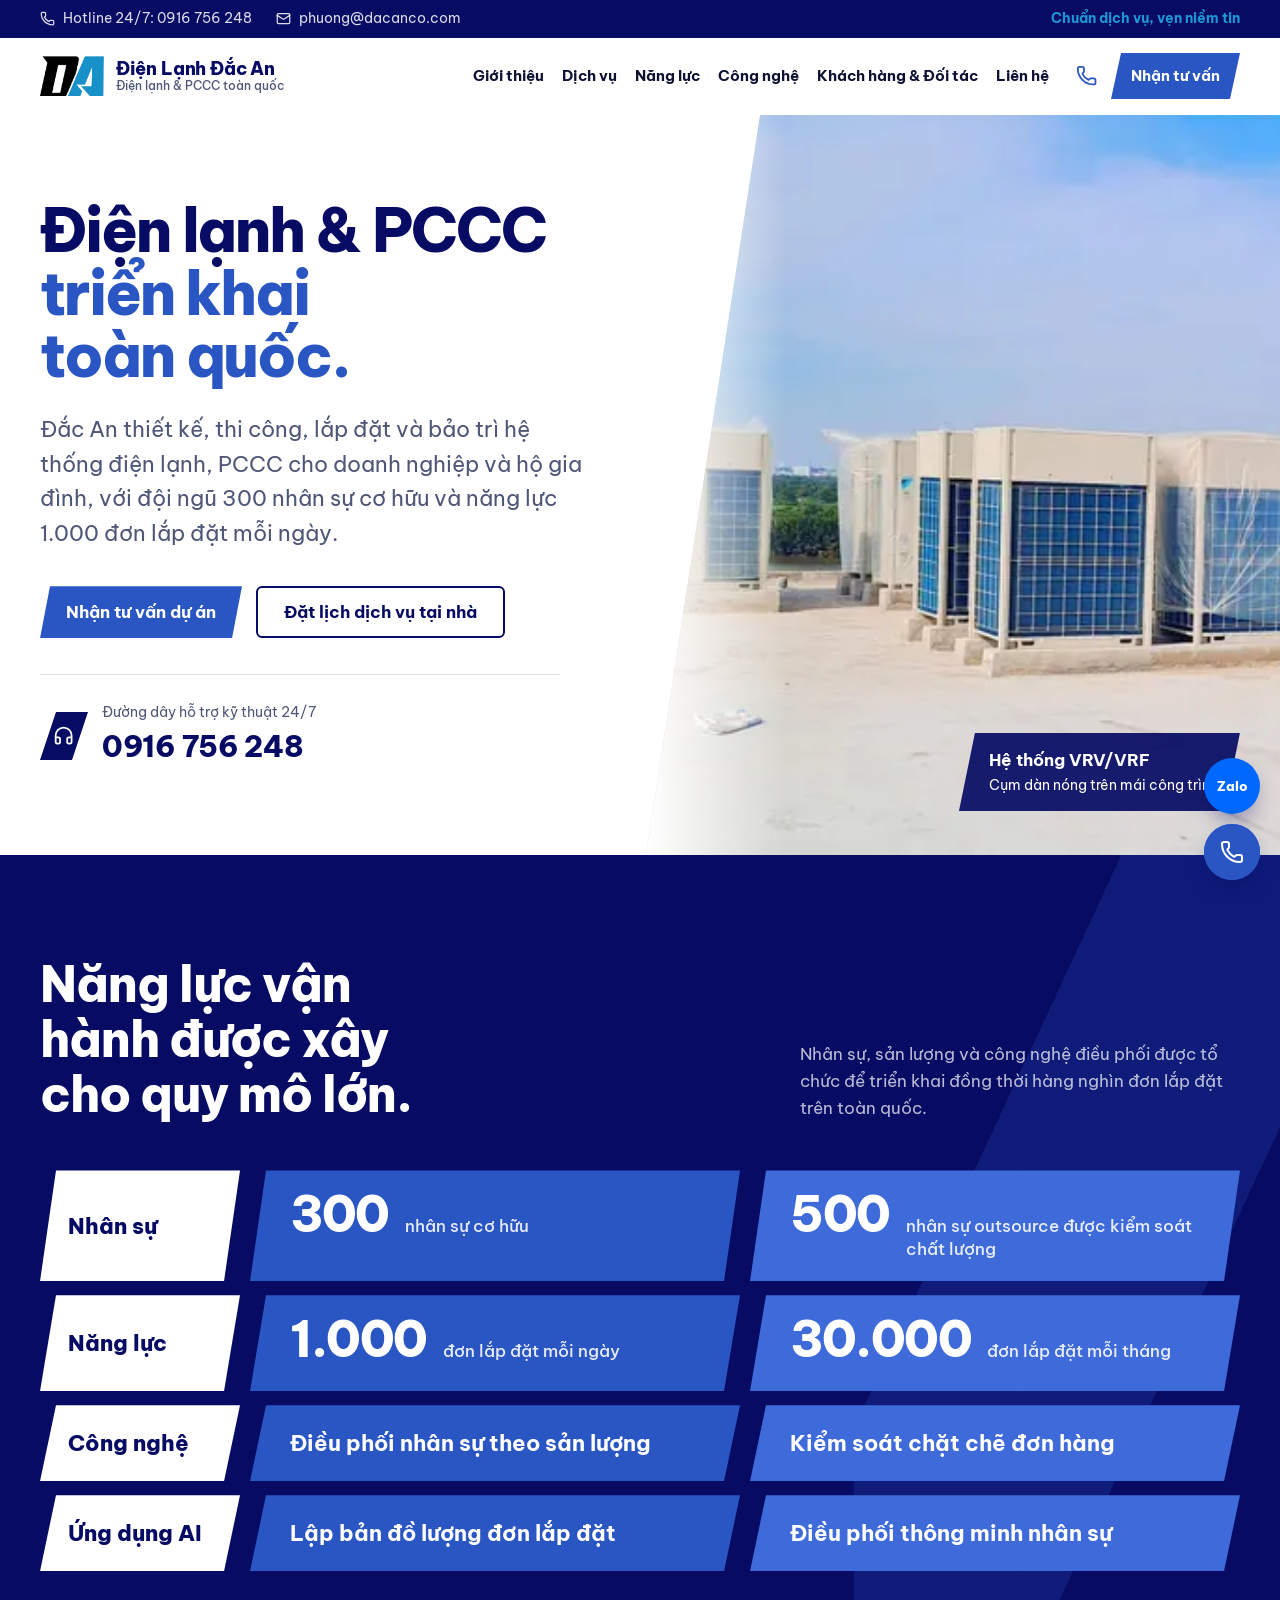
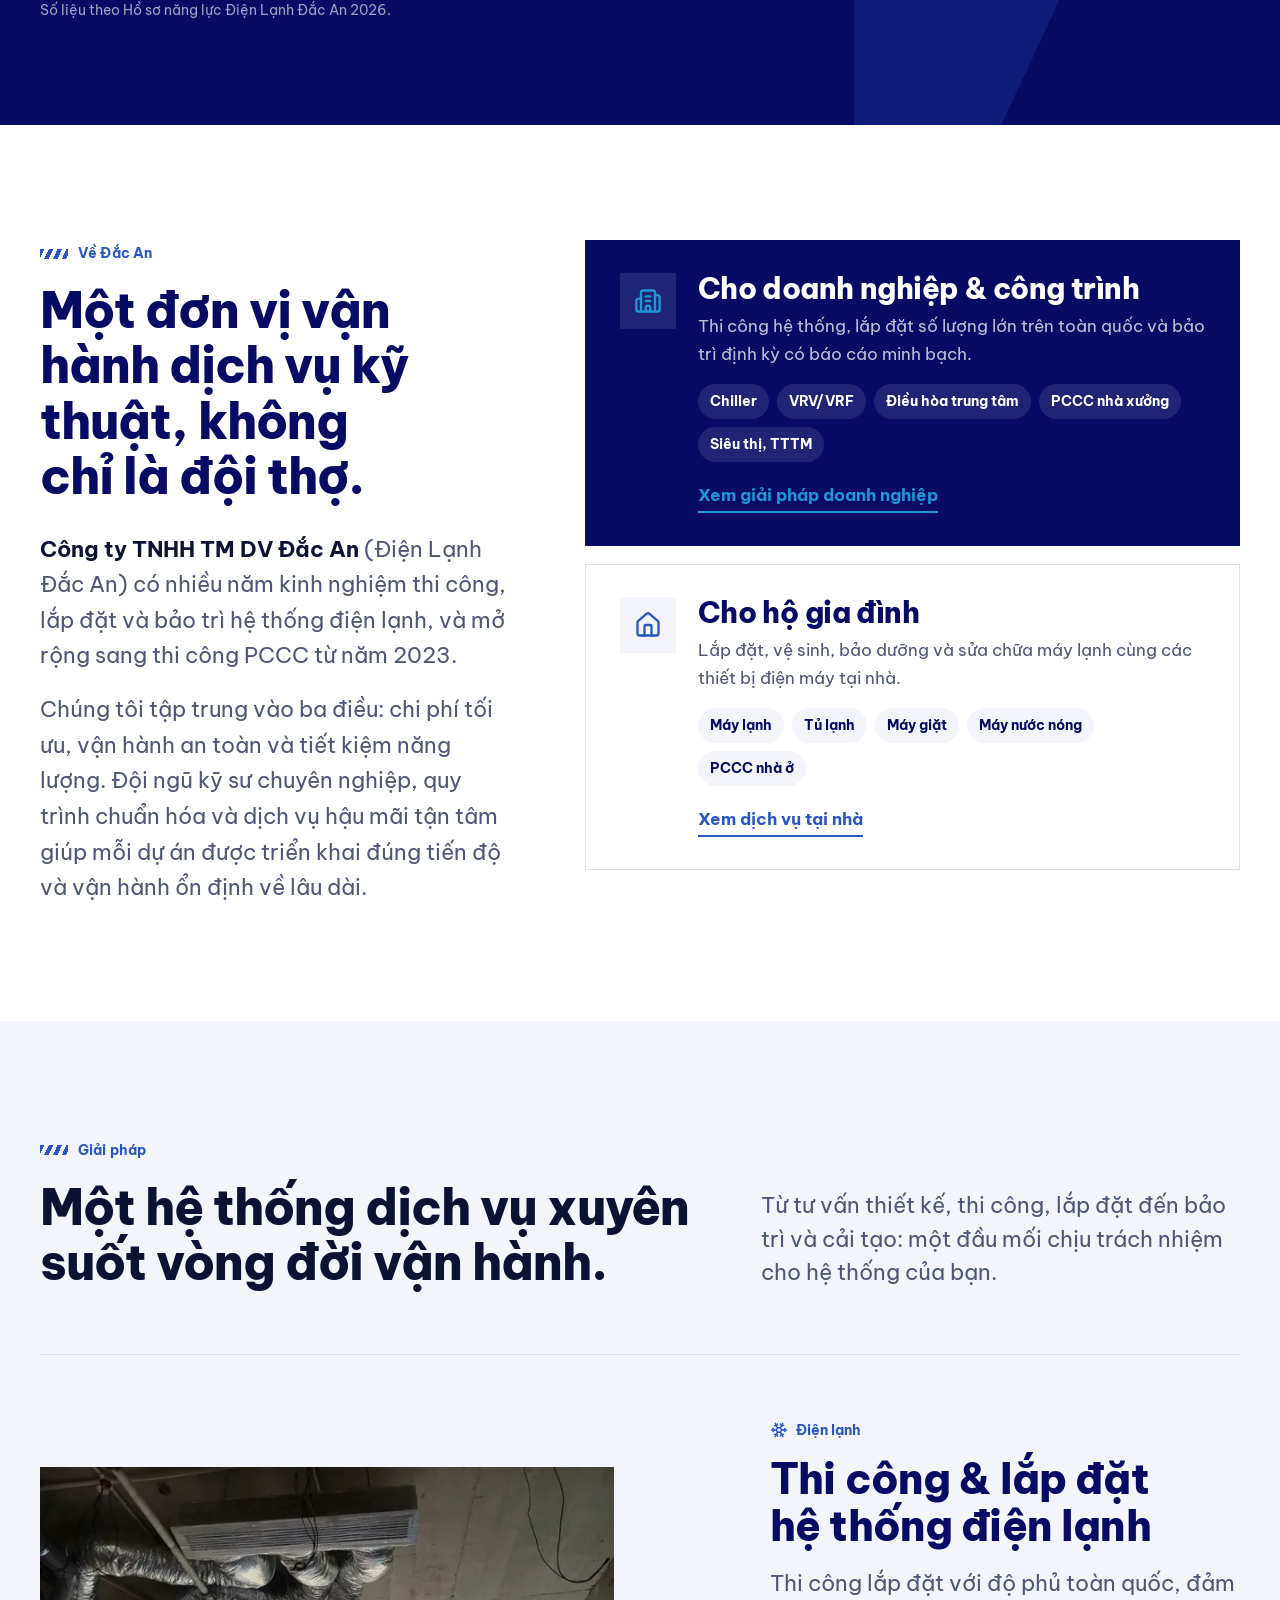
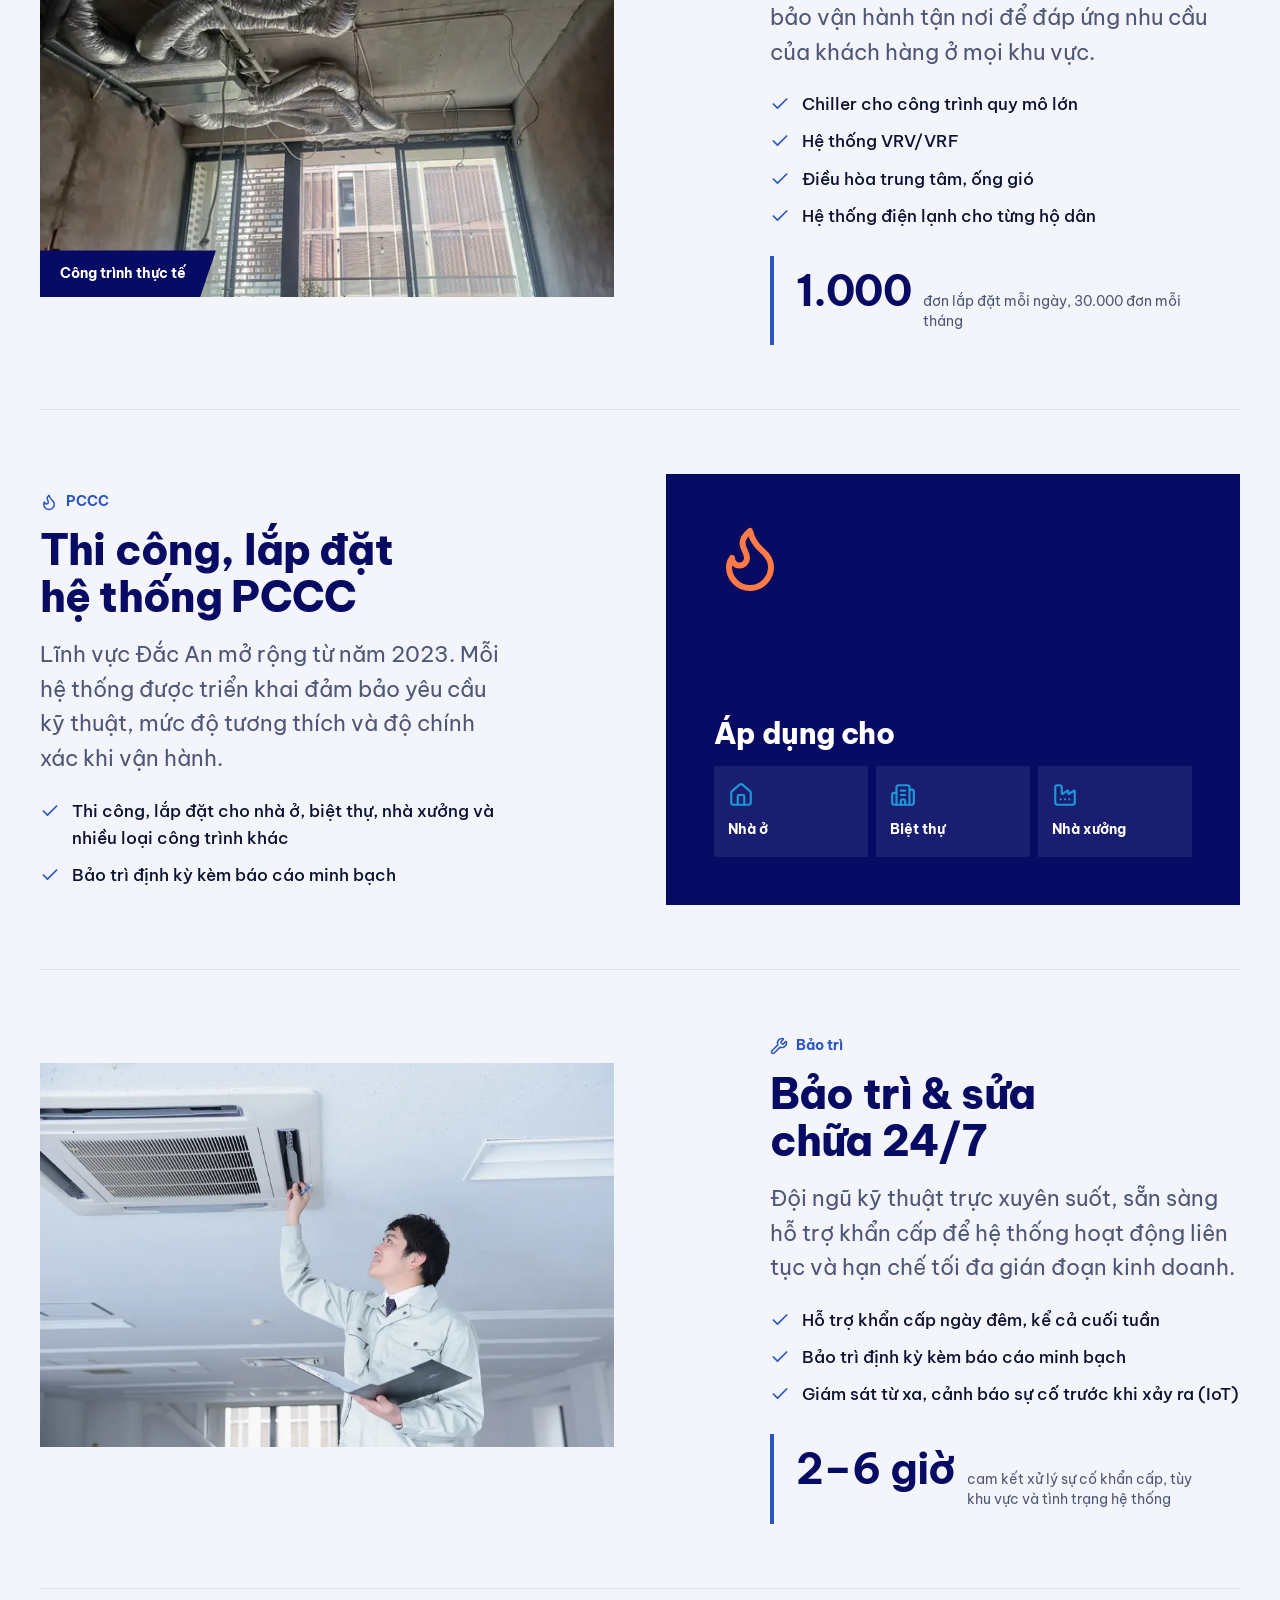
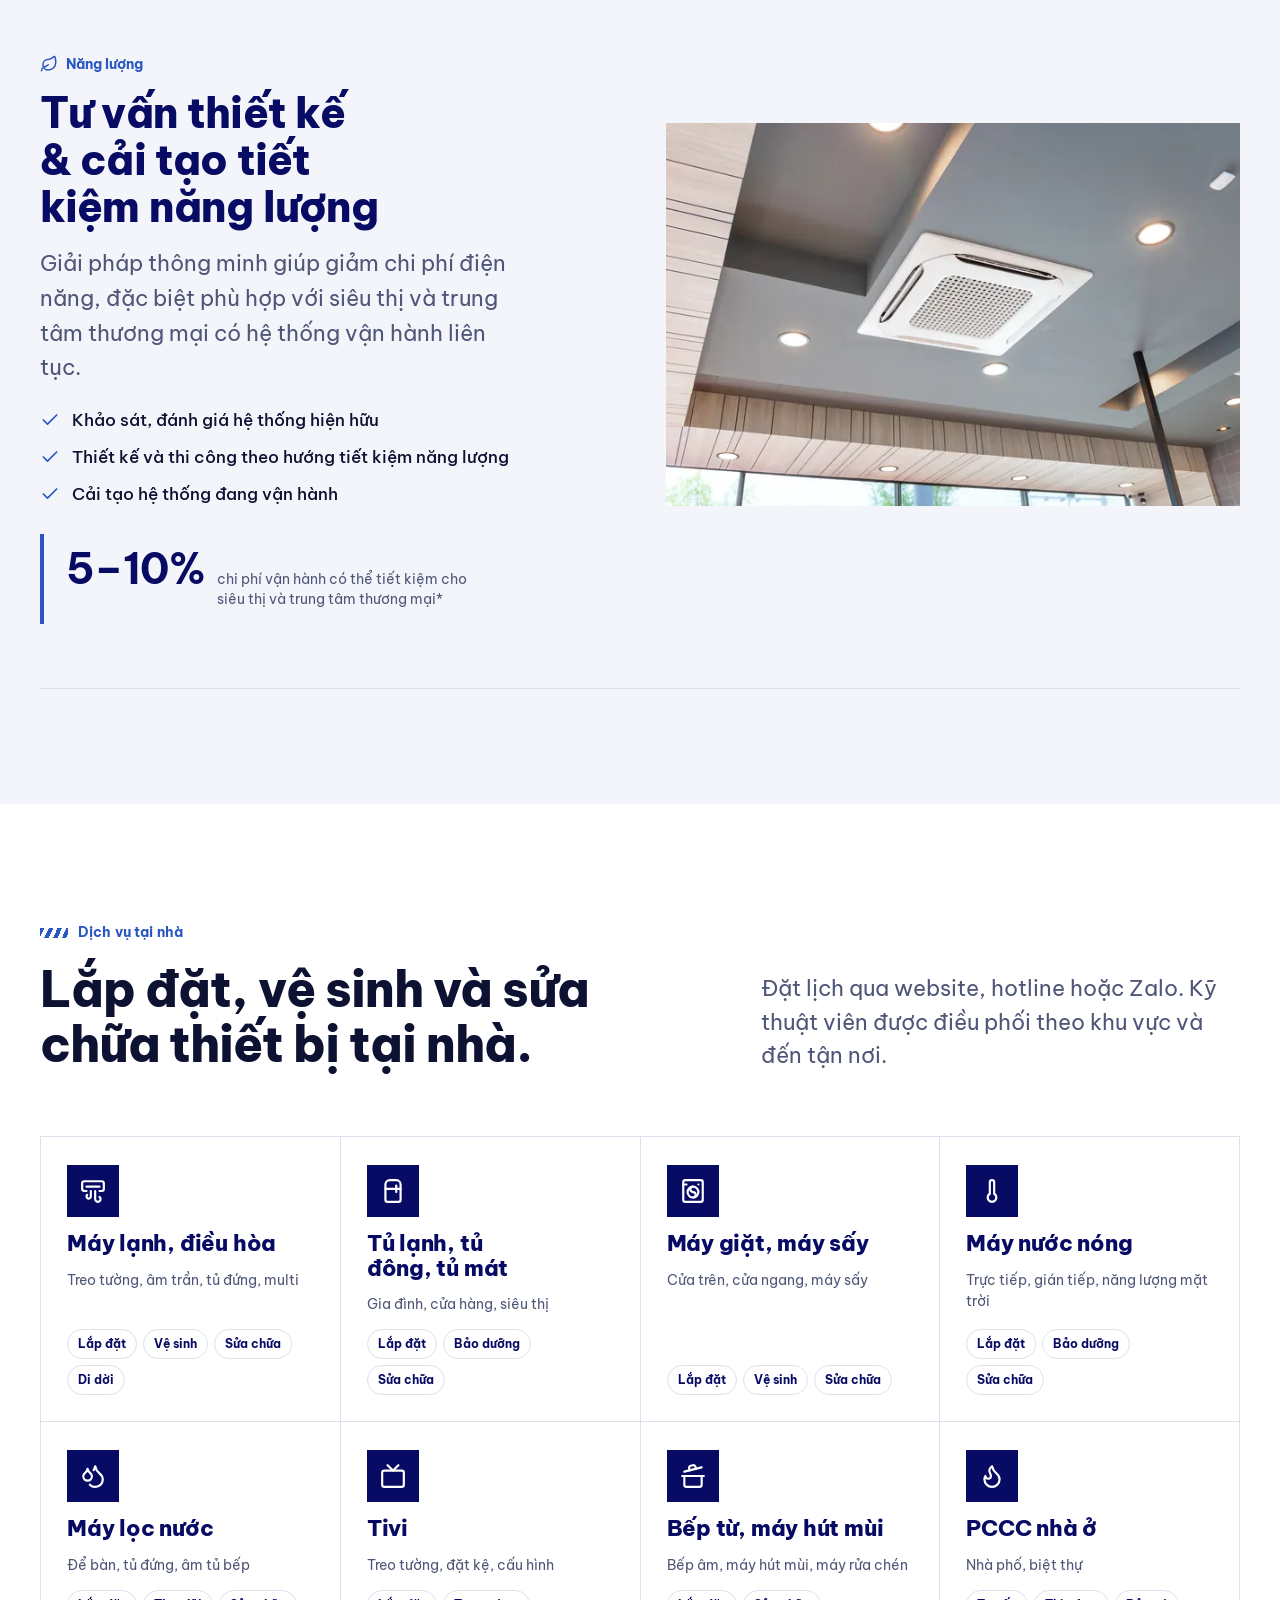
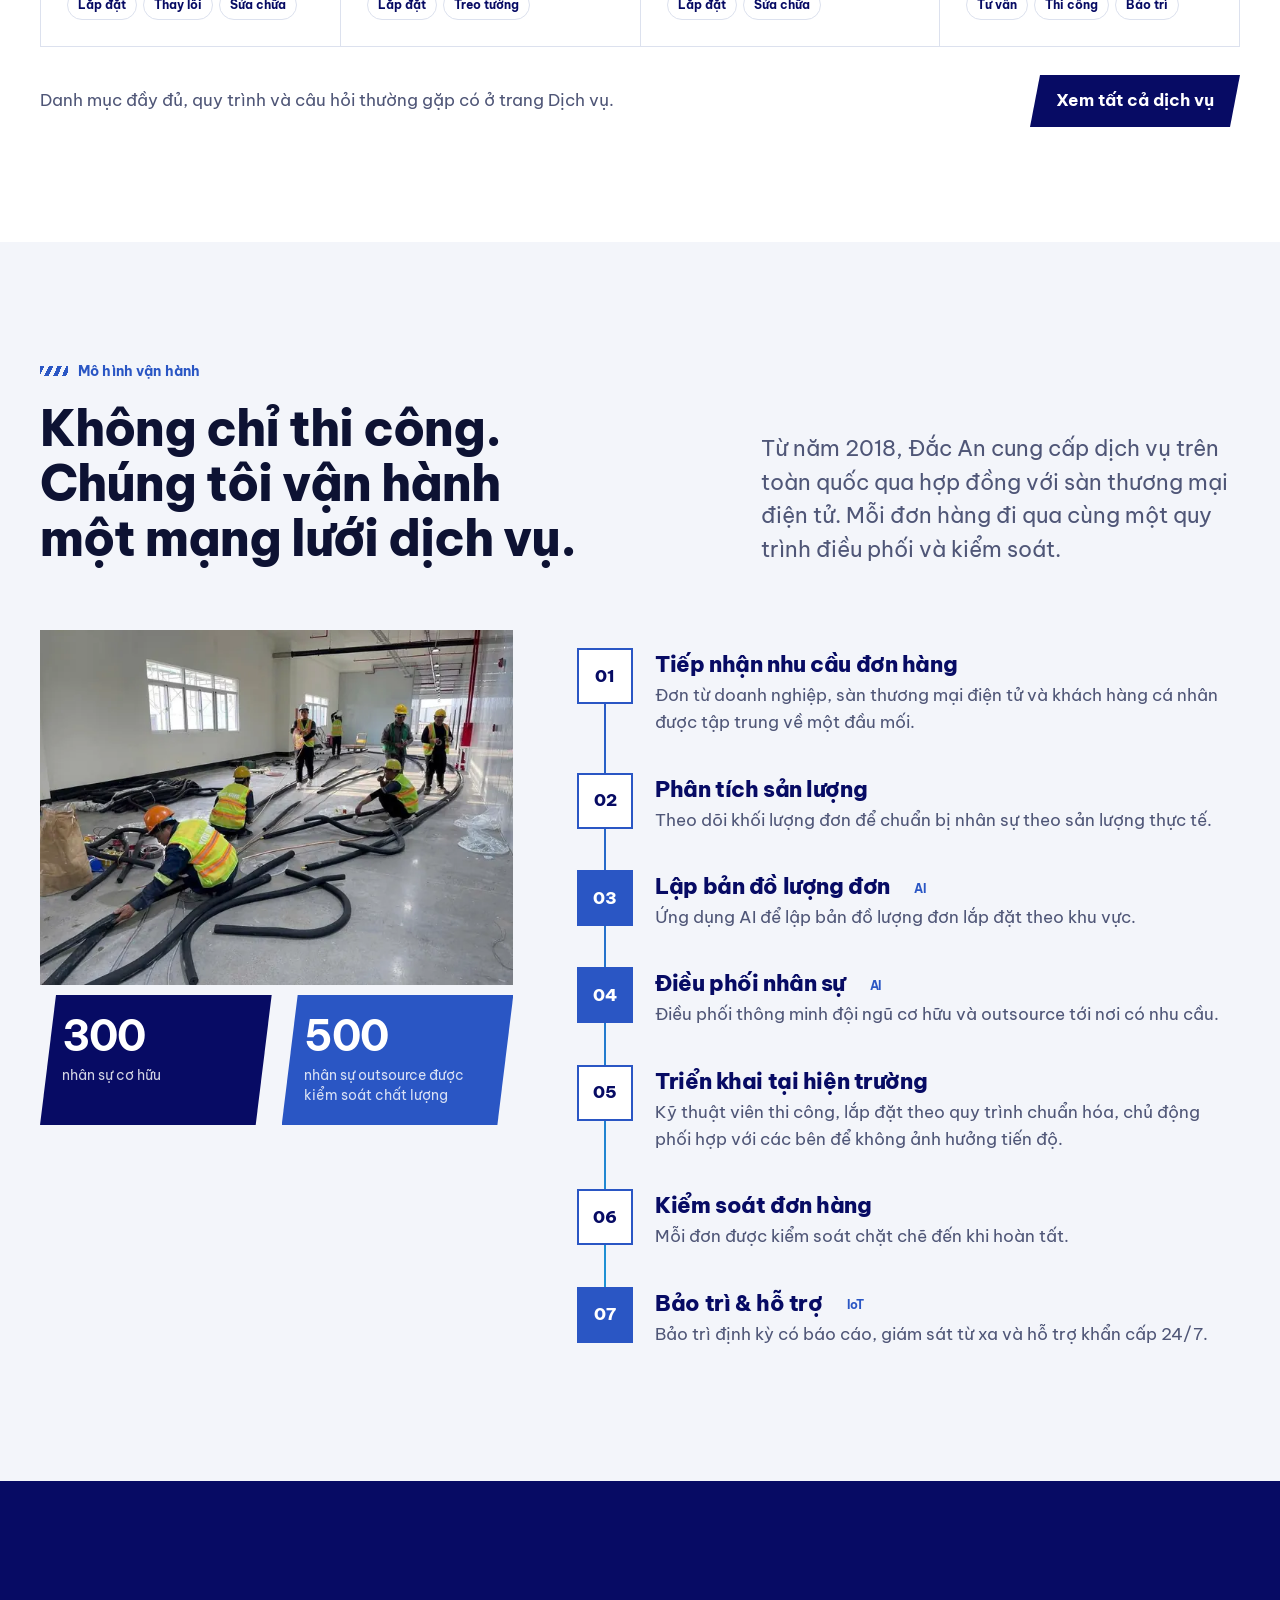
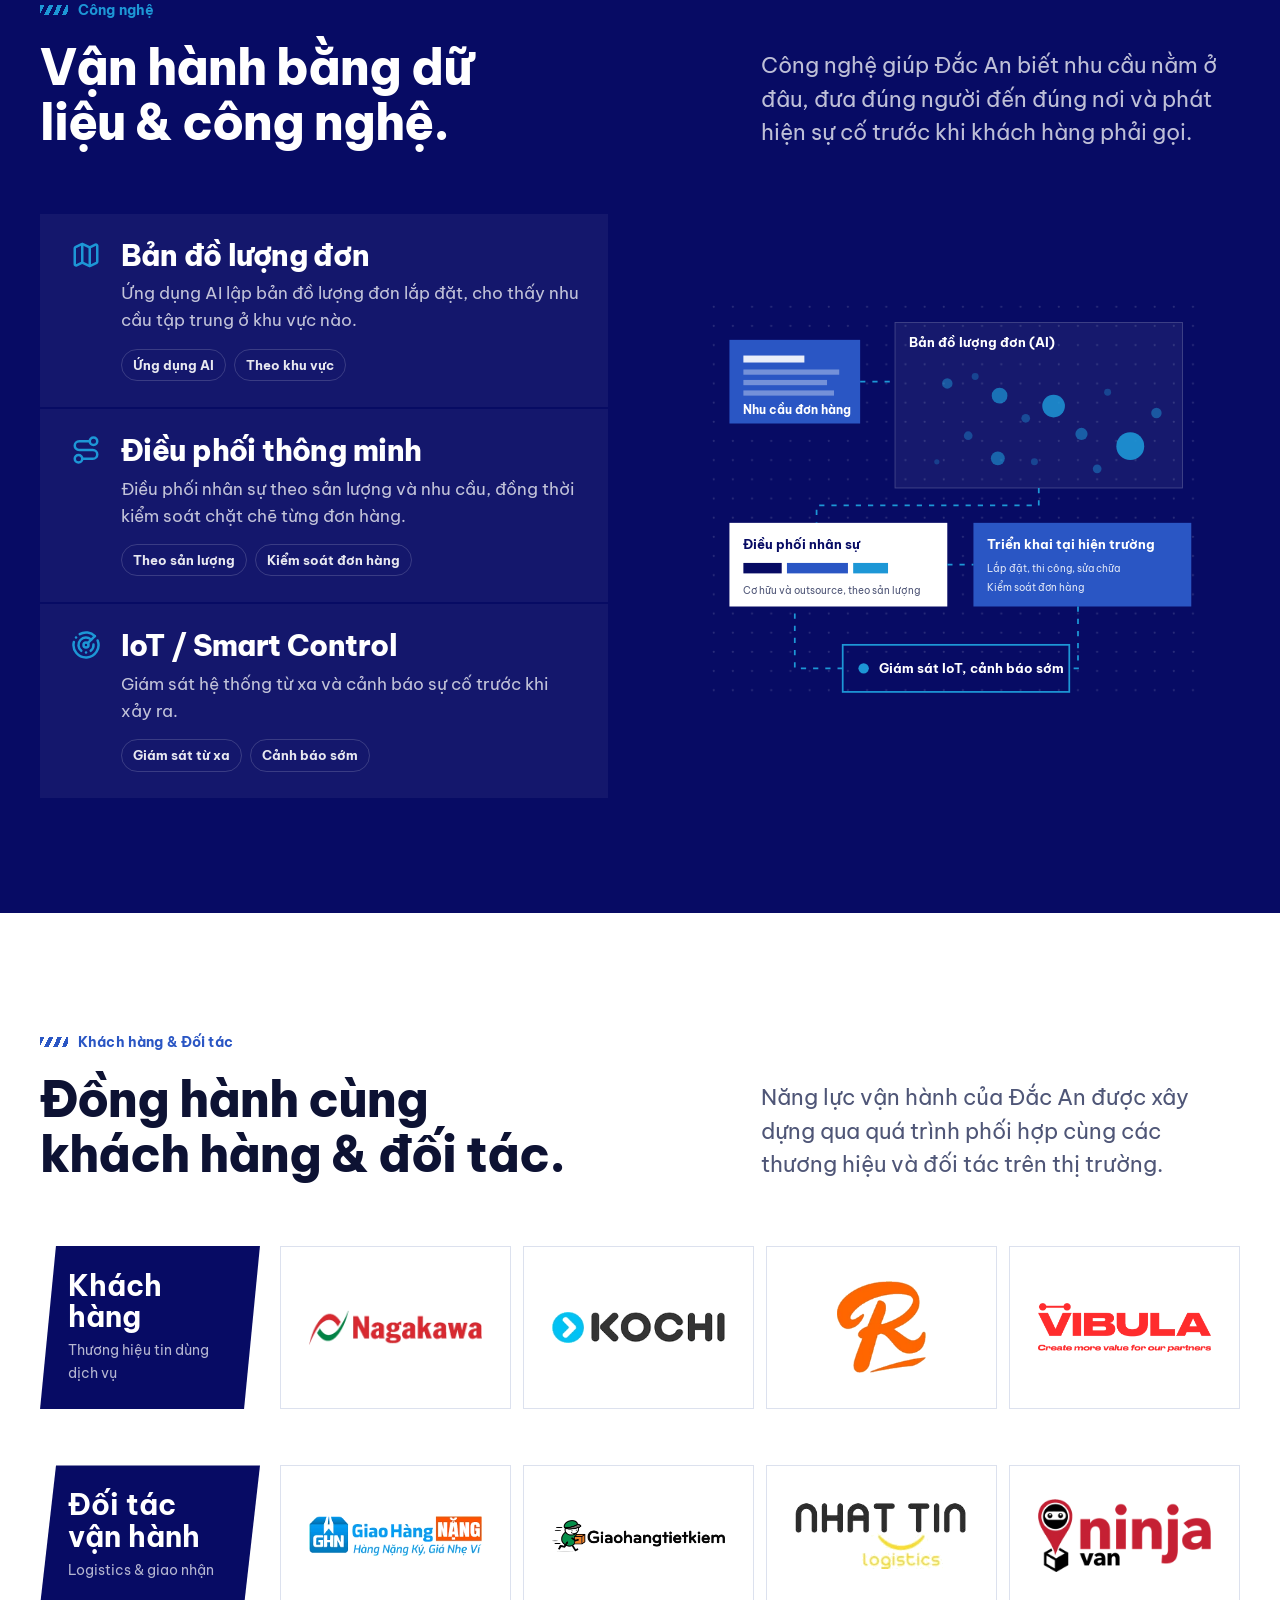
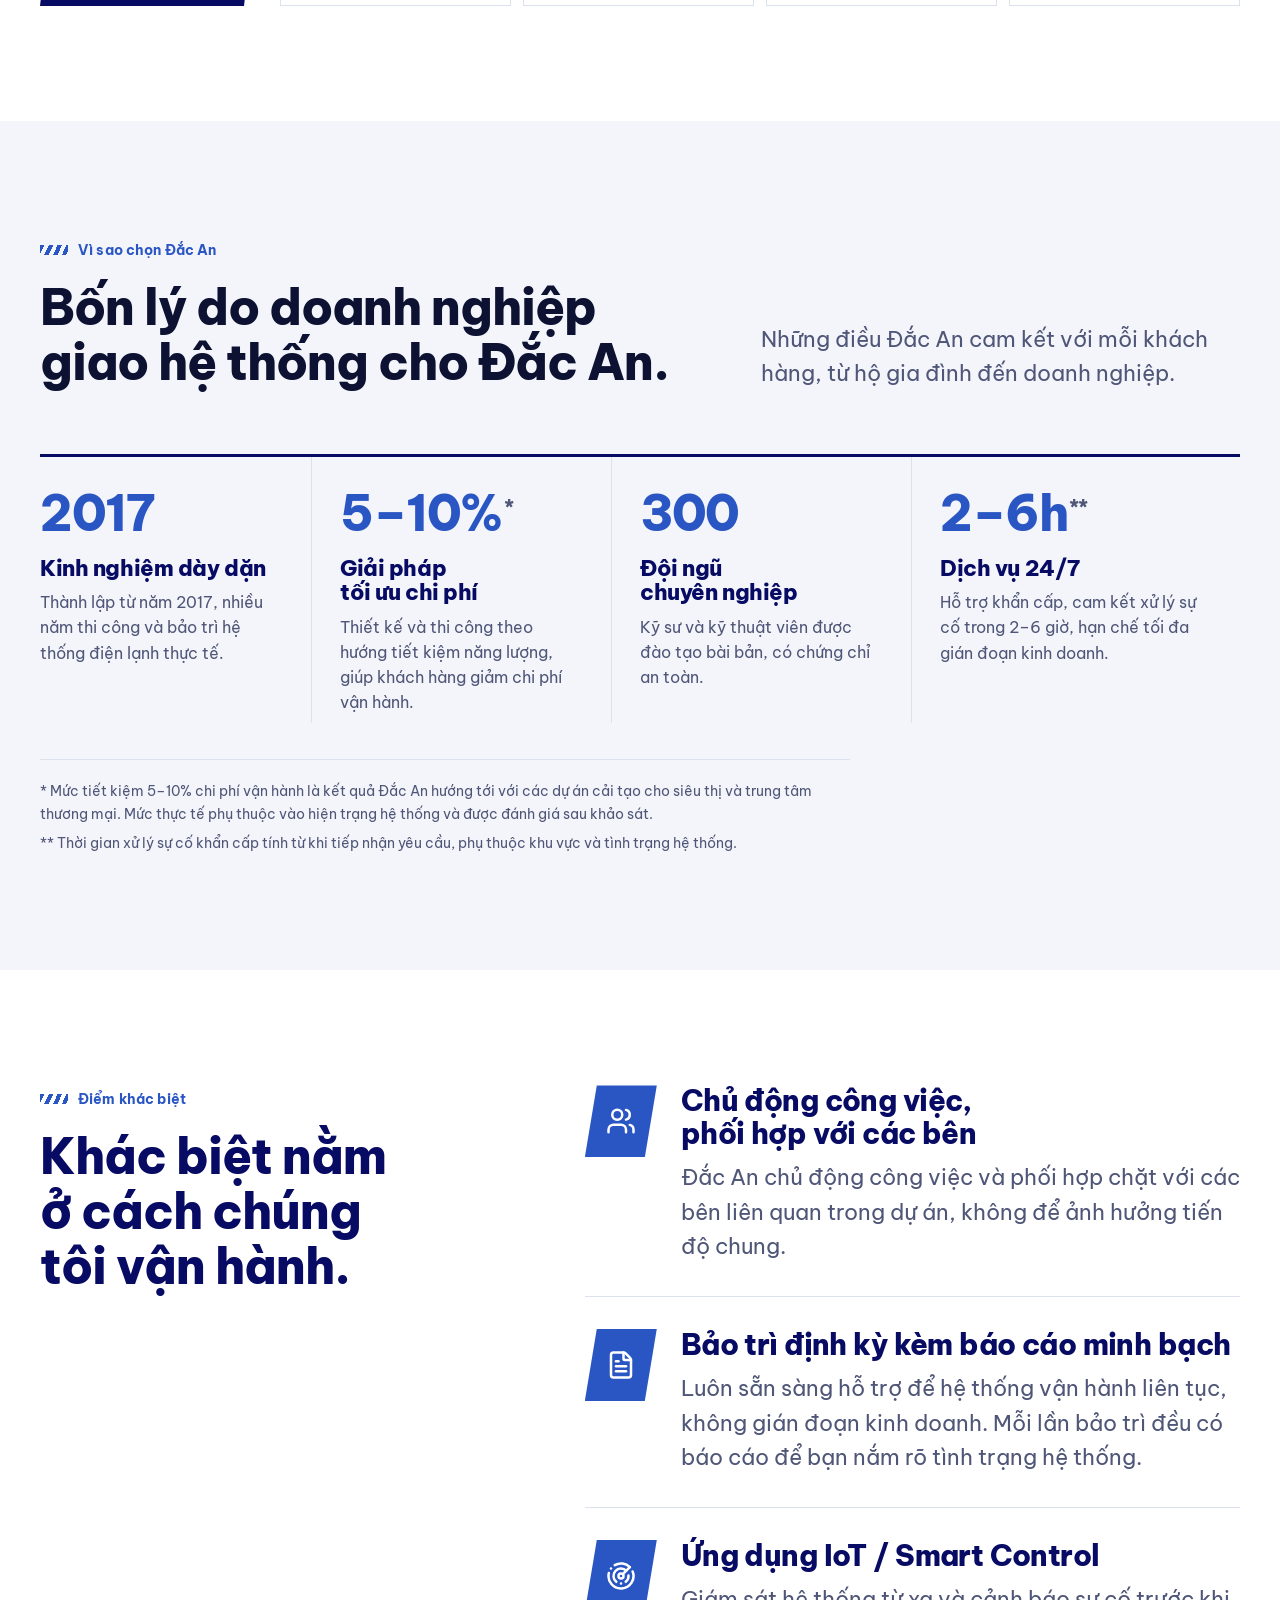
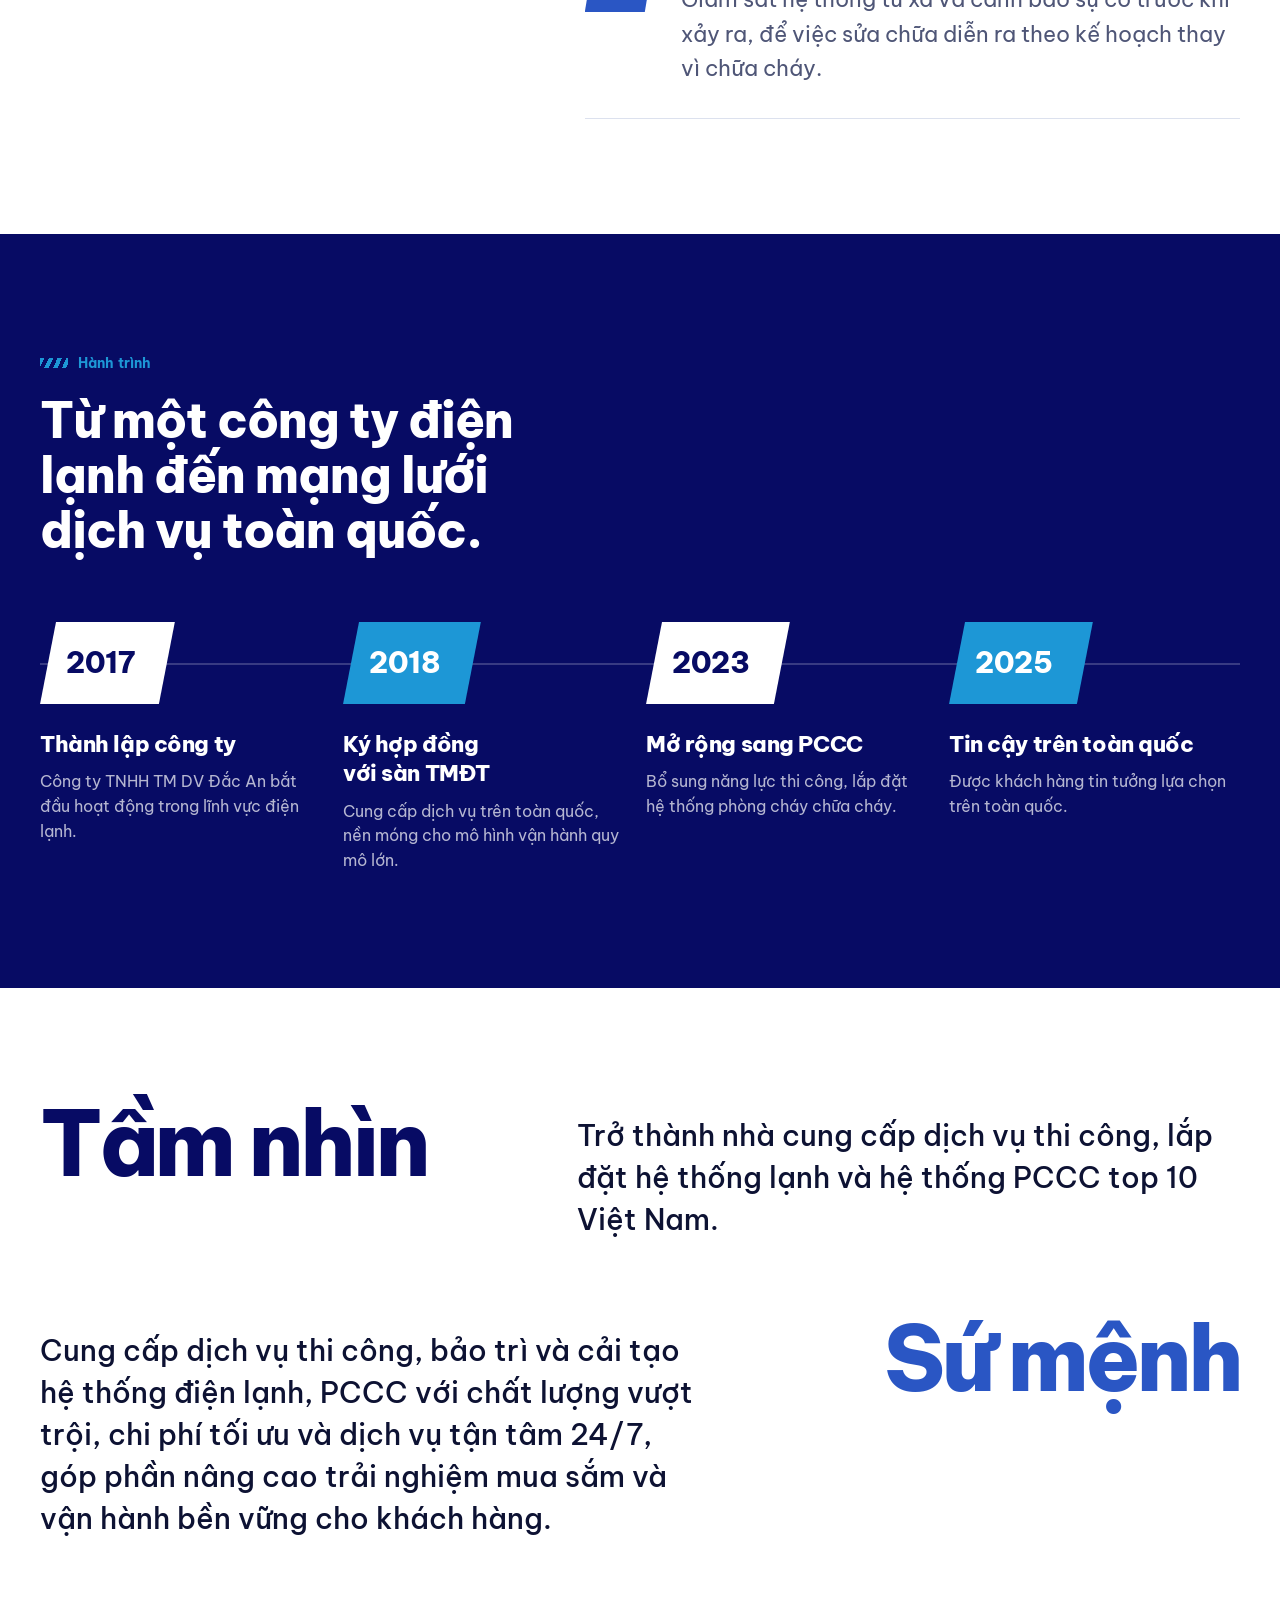
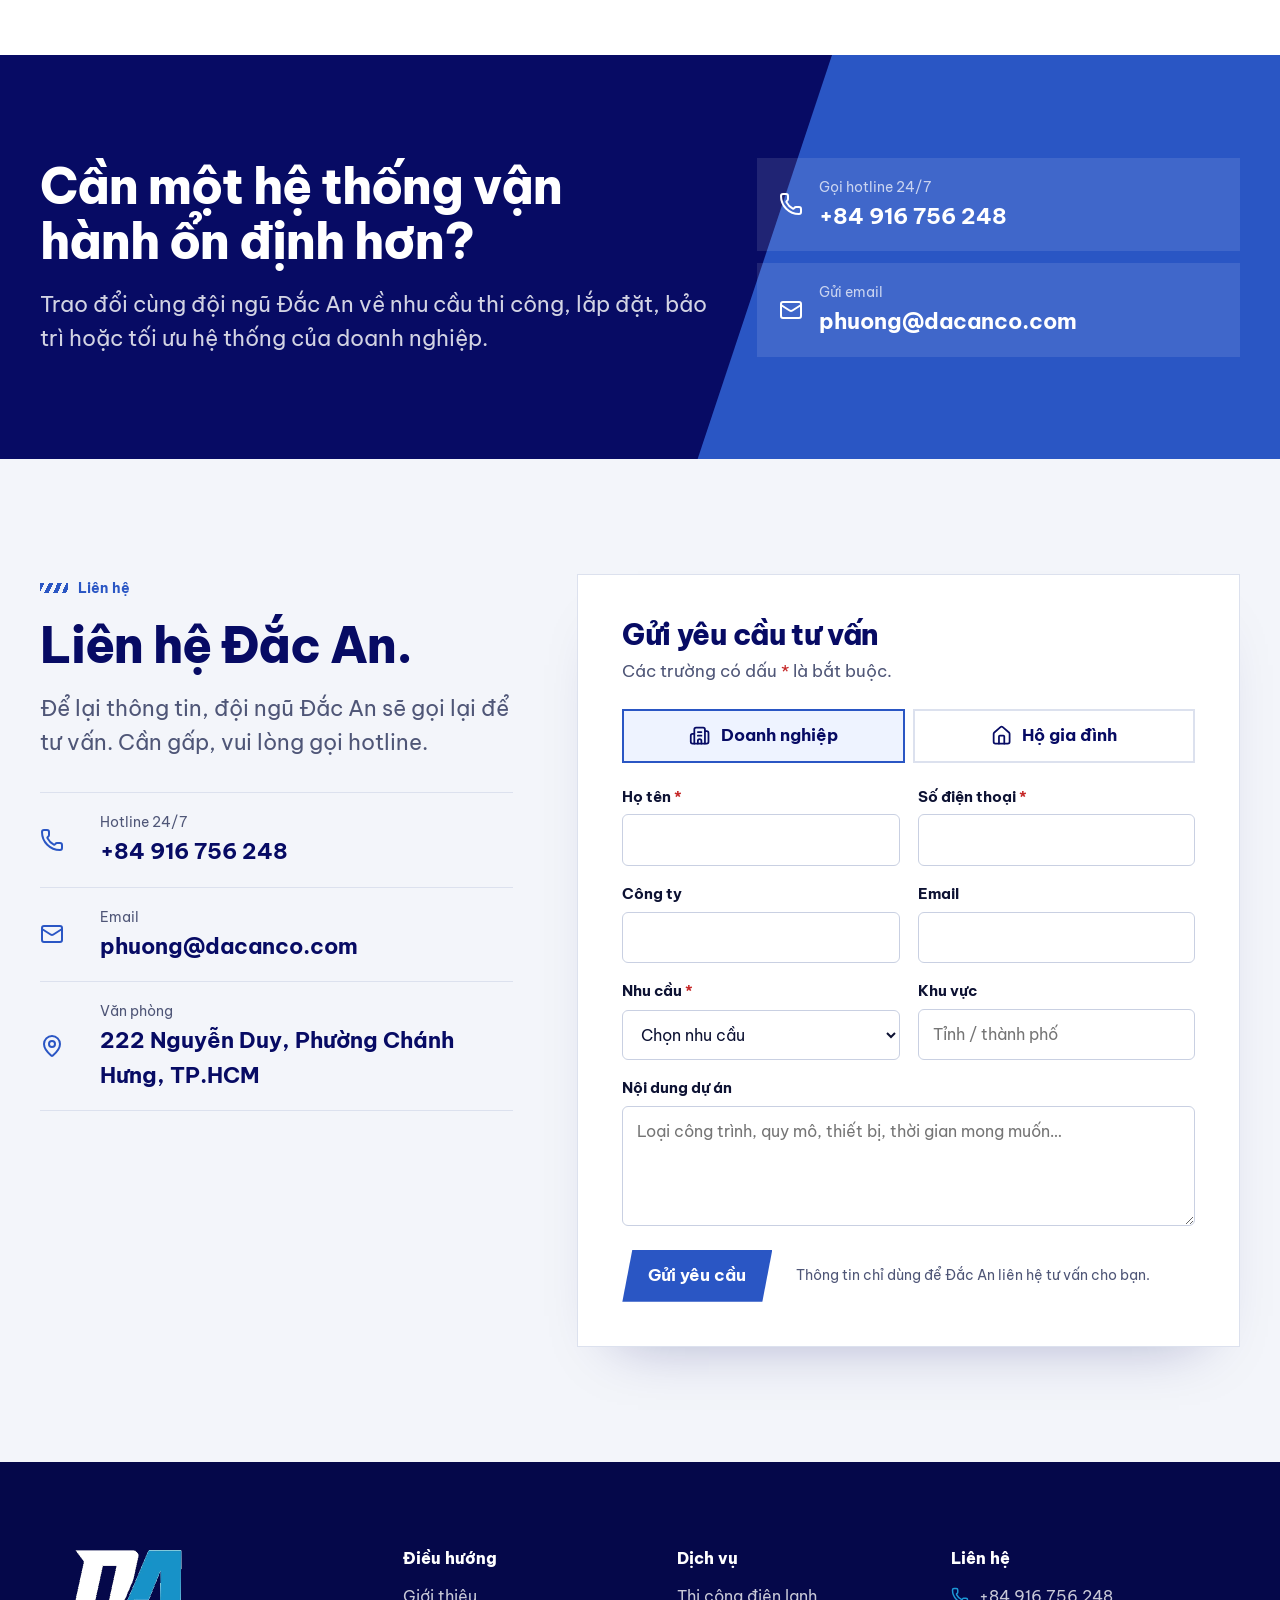
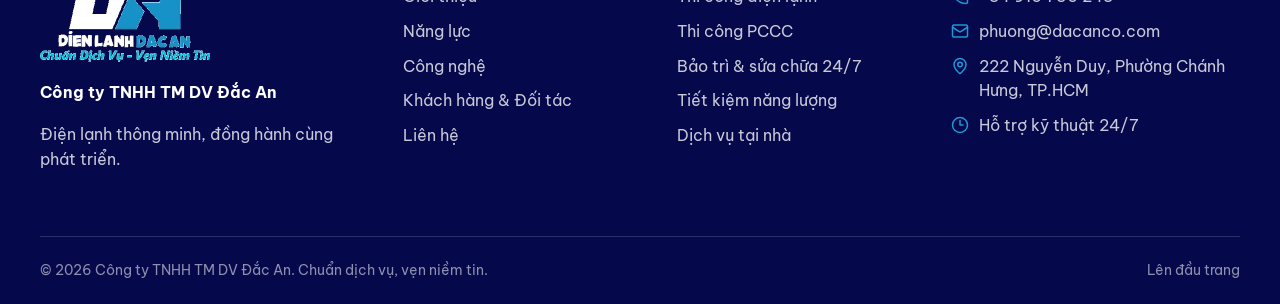
<file: index.html>
<!doctype html>
<html lang="vi">
<head>
<meta charset="utf-8">
<meta name="viewport" content="width=device-width, initial-scale=1">
<title>Điện Lạnh Đắc An | Thi công Điện lạnh &amp; PCCC toàn quốc</title>
<meta name="description" content="Đắc An cung cấp giải pháp thiết kế, thi công, lắp đặt, bảo trì hệ thống điện lạnh và PCCC với năng lực vận hành quy mô lớn trên toàn quốc: 300 nhân sự cơ hữu, 1.000 đơn lắp đặt mỗi ngày, hỗ trợ 24/7.">
<link rel="canonical" href="https://dacanco.com/">
<meta name="theme-color" content="#070B64">
<meta property="og:type" content="website">
<meta property="og:locale" content="vi_VN">
<meta property="og:site_name" content="Điện Lạnh Đắc An">
<meta property="og:title" content="Điện Lạnh Đắc An | Thi công Điện lạnh &amp; PCCC toàn quốc">
<meta property="og:description" content="Thiết kế, thi công, lắp đặt, bảo trì hệ thống điện lạnh và PCCC. 300 nhân sự cơ hữu, 1.000 đơn lắp đặt mỗi ngày, hỗ trợ 24/7.">
<meta property="og:url" content="https://dacanco.com/">
<meta property="og:image" content="https://dacanco.com/assets/img/og-image.jpg">
<meta name="twitter:card" content="summary_large_image">
<link rel="icon" href="/favicon.ico" sizes="any">
<link rel="icon" type="image/png" href="/assets/img/icon-512.png">
<link rel="apple-touch-icon" href="/assets/img/apple-touch-icon.png">
<link rel="manifest" href="/site.webmanifest">
<link rel="preload" href="/assets/fonts/be-vietnam-pro-vietnamese-800-normal.woff2" as="font" type="font/woff2" crossorigin>
<link rel="preload" as="image" href="/assets/img/photos/vrv-rooftop-1000.webp" imagesrcset="/assets/img/photos/vrv-rooftop-640.webp 640w, /assets/img/photos/vrv-rooftop-1000.webp 1000w, /assets/img/photos/vrv-rooftop-1800.webp 1800w" imagesizes="(max-width:1024px) 100vw, 50vw">
<link rel="stylesheet" href="/assets/css/style.css">
<script type="application/ld+json">
{
  "@context":"https://schema.org",
  "@type":"HVACBusiness",
  "name":"Điện Lạnh Đắc An",
  "legalName":"Công ty TNHH TM DV Đắc An",
  "slogan":"Điện lạnh thông minh, đồng hành cùng phát triển",
  "url":"https://dacanco.com/",
  "logo":"https://dacanco.com/assets/img/logos/dacan.png",
  "image":"https://dacanco.com/assets/img/photos/vrv-rooftop-1800.webp",
  "telephone":"+84916756248",
  "email":"phuong@dacanco.com",
  "foundingDate":"2017",
  "areaServed":{"@type":"Country","name":"Việt Nam"},
  "address":{"@type":"PostalAddress","streetAddress":"222 Nguyễn Duy","addressLocality":"Phường Chánh Hưng","addressRegion":"TP. Hồ Chí Minh","addressCountry":"VN"},
  "openingHoursSpecification":{"@type":"OpeningHoursSpecification","dayOfWeek":["Monday","Tuesday","Wednesday","Thursday","Friday","Saturday","Sunday"],"opens":"00:00","closes":"23:59"},
  "knowsAbout":["Chiller","VRV/VRF","Điều hòa trung tâm","Lắp đặt máy lạnh","Hệ thống PCCC","Bảo trì hệ thống điện lạnh"]
}
</script>
</head>
<body>
<a class="skip" href="#main">Bỏ qua, đến nội dung chính</a>

<div class="topbar">
  <div class="wrap">
    <div class="topbar__group">
      <a href="tel:+84916756248"><svg class="ic" aria-hidden="true"><use href="/assets/img/icons.svg#i-phone"/></svg>Hotline 24/7: 0916 756 248</a>
      <a href="mailto:phuong@dacanco.com"><svg class="ic" aria-hidden="true"><use href="/assets/img/icons.svg#i-mail"/></svg>phuong@dacanco.com</a>
    </div>
    <span class="topbar__slogan">Chuẩn dịch vụ, vẹn niềm tin</span>
  </div>
</div>

<header class="header" id="top">
  <div class="wrap">
    <a class="brand" href="/" aria-label="Điện Lạnh Đắc An, về trang chủ">
      <img src="/assets/img/logos/dacan-mark.png" alt="" width="220" height="138">
      <span class="brand__text"><span class="brand__name">Điện Lạnh Đắc An</span><span class="brand__sub">Điện lạnh &amp; PCCC toàn quốc</span></span>
    </a>
    <nav class="nav" aria-label="Điều hướng chính">
      <ul>
        <li><a href="#gioi-thieu">Giới thiệu</a></li>
        <li><a href="/dich-vu/">Dịch vụ</a></li>
        <li><a href="#nang-luc">Năng lực</a></li>
        <li><a href="#cong-nghe">Công nghệ</a></li>
        <li><a href="#doi-tac">Khách hàng &amp; Đối tác</a></li>
        <li><a href="#lien-he">Liên hệ</a></li>
      </ul>
    </nav>
    <div class="header__cta">
      <a class="header__phone" href="tel:+84916756248" aria-label="Gọi 0916 756 248"><svg class="ic" aria-hidden="true"><use href="/assets/img/icons.svg#i-phone"/></svg><span>0916 756 248</span></a>
      <a class="btn" href="#lien-he">Nhận tư vấn</a>
    </div>
    <button class="menu-toggle" type="button" aria-expanded="false" aria-controls="drawer" aria-label="Mở menu"><svg class="ic" aria-hidden="true"><use href="/assets/img/icons.svg#i-menu"/></svg></button>
  </div>
</header>

<div class="drawer" id="drawer" aria-hidden="true">
  <div class="drawer__scrim" data-close></div>
  <div class="drawer__panel" role="dialog" aria-modal="true" aria-label="Menu">
    <div class="drawer__top">
      <img src="/assets/img/logos/dacan.png" alt="Điện Lạnh Đắc An" width="340" height="223" style="height:56px;width:auto">
      <button class="menu-toggle" type="button" data-close aria-label="Đóng menu" style="display:inline-flex;margin:0"><svg class="ic" aria-hidden="true"><use href="/assets/img/icons.svg#i-x"/></svg></button>
    </div>
    <nav aria-label="Menu di động">
      <a href="#gioi-thieu" data-close>Giới thiệu</a>
      <a href="/dich-vu/">Dịch vụ</a>
      <a href="#nang-luc" data-close>Năng lực vận hành</a>
      <a href="#cong-nghe" data-close>Công nghệ</a>
      <a href="#doi-tac" data-close>Khách hàng &amp; Đối tác</a>
      <a href="#hanh-trinh" data-close>Hành trình</a>
      <a href="#lien-he" data-close>Liên hệ</a>
    </nav>
    <div class="drawer__actions">
      <a class="btn" href="#lien-he" data-close>Nhận tư vấn</a>
      <a class="btn btn--ghost" href="tel:+84916756248">Gọi 0916 756 248</a>
    </div>
  </div>
</div>

<main id="main">

<!-- HERO -->
<section class="hero" aria-labelledby="hero-title">
  <div class="wrap hero__grid">
    <div class="hero__copy">
      <h1 id="hero-title">Điện lạnh &amp; PCCC <span class="line2">triển khai toàn quốc.</span></h1>
      <p class="hero__lead">Đắc An thiết kế, thi công, lắp đặt và bảo trì hệ thống điện lạnh, PCCC cho doanh nghiệp và hộ gia đình, với đội ngũ 300 nhân sự cơ hữu và năng lực 1.000 đơn lắp đặt mỗi ngày.</p>
      <div class="hero__actions">
        <a class="btn" href="#lien-he">Nhận tư vấn dự án</a>
        <a class="btn btn--ghost" href="/dich-vu/#dat-lich">Đặt lịch dịch vụ tại nhà</a>
      </div>
      <div class="hero__hotline">
        <span class="badge tab"><svg class="ic" aria-hidden="true"><use href="/assets/img/icons.svg#i-headphones"/></svg></span>
        <div><small>Đường dây hỗ trợ kỹ thuật 24/7</small><a href="tel:+84916756248">0916 756 248</a></div>
      </div>
    </div>
    <div class="hero__media">
      <picture>
        <source type="image/webp" srcset="/assets/img/photos/vrv-rooftop-640.webp 640w, /assets/img/photos/vrv-rooftop-1000.webp 1000w, /assets/img/photos/vrv-rooftop-1800.webp 1800w" sizes="(max-width:1024px) 100vw, 50vw">
        <img src="/assets/img/photos/vrv-rooftop-640.jpg" alt="Cụm dàn nóng hệ thống VRV/VRF lắp đặt trên mái công trình" width="1844" height="1142" fetchpriority="high">
      </picture>
      <p class="hero__caption tab"><strong>Hệ thống VRV/VRF</strong>Cụm dàn nóng trên mái công trình</p>
    </div>
  </div>
  </section>

<!-- CAPACITY LEDGER -->
<section class="ledger" id="nang-luc" aria-labelledby="ledger-title">
  <div class="wrap">
    <div class="ledger__head">
      <h2 id="ledger-title">Năng lực vận hành được xây cho quy mô lớn.</h2>
      <p>Nhân sự, sản lượng và công nghệ điều phối được tổ chức để triển khai đồng thời hàng nghìn đơn lắp đặt trên toàn quốc.</p>
    </div>
    <div class="ledger__rows">
      <div class="ledger__row">
        <div class="ledger__label tab">Nhân sự</div>
        <div class="ledger__cell tab"><span class="ledger__num"><span class="count" data-to="300">300</span></span><span class="ledger__unit">nhân sự cơ hữu</span></div>
        <div class="ledger__cell ledger__cell--alt tab"><span class="ledger__num"><span class="count" data-to="500">500</span></span><span class="ledger__unit">nhân sự outsource được kiểm soát chất lượng</span></div>
      </div>
      <div class="ledger__row">
        <div class="ledger__label tab">Năng lực</div>
        <div class="ledger__cell tab"><span class="ledger__num"><span class="count" data-to="1000">1.000</span></span><span class="ledger__unit">đơn lắp đặt mỗi ngày</span></div>
        <div class="ledger__cell ledger__cell--alt tab"><span class="ledger__num"><span class="count" data-to="30000">30.000</span></span><span class="ledger__unit">đơn lắp đặt mỗi tháng</span></div>
      </div>
      <div class="ledger__row ledger__row--text">
        <div class="ledger__label tab">Công nghệ</div>
        <div class="ledger__cell tab">Điều phối nhân sự theo sản lượng</div>
        <div class="ledger__cell ledger__cell--alt tab">Kiểm soát chặt chẽ đơn hàng</div>
      </div>
      <div class="ledger__row ledger__row--text">
        <div class="ledger__label tab">Ứng dụng AI</div>
        <div class="ledger__cell tab">Lập bản đồ lượng đơn lắp đặt</div>
        <div class="ledger__cell ledger__cell--alt tab">Điều phối thông minh nhân sự</div>
      </div>
    </div>
    <p class="ledger__note">Số liệu theo Hồ sơ năng lực Điện Lạnh Đắc An 2026.</p>
  </div>
</section>

<!-- INTRO / AUDIENCES -->
<section class="section" id="gioi-thieu" aria-labelledby="intro-title">
  <div class="wrap intro">
    <div>
      <p class="kicker">Về Đắc An</p>
      <h2 id="intro-title">Một đơn vị vận hành dịch vụ kỹ thuật, không chỉ là đội thợ.</h2>
      <div class="intro__body">
        <p><strong>Công ty TNHH TM DV Đắc An</strong> (Điện Lạnh Đắc An) có nhiều năm kinh nghiệm thi công, lắp đặt và bảo trì hệ thống điện lạnh, và mở rộng sang thi công PCCC từ năm 2023.</p>
        <p>Chúng tôi tập trung vào ba điều: chi phí tối ưu, vận hành an toàn và tiết kiệm năng lượng. Đội ngũ kỹ sư chuyên nghiệp, quy trình chuẩn hóa và dịch vụ hậu mãi tận tâm giúp mỗi dự án được triển khai đúng tiến độ và vận hành ổn định về lâu dài.</p>
      </div>
    </div>
    <div class="audiences">
      <a class="audience audience--dark" href="#dich-vu">
        <span class="audience__icon"><svg class="ic" aria-hidden="true"><use href="/assets/img/icons.svg#i-building-2"/></svg></span>
        <div>
          <h3>Cho doanh nghiệp &amp; công trình</h3>
          <p>Thi công hệ thống, lắp đặt số lượng lớn trên toàn quốc và bảo trì định kỳ có báo cáo minh bạch.</p>
          <ul><li>Chiller</li><li>VRV/VRF</li><li>Điều hòa trung tâm</li><li>PCCC nhà xưởng</li><li>Siêu thị, TTTM</li></ul>
          <span class="link">Xem giải pháp doanh nghiệp</span>
        </div>
      </a>
      <a class="audience" href="/dich-vu/">
        <span class="audience__icon"><svg class="ic" aria-hidden="true"><use href="/assets/img/icons.svg#i-house"/></svg></span>
        <div>
          <h3>Cho hộ gia đình</h3>
          <p>Lắp đặt, vệ sinh, bảo dưỡng và sửa chữa máy lạnh cùng các thiết bị điện máy tại nhà.</p>
          <ul><li>Máy lạnh</li><li>Tủ lạnh</li><li>Máy giặt</li><li>Máy nước nóng</li><li>PCCC nhà ở</li></ul>
          <span class="link">Xem dịch vụ tại nhà</span>
        </div>
      </a>
    </div>
  </div>
</section>

<!-- SERVICES -->
<section class="section section--paper" id="dich-vu" aria-labelledby="svc-title">
  <div class="wrap">
    <div class="section-head">
      <div>
        <p class="kicker">Giải pháp</p>
        <h2 id="svc-title">Một hệ thống dịch vụ xuyên suốt vòng đời vận hành.</h2>
      </div>
      <p>Từ tư vấn thiết kế, thi công, lắp đặt đến bảo trì và cải tạo: một đầu mối chịu trách nhiệm cho hệ thống của bạn.</p>
    </div>

    <article class="svc">
      <div class="svc__media">
        <picture>
          <source type="image/webp" srcset="/assets/img/photos/duct-system-640.webp 640w, /assets/img/photos/duct-system-1280.webp 1280w" sizes="(max-width:1024px) 100vw, 50vw">
          <img src="/assets/img/photos/duct-system-640.jpg" alt="Hệ thống ống gió điều hòa trung tâm đang thi công trên trần bê tông" width="1280" height="960" loading="lazy" decoding="async">
        </picture>
        <span class="stamp">Công trình thực tế</span>
      </div>
      <div class="svc__body">
        <p class="svc__tag"><svg class="ic" aria-hidden="true"><use href="/assets/img/icons.svg#i-snowflake"/></svg>Điện lạnh</p>
        <h3>Thi công &amp; lắp đặt hệ thống điện lạnh</h3>
        <p class="svc__desc">Thi công lắp đặt với độ phủ toàn quốc, đảm bảo vận hành tận nơi để đáp ứng nhu cầu của khách hàng ở mọi khu vực.</p>
        <ul class="checklist">
          <li><svg class="ic" aria-hidden="true"><use href="/assets/img/icons.svg#i-check"/></svg>Chiller cho công trình quy mô lớn</li>
          <li><svg class="ic" aria-hidden="true"><use href="/assets/img/icons.svg#i-check"/></svg>Hệ thống VRV/VRF</li>
          <li><svg class="ic" aria-hidden="true"><use href="/assets/img/icons.svg#i-check"/></svg>Điều hòa trung tâm, ống gió</li>
          <li><svg class="ic" aria-hidden="true"><use href="/assets/img/icons.svg#i-check"/></svg>Hệ thống điện lạnh cho từng hộ dân</li>
        </ul>
        <div class="svc__metric"><b>1.000</b><span>đơn lắp đặt mỗi ngày, 30.000 đơn mỗi tháng</span></div>
      </div>
    </article>

    <article class="svc svc--flip">
      <div class="svc__media svc__media--panel">
        <svg class="ic panel-icon" aria-hidden="true"><use href="/assets/img/icons.svg#i-flame"/></svg>
        <div>
          <h4>Áp dụng cho</h4>
          <div class="grid">
            <span><svg class="ic" aria-hidden="true"><use href="/assets/img/icons.svg#i-house"/></svg>Nhà ở</span>
            <span><svg class="ic" aria-hidden="true"><use href="/assets/img/icons.svg#i-building-2"/></svg>Biệt thự</span>
            <span><svg class="ic" aria-hidden="true"><use href="/assets/img/icons.svg#i-factory"/></svg>Nhà xưởng</span>
          </div>
        </div>
      </div>
      <div class="svc__body">
        <p class="svc__tag"><svg class="ic" aria-hidden="true"><use href="/assets/img/icons.svg#i-flame"/></svg>PCCC</p>
        <h3>Thi công, lắp đặt hệ thống PCCC</h3>
        <p class="svc__desc">Lĩnh vực Đắc An mở rộng từ năm 2023. Mỗi hệ thống được triển khai đảm bảo yêu cầu kỹ thuật, mức độ tương thích và độ chính xác khi vận hành.</p>
        <ul class="checklist">
          <li><svg class="ic" aria-hidden="true"><use href="/assets/img/icons.svg#i-check"/></svg>Thi công, lắp đặt cho nhà ở, biệt thự, nhà xưởng và nhiều loại công trình khác</li>
          <li><svg class="ic" aria-hidden="true"><use href="/assets/img/icons.svg#i-check"/></svg>Bảo trì định kỳ kèm báo cáo minh bạch</li>
        </ul>
      </div>
    </article>

    <article class="svc">
      <div class="svc__media">
        <picture>
          <source type="image/webp" srcset="/assets/img/photos/technician-800.webp 800w, /assets/img/photos/technician-1600.webp 1600w" sizes="(max-width:1024px) 100vw, 50vw">
          <img src="/assets/img/photos/technician-800.jpg" alt="Kỹ thuật viên kiểm tra dàn lạnh âm trần" width="1701" height="1135" loading="lazy" decoding="async">
        </picture>
      </div>
      <div class="svc__body">
        <p class="svc__tag"><svg class="ic" aria-hidden="true"><use href="/assets/img/icons.svg#i-wrench"/></svg>Bảo trì</p>
        <h3>Bảo trì &amp; sửa chữa 24/7</h3>
        <p class="svc__desc">Đội ngũ kỹ thuật trực xuyên suốt, sẵn sàng hỗ trợ khẩn cấp để hệ thống hoạt động liên tục và hạn chế tối đa gián đoạn kinh doanh.</p>
        <ul class="checklist">
          <li><svg class="ic" aria-hidden="true"><use href="/assets/img/icons.svg#i-check"/></svg>Hỗ trợ khẩn cấp ngày đêm, kể cả cuối tuần</li>
          <li><svg class="ic" aria-hidden="true"><use href="/assets/img/icons.svg#i-check"/></svg>Bảo trì định kỳ kèm báo cáo minh bạch</li>
          <li><svg class="ic" aria-hidden="true"><use href="/assets/img/icons.svg#i-check"/></svg>Giám sát từ xa, cảnh báo sự cố trước khi xảy ra (IoT)</li>
        </ul>
        <div class="svc__metric"><b>2–6 giờ</b><span>cam kết xử lý sự cố khẩn cấp, tùy khu vực và tình trạng hệ thống</span></div>
      </div>
    </article>

    <article class="svc svc--flip">
      <div class="svc__media">
        <picture>
          <source type="image/webp" srcset="/assets/img/photos/cassette-640.webp 640w, /assets/img/photos/cassette-1000.webp 1000w, /assets/img/photos/cassette-1800.webp 1800w" sizes="(max-width:1024px) 100vw, 50vw">
          <img src="/assets/img/photos/cassette-640.jpg" alt="Dàn lạnh âm trần cassette trong không gian thương mại" width="2736" height="1824" loading="lazy" decoding="async">
        </picture>
      </div>
      <div class="svc__body">
        <p class="svc__tag"><svg class="ic" aria-hidden="true"><use href="/assets/img/icons.svg#i-leaf"/></svg>Năng lượng</p>
        <h3>Tư vấn thiết kế &amp; cải tạo tiết kiệm năng lượng</h3>
        <p class="svc__desc">Giải pháp thông minh giúp giảm chi phí điện năng, đặc biệt phù hợp với siêu thị và trung tâm thương mại có hệ thống vận hành liên tục.</p>
        <ul class="checklist">
          <li><svg class="ic" aria-hidden="true"><use href="/assets/img/icons.svg#i-check"/></svg>Khảo sát, đánh giá hệ thống hiện hữu</li>
          <li><svg class="ic" aria-hidden="true"><use href="/assets/img/icons.svg#i-check"/></svg>Thiết kế và thi công theo hướng tiết kiệm năng lượng</li>
          <li><svg class="ic" aria-hidden="true"><use href="/assets/img/icons.svg#i-check"/></svg>Cải tạo hệ thống đang vận hành</li>
        </ul>
        <div class="svc__metric"><b>5–10%</b><span>chi phí vận hành có thể tiết kiệm cho siêu thị và trung tâm thương mại*</span></div>
      </div>
    </article>
  </div>
</section>

<!-- HOME SERVICES (device catalog) -->
<section class="section" aria-labelledby="home-title">
  <div class="wrap">
    <div class="section-head">
      <div>
        <p class="kicker">Dịch vụ tại nhà</p>
        <h2 id="home-title">Lắp đặt, vệ sinh và sửa chữa thiết bị tại nhà.</h2>
      </div>
      <p>Đặt lịch qua website, hotline hoặc Zalo. Kỹ thuật viên được điều phối theo khu vực và đến tận nơi.</p>
    </div>
    <div class="devices">
      <a class="device" href="/dich-vu/#may-lanh">
        <span class="device__icon"><svg class="ic" aria-hidden="true"><use href="/assets/img/icons.svg#i-air-vent"/></svg></span>
        <h3>Máy lạnh, điều hòa</h3>
        <p>Treo tường, âm trần, tủ đứng, multi</p>
        <div class="actions"><span>Lắp đặt</span><span>Vệ sinh</span><span>Sửa chữa</span><span>Di dời</span></div>
      </a>
      <a class="device" href="/dich-vu/#tu-lanh">
        <span class="device__icon"><svg class="ic" aria-hidden="true"><use href="/assets/img/icons.svg#i-refrigerator"/></svg></span>
        <h3>Tủ lạnh, tủ đông, tủ mát</h3>
        <p>Gia đình, cửa hàng, siêu thị</p>
        <div class="actions"><span>Lắp đặt</span><span>Bảo dưỡng</span><span>Sửa chữa</span></div>
      </a>
      <a class="device" href="/dich-vu/#may-giat">
        <span class="device__icon"><svg class="ic" aria-hidden="true"><use href="/assets/img/icons.svg#i-washing-machine"/></svg></span>
        <h3>Máy giặt, máy sấy</h3>
        <p>Cửa trên, cửa ngang, máy sấy</p>
        <div class="actions"><span>Lắp đặt</span><span>Vệ sinh</span><span>Sửa chữa</span></div>
      </a>
      <a class="device" href="/dich-vu/#may-nuoc-nong">
        <span class="device__icon"><svg class="ic" aria-hidden="true"><use href="/assets/img/icons.svg#i-thermometer"/></svg></span>
        <h3>Máy nước nóng</h3>
        <p>Trực tiếp, gián tiếp, năng lượng mặt trời</p>
        <div class="actions"><span>Lắp đặt</span><span>Bảo dưỡng</span><span>Sửa chữa</span></div>
      </a>
      <a class="device" href="/dich-vu/#may-loc-nuoc">
        <span class="device__icon"><svg class="ic" aria-hidden="true"><use href="/assets/img/icons.svg#i-droplets"/></svg></span>
        <h3>Máy lọc nước</h3>
        <p>Để bàn, tủ đứng, âm tủ bếp</p>
        <div class="actions"><span>Lắp đặt</span><span>Thay lõi</span><span>Sửa chữa</span></div>
      </a>
      <a class="device" href="/dich-vu/#tivi">
        <span class="device__icon"><svg class="ic" aria-hidden="true"><use href="/assets/img/icons.svg#i-tv"/></svg></span>
        <h3>Tivi</h3>
        <p>Treo tường, đặt kệ, cấu hình</p>
        <div class="actions"><span>Lắp đặt</span><span>Treo tường</span></div>
      </a>
      <a class="device" href="/dich-vu/#bep">
        <span class="device__icon"><svg class="ic" aria-hidden="true"><use href="/assets/img/icons.svg#i-cooking-pot"/></svg></span>
        <h3>Bếp từ, máy hút mùi</h3>
        <p>Bếp âm, máy hút mùi, máy rửa chén</p>
        <div class="actions"><span>Lắp đặt</span><span>Sửa chữa</span></div>
      </a>
      <a class="device" href="/dich-vu/#pccc">
        <span class="device__icon"><svg class="ic" aria-hidden="true"><use href="/assets/img/icons.svg#i-flame"/></svg></span>
        <h3>PCCC nhà ở</h3>
        <p>Nhà phố, biệt thự</p>
        <div class="actions"><span>Tư vấn</span><span>Thi công</span><span>Bảo trì</span></div>
      </a>
    </div>
    <div class="devices-foot">
      <p>Danh mục đầy đủ, quy trình và câu hỏi thường gặp có ở trang Dịch vụ.</p>
      <a class="btn btn--navy" href="/dich-vu/">Xem tất cả dịch vụ</a>
    </div>
  </div>
</section>

<!-- OPERATIONS -->
<section class="section section--paper" id="van-hanh" aria-labelledby="ops-title">
  <div class="wrap">
    <div class="section-head">
      <div>
        <p class="kicker">Mô hình vận hành</p>
        <h2 id="ops-title">Không chỉ thi công. Chúng tôi vận hành một mạng lưới dịch vụ.</h2>
      </div>
      <p>Từ năm 2018, Đắc An cung cấp dịch vụ trên toàn quốc qua hợp đồng với sàn thương mại điện tử. Mỗi đơn hàng đi qua cùng một quy trình điều phối và kiểm soát.</p>
    </div>
    <div class="ops">
      <div class="ops__media">
        <div class="ops__photo">
          <picture>
            <source type="image/webp" srcset="/assets/img/photos/crew-install-640.webp 640w, /assets/img/photos/crew-install-1200.webp 1200w" sizes="(max-width:1024px) 100vw, 40vw">
            <img src="/assets/img/photos/crew-install-640.jpg" alt="Đội kỹ thuật Đắc An thi công đường ống trong nhà xưởng" width="1200" height="900" loading="lazy" decoding="async">
          </picture>
        </div>
        <div class="ops__force">
          <div class="tab"><b>300</b><span>nhân sự cơ hữu</span></div>
          <div class="tab"><b>500</b><span>nhân sự outsource được kiểm soát chất lượng</span></div>
        </div>
      </div>
      <ol class="flow">
        <li><span class="flow__n" aria-hidden="true"></span><div><h3>Tiếp nhận nhu cầu đơn hàng</h3><p>Đơn từ doanh nghiệp, sàn thương mại điện tử và khách hàng cá nhân được tập trung về một đầu mối.</p></div></li>
        <li><span class="flow__n" aria-hidden="true"></span><div><h3>Phân tích sản lượng</h3><p>Theo dõi khối lượng đơn để chuẩn bị nhân sự theo sản lượng thực tế.</p></div></li>
        <li class="is-tech"><span class="flow__n" aria-hidden="true"></span><div><h3>Lập bản đồ lượng đơn <span class="pill">AI</span></h3><p>Ứng dụng AI để lập bản đồ lượng đơn lắp đặt theo khu vực.</p></div></li>
        <li class="is-tech"><span class="flow__n" aria-hidden="true"></span><div><h3>Điều phối nhân sự <span class="pill">AI</span></h3><p>Điều phối thông minh đội ngũ cơ hữu và outsource tới nơi có nhu cầu.</p></div></li>
        <li><span class="flow__n" aria-hidden="true"></span><div><h3>Triển khai tại hiện trường</h3><p>Kỹ thuật viên thi công, lắp đặt theo quy trình chuẩn hóa, chủ động phối hợp với các bên để không ảnh hưởng tiến độ.</p></div></li>
        <li><span class="flow__n" aria-hidden="true"></span><div><h3>Kiểm soát đơn hàng</h3><p>Mỗi đơn được kiểm soát chặt chẽ đến khi hoàn tất.</p></div></li>
        <li class="is-tech"><span class="flow__n" aria-hidden="true"></span><div><h3>Bảo trì &amp; hỗ trợ <span class="pill">IoT</span></h3><p>Bảo trì định kỳ có báo cáo, giám sát từ xa và hỗ trợ khẩn cấp 24/7.</p></div></li>
      </ol>
    </div>
  </div>
</section>

<!-- TECHNOLOGY -->
<section class="section section--navy" id="cong-nghe" aria-labelledby="tech-title">
  <div class="wrap">
    <div class="section-head">
      <div>
        <p class="kicker">Công nghệ</p>
        <h2 id="tech-title">Vận hành bằng dữ liệu &amp; công nghệ.</h2>
      </div>
      <p>Công nghệ giúp Đắc An biết nhu cầu nằm ở đâu, đưa đúng người đến đúng nơi và phát hiện sự cố trước khi khách hàng phải gọi.</p>
    </div>
    <div class="tech">
      <div class="pillars">
        <article class="pillar">
          <svg class="ic" aria-hidden="true"><use href="/assets/img/icons.svg#i-map"/></svg>
          <div><h3>Bản đồ lượng đơn</h3><p>Ứng dụng AI lập bản đồ lượng đơn lắp đặt, cho thấy nhu cầu tập trung ở khu vực nào.</p><ul><li>Ứng dụng AI</li><li>Theo khu vực</li></ul></div>
        </article>
        <article class="pillar">
          <svg class="ic" aria-hidden="true"><use href="/assets/img/icons.svg#i-route"/></svg>
          <div><h3>Điều phối thông minh</h3><p>Điều phối nhân sự theo sản lượng và nhu cầu, đồng thời kiểm soát chặt chẽ từng đơn hàng.</p><ul><li>Theo sản lượng</li><li>Kiểm soát đơn hàng</li></ul></div>
        </article>
        <article class="pillar">
          <svg class="ic" aria-hidden="true"><use href="/assets/img/icons.svg#i-radar"/></svg>
          <div><h3>IoT / Smart Control</h3><p>Giám sát hệ thống từ xa và cảnh báo sự cố trước khi xảy ra.</p><ul><li>Giám sát từ xa</li><li>Cảnh báo sớm</li></ul></div>
        </article>
      </div>
      <figure aria-label="Sơ đồ luồng vận hành: đơn hàng, bản đồ lượng đơn, điều phối, hiện trường và giám sát IoT">
        <svg class="schema" viewBox="0 0 560 460" role="img" aria-hidden="true">
          <defs>
            <pattern id="dots" width="22" height="22" patternUnits="userSpaceOnUse"><circle cx="2" cy="2" r="1.2" fill="rgba(255,255,255,.14)"/></pattern>
          </defs>
          <rect x="0" y="0" width="560" height="460" fill="url(#dots)"/>
          <!-- node: orders -->
          <g transform="translate(20 40)">
            <rect width="150" height="96" fill="#2A56C4"/>
            <rect x="16" y="18" width="70" height="8" fill="#fff" opacity=".9"/>
            <rect x="16" y="34" width="110" height="6" fill="#fff" opacity=".35"/>
            <rect x="16" y="46" width="96" height="6" fill="#fff" opacity=".35"/>
            <rect x="16" y="58" width="104" height="6" fill="#fff" opacity=".35"/>
            <text x="16" y="85" fill="#fff" font-size="14" font-weight="700">Nhu cầu đơn hàng</text>
          </g>
          <!-- node: AI map -->
          <g transform="translate(210 20)">
            <rect width="330" height="190" fill="rgba(255,255,255,.06)" stroke="rgba(255,255,255,.22)"/>
            <text x="16" y="28" fill="#fff" font-size="15" font-weight="700">Bản đồ lượng đơn (AI)</text>
            <g fill="#1D97D6">
              <circle cx="60" cy="70" r="6" opacity=".5"/><circle cx="92" cy="62" r="4" opacity=".35"/><circle cx="120" cy="84" r="9" opacity=".7"/>
              <circle cx="150" cy="110" r="5" opacity=".4"/><circle cx="182" cy="96" r="13" opacity=".85"/><circle cx="214" cy="128" r="7" opacity=".55"/>
              <circle cx="244" cy="80" r="4" opacity=".35"/><circle cx="270" cy="142" r="16" opacity=".9"/><circle cx="300" cy="104" r="6" opacity=".5"/>
              <circle cx="84" cy="130" r="5" opacity=".4"/><circle cx="118" cy="156" r="8" opacity=".6"/><circle cx="160" cy="160" r="4" opacity=".35"/>
              <circle cx="232" cy="168" r="5" opacity=".45"/><circle cx="48" cy="160" r="3" opacity=".3"/>
            </g>
          </g>
          <!-- node: dispatch -->
          <g transform="translate(20 250)">
            <rect width="250" height="96" fill="#fff"/>
            <text x="16" y="30" fill="#070B64" font-size="15" font-weight="700">Điều phối nhân sự</text>
            <g fill="#070B64"><rect x="16" y="46" width="44" height="12"/><rect x="66" y="46" width="70" height="12" fill="#2A56C4"/><rect x="142" y="46" width="40" height="12" fill="#1D97D6"/></g>
            <text x="16" y="82" fill="#4F5677" font-size="12">Cơ hữu và outsource, theo sản lượng</text>
          </g>
          <!-- node: field -->
          <g transform="translate(300 250)">
            <rect width="250" height="96" fill="#2A56C4"/>
            <text x="16" y="30" fill="#fff" font-size="15" font-weight="700">Triển khai tại hiện trường</text>
            <text x="16" y="56" fill="#fff" font-size="12" opacity=".85">Lắp đặt, thi công, sửa chữa</text>
            <text x="16" y="78" fill="#fff" font-size="12" opacity=".85">Kiểm soát đơn hàng</text>
          </g>
          <!-- node: IoT -->
          <g transform="translate(150 390)">
            <rect width="260" height="54" fill="none" stroke="#1D97D6" stroke-width="2"/>
            <circle cx="24" cy="27" r="6" fill="#1D97D6"/>
            <text x="42" y="32" fill="#fff" font-size="15" font-weight="700">Giám sát IoT, cảnh báo sớm</text>
          </g>
          <!-- links -->
          <g stroke="#1D97D6" stroke-width="2" fill="none">
            <path class="flowline" d="M170 88 H210"/>
            <path class="flowline" d="M375 210 V230 H120 V250"/>
            <path class="flowline" d="M270 298 H300"/>
            <path class="flowline" d="M420 346 V417 H410"/>
            <path class="flowline" d="M150 417 H95 V346"/>
          </g>
        </svg>
      </figure>
    </div>
  </div>
</section>

<!-- LOGOS -->
<section class="section" id="doi-tac" aria-labelledby="logos-title">
  <div class="wrap">
    <div class="section-head">
      <div>
        <p class="kicker">Khách hàng &amp; Đối tác</p>
        <h2 id="logos-title">Đồng hành cùng khách hàng &amp; đối tác.</h2>
      </div>
      <p>Năng lực vận hành của Đắc An được xây dựng qua quá trình phối hợp cùng các thương hiệu và đối tác trên thị trường.</p>
    </div>
    <div class="logos">
      <div class="logo-group">
        <div class="logo-group__label tab"><strong>Khách hàng</strong><span>Thương hiệu tin dùng dịch vụ</span></div>
        <ul class="logo-grid">
          <li class="logo-tile"><img src="/assets/img/logos/nagakawa.webp" alt="Nagakawa" width="376" height="76" loading="lazy"></li>
          <li class="logo-tile"><img src="/assets/img/logos/kochi.webp" alt="Kochi" width="249" height="46" loading="lazy"></li>
          <li class="logo-tile logo-tile--tall"><img src="/assets/img/logos/r-brand.webp" alt="Logo khách hàng chữ R" width="134" height="139" loading="lazy"></li>
          <li class="logo-tile"><img src="/assets/img/logos/vibula.webp" alt="Vibula" width="615" height="172" loading="lazy"></li>
        </ul>
      </div>
      <div class="logo-group">
        <div class="logo-group__label tab"><strong>Đối tác vận hành</strong><span>Logistics &amp; giao nhận</span></div>
        <ul class="logo-grid">
          <li class="logo-tile"><img src="/assets/img/logos/ghn.webp" alt="Giao Hàng Nhanh, Giao Hàng Nặng" width="262" height="60" loading="lazy"></li>
          <li class="logo-tile"><img src="/assets/img/logos/ghtk.webp" alt="Giao Hàng Tiết Kiệm" width="661" height="123" loading="lazy"></li>
          <li class="logo-tile logo-tile--tall"><img src="/assets/img/logos/nhattin.webp" alt="Nhất Tín Logistics" width="270" height="104" loading="lazy"></li>
          <li class="logo-tile logo-tile--tall"><img src="/assets/img/logos/ninjavan.webp" alt="Ninja Van" width="440" height="186" loading="lazy"></li>
        </ul>
      </div>
    </div>
  </div>
</section>

<!-- WHY -->
<section class="section section--paper" aria-labelledby="why-title">
  <div class="wrap">
    <div class="section-head">
      <div>
        <p class="kicker">Vì sao chọn Đắc An</p>
        <h2 id="why-title">Bốn lý do doanh nghiệp giao hệ thống cho Đắc An.</h2>
      </div>
      <p>Những điều Đắc An cam kết với mỗi khách hàng, từ hộ gia đình đến doanh nghiệp.</p>
    </div>
    <div class="why">
      <div class="why__item">
        <div class="why__big">2017</div>
        <h3>Kinh nghiệm dày dặn</h3>
        <p>Thành lập từ năm 2017, nhiều năm thi công và bảo trì hệ thống điện lạnh thực tế.</p>
      </div>
      <div class="why__item">
        <div class="why__big">5–10%<sup>*</sup></div>
        <h3>Giải pháp tối ưu chi phí</h3>
        <p>Thiết kế và thi công theo hướng tiết kiệm năng lượng, giúp khách hàng giảm chi phí vận hành.</p>
      </div>
      <div class="why__item">
        <div class="why__big">300</div>
        <h3>Đội ngũ chuyên nghiệp</h3>
        <p>Kỹ sư và kỹ thuật viên được đào tạo bài bản, có chứng chỉ an toàn.</p>
      </div>
      <div class="why__item">
        <div class="why__big">2–6h<sup>**</sup></div>
        <h3>Dịch vụ 24/7</h3>
        <p>Hỗ trợ khẩn cấp, cam kết xử lý sự cố trong 2–6 giờ, hạn chế tối đa gián đoạn kinh doanh.</p>
      </div>
    </div>
    <div class="footnotes">
      <p>* Mức tiết kiệm 5–10% chi phí vận hành là kết quả Đắc An hướng tới với các dự án cải tạo cho siêu thị và trung tâm thương mại. Mức thực tế phụ thuộc vào hiện trạng hệ thống và được đánh giá sau khảo sát.</p>
      <p>** Thời gian xử lý sự cố khẩn cấp tính từ khi tiếp nhận yêu cầu, phụ thuộc khu vực và tình trạng hệ thống.</p>
    </div>
  </div>
</section>

<!-- DIFFERENTIATORS -->
<section class="section" aria-labelledby="diff-title">
  <div class="wrap diff">
    <div>
      <p class="kicker">Điểm khác biệt</p>
      <h2 id="diff-title">Khác biệt nằm ở cách chúng tôi vận hành.</h2>
    </div>
    <div class="diff__list">
      <div class="diff__item">
        <span class="diff__icon"><svg class="ic" aria-hidden="true"><use href="/assets/img/icons.svg#i-users"/></svg></span>
        <div><h3>Chủ động công việc, phối hợp với các bên</h3><p>Đắc An chủ động công việc và phối hợp chặt với các bên liên quan trong dự án, không để ảnh hưởng tiến độ chung.</p></div>
      </div>
      <div class="diff__item">
        <span class="diff__icon"><svg class="ic" aria-hidden="true"><use href="/assets/img/icons.svg#i-file-text"/></svg></span>
        <div><h3>Bảo trì định kỳ kèm báo cáo minh bạch</h3><p>Luôn sẵn sàng hỗ trợ để hệ thống vận hành liên tục, không gián đoạn kinh doanh. Mỗi lần bảo trì đều có báo cáo để bạn nắm rõ tình trạng hệ thống.</p></div>
      </div>
      <div class="diff__item">
        <span class="diff__icon"><svg class="ic" aria-hidden="true"><use href="/assets/img/icons.svg#i-radar"/></svg></span>
        <div><h3>Ứng dụng IoT / Smart Control</h3><p>Giám sát hệ thống từ xa và cảnh báo sự cố trước khi xảy ra, để việc sửa chữa diễn ra theo kế hoạch thay vì chữa cháy.</p></div>
      </div>
    </div>
  </div>
</section>

<!-- TIMELINE -->
<section class="section section--navy" id="hanh-trinh" aria-labelledby="tl-title">
  <div class="wrap">
    <div class="section-head">
      <div>
        <p class="kicker">Hành trình</p>
        <h2 id="tl-title">Từ một công ty điện lạnh đến mạng lưới dịch vụ toàn quốc.</h2>
      </div>
    </div>
    <ol class="timeline">
      <li class="tl"><span class="tl__year tab">2017</span><h3>Thành lập công ty</h3><p>Công ty TNHH TM DV Đắc An bắt đầu hoạt động trong lĩnh vực điện lạnh.</p></li>
      <li class="tl"><span class="tl__year tab">2018</span><h3>Ký hợp đồng với sàn TMĐT</h3><p>Cung cấp dịch vụ trên toàn quốc, nền móng cho mô hình vận hành quy mô lớn.</p></li>
      <li class="tl"><span class="tl__year tab">2023</span><h3>Mở rộng sang PCCC</h3><p>Bổ sung năng lực thi công, lắp đặt hệ thống phòng cháy chữa cháy.</p></li>
      <li class="tl"><span class="tl__year tab">2025</span><h3>Tin cậy trên toàn quốc</h3><p>Được khách hàng tin tưởng lựa chọn trên toàn quốc.</p></li>
    </ol>
  </div>
</section>

<!-- VISION / MISSION -->
<section class="section" aria-labelledby="vm-title">
  <div class="wrap">
    <h2 class="sr-only" id="vm-title">Tầm nhìn và sứ mệnh</h2>
    <div class="vm">
      <div class="vm__row">
        <p class="vm__word">Tầm nhìn</p>
        <p class="vm__text">Trở thành nhà cung cấp dịch vụ thi công, lắp đặt hệ thống lạnh và hệ thống PCCC top 10 Việt Nam.</p>
      </div>
      <div class="vm__row vm__row--flip">
        <p class="vm__word">Sứ mệnh</p>
        <p class="vm__text">Cung cấp dịch vụ thi công, bảo trì và cải tạo hệ thống điện lạnh, PCCC với chất lượng vượt trội, chi phí tối ưu và dịch vụ tận tâm 24/7, góp phần nâng cao trải nghiệm mua sắm và vận hành bền vững cho khách hàng.</p>
      </div>
    </div>
  </div>
</section>

<!-- CTA -->
<section class="cta" aria-labelledby="cta-title">
  <div class="wrap">
    <div>
      <h2 id="cta-title">Cần một hệ thống vận hành ổn định hơn?</h2>
      <p>Trao đổi cùng đội ngũ Đắc An về nhu cầu thi công, lắp đặt, bảo trì hoặc tối ưu hệ thống của doanh nghiệp.</p>
    </div>
    <div class="cta__contacts">
      <a href="tel:+84916756248"><svg class="ic" aria-hidden="true"><use href="/assets/img/icons.svg#i-phone"/></svg><span><small>Gọi hotline 24/7</small><strong>+84 916 756 248</strong></span></a>
      <a href="mailto:phuong@dacanco.com"><svg class="ic" aria-hidden="true"><use href="/assets/img/icons.svg#i-mail"/></svg><span><small>Gửi email</small><strong>phuong@dacanco.com</strong></span></a>
    </div>
  </div>
</section>

<!-- CONTACT FORM -->
<section class="section section--paper" id="lien-he" aria-labelledby="contact-title">
  <div class="wrap contact">
    <div class="contact__info">
      <p class="kicker">Liên hệ</p>
      <h2 id="contact-title">Liên hệ Đắc An.</h2>
      <p>Để lại thông tin, đội ngũ Đắc An sẽ gọi lại để tư vấn. Cần gấp, vui lòng gọi hotline.</p>
      <ul class="info-list">
        <li><svg class="ic" aria-hidden="true"><use href="/assets/img/icons.svg#i-phone"/></svg><div><small>Hotline 24/7</small><a href="tel:+84916756248">+84 916 756 248</a></div></li>
        <li><svg class="ic" aria-hidden="true"><use href="/assets/img/icons.svg#i-mail"/></svg><div><small>Email</small><a href="mailto:phuong@dacanco.com">phuong@dacanco.com</a></div></li>
        <li><svg class="ic" aria-hidden="true"><use href="/assets/img/icons.svg#i-map-pin"/></svg><div><small>Văn phòng</small><span>222 Nguyễn Duy, Phường Chánh Hưng, TP.HCM</span></div></li>
      </ul>
    </div>

    <form class="form" data-lead-form novalidate>
      <h3>Gửi yêu cầu tư vấn</h3>
      <p>Các trường có dấu <span style="color:#C62828">*</span> là bắt buộc.</p>
      <fieldset class="seg" style="border:0;padding:0;margin-inline:0">
        <legend class="sr-only">Bạn là</legend>
        <input type="radio" name="segment" id="seg-b2b" value="Doanh nghiệp" checked>
        <label for="seg-b2b"><svg class="ic" aria-hidden="true"><use href="/assets/img/icons.svg#i-building-2"/></svg>Doanh nghiệp</label>
        <input type="radio" name="segment" id="seg-b2c" value="Hộ gia đình">
        <label for="seg-b2c"><svg class="ic" aria-hidden="true"><use href="/assets/img/icons.svg#i-house"/></svg>Hộ gia đình</label>
      </fieldset>
      <div class="fields">
        <div class="field"><label for="f-name">Họ tên <span class="req">*</span></label><input id="f-name" name="name" autocomplete="name" required><span class="err" aria-live="polite"></span></div>
        <div class="field"><label for="f-phone">Số điện thoại <span class="req">*</span></label><input id="f-phone" name="phone" type="tel" inputmode="tel" autocomplete="tel" required><span class="err" aria-live="polite"></span></div>
        <div class="field" data-b2b><label for="f-company">Công ty</label><input id="f-company" name="company" autocomplete="organization"></div>
        <div class="field"><label for="f-email">Email</label><input id="f-email" name="email" type="email" autocomplete="email"><span class="err" aria-live="polite"></span></div>
        <div class="field"><label for="f-need">Nhu cầu <span class="req">*</span></label>
          <select id="f-need" name="need" required>
            <option value="">Chọn nhu cầu</option>
            <option>Thi công, lắp đặt hệ thống điện lạnh</option>
            <option>Thi công hệ thống PCCC</option>
            <option>Bảo trì, sửa chữa</option>
            <option>Tư vấn tiết kiệm năng lượng</option>
            <option>Lắp đặt số lượng lớn (hợp tác)</option>
            <option>Dịch vụ tại nhà</option>
          </select><span class="err" aria-live="polite"></span></div>
        <div class="field"><label for="f-area">Khu vực</label><input id="f-area" name="area" placeholder="Tỉnh / thành phố" autocomplete="address-level1"></div>
        <div class="field field--full"><label for="f-msg">Nội dung dự án</label><textarea id="f-msg" name="message" placeholder="Loại công trình, quy mô, thiết bị, thời gian mong muốn…"></textarea></div>
        <div class="hp" aria-hidden="true"><label for="f-web">Website</label><input id="f-web" name="website" tabindex="-1" autocomplete="off"></div>
      </div>
      <div class="form__foot">
        <button class="btn" type="submit">Gửi yêu cầu</button>
        <small>Thông tin chỉ dùng để Đắc An liên hệ tư vấn cho bạn.</small>
      </div>
      <div class="form__status" role="status" aria-live="polite"></div>
    </form>
  </div>
</section>

</main>

<footer class="footer">
  <div class="wrap">
    <div class="footer__grid">
      <div class="footer__brand">
        <img src="/assets/img/logos/dacan-light.webp" alt="Điện Lạnh Đắc An" width="340" height="223" loading="lazy">
        <p class="company">Công ty TNHH TM DV Đắc An</p>
        <p>Điện lạnh thông minh, đồng hành cùng phát triển.</p>
      </div>
      <div>
        <h4>Điều hướng</h4>
        <ul>
          <li><a href="/#gioi-thieu">Giới thiệu</a></li>
          <li><a href="/#nang-luc">Năng lực</a></li>
          <li><a href="/#cong-nghe">Công nghệ</a></li>
          <li><a href="/#doi-tac">Khách hàng &amp; Đối tác</a></li>
          <li><a href="/#lien-he">Liên hệ</a></li>
        </ul>
      </div>
      <div>
        <h4>Dịch vụ</h4>
        <ul>
          <li><a href="/#dich-vu">Thi công điện lạnh</a></li>
          <li><a href="/#dich-vu">Thi công PCCC</a></li>
          <li><a href="/#dich-vu">Bảo trì &amp; sửa chữa 24/7</a></li>
          <li><a href="/#dich-vu">Tiết kiệm năng lượng</a></li>
          <li><a href="/dich-vu/">Dịch vụ tại nhà</a></li>
        </ul>
      </div>
      <div>
        <h4>Liên hệ</h4>
        <ul>
          <li class="contact-row"><svg class="ic" aria-hidden="true"><use href="/assets/img/icons.svg#i-phone"/></svg><a href="tel:+84916756248">+84 916 756 248</a></li>
          <li class="contact-row"><svg class="ic" aria-hidden="true"><use href="/assets/img/icons.svg#i-mail"/></svg><a href="mailto:phuong@dacanco.com">phuong@dacanco.com</a></li>
          <li class="contact-row"><svg class="ic" aria-hidden="true"><use href="/assets/img/icons.svg#i-map-pin"/></svg><span>222 Nguyễn Duy, Phường Chánh Hưng, TP.HCM</span></li>
          <li class="contact-row"><svg class="ic" aria-hidden="true"><use href="/assets/img/icons.svg#i-clock-3"/></svg><span>Hỗ trợ kỹ thuật 24/7</span></li>
        </ul>
      </div>
    </div>
    <div class="footer__bottom">
      <span>© <span data-year>2026</span> Công ty TNHH TM DV Đắc An. Chuẩn dịch vụ, vẹn niềm tin.</span>
      <a href="#top">Lên đầu trang</a>
    </div>
  </div>
</footer>

<div class="fab">
  <a class="fab--zalo" href="https://zalo.me/0916756248" target="_blank" rel="noopener" aria-label="Nhắn Zalo 0916 756 248">Zalo</a>
  <a class="fab--call" href="tel:+84916756248" aria-label="Gọi 0916 756 248"><svg class="ic" aria-hidden="true"><use href="/assets/img/icons.svg#i-phone"/></svg></a>
</div>
<nav class="actionbar" aria-label="Liên hệ nhanh">
  <a href="tel:+84916756248"><svg class="ic" aria-hidden="true"><use href="/assets/img/icons.svg#i-phone"/></svg>Gọi ngay</a>
  <a href="https://zalo.me/0916756248" target="_blank" rel="noopener"><svg class="ic" aria-hidden="true"><use href="/assets/img/icons.svg#i-message-circle"/></svg>Zalo</a>
  <a class="primary" href="#lien-he"><svg class="ic" aria-hidden="true"><use href="/assets/img/icons.svg#i-calendar-check"/></svg>Nhận tư vấn</a>
</nav>

<script src="/assets/js/main.js" defer></script>
</body>
</html>
</file>
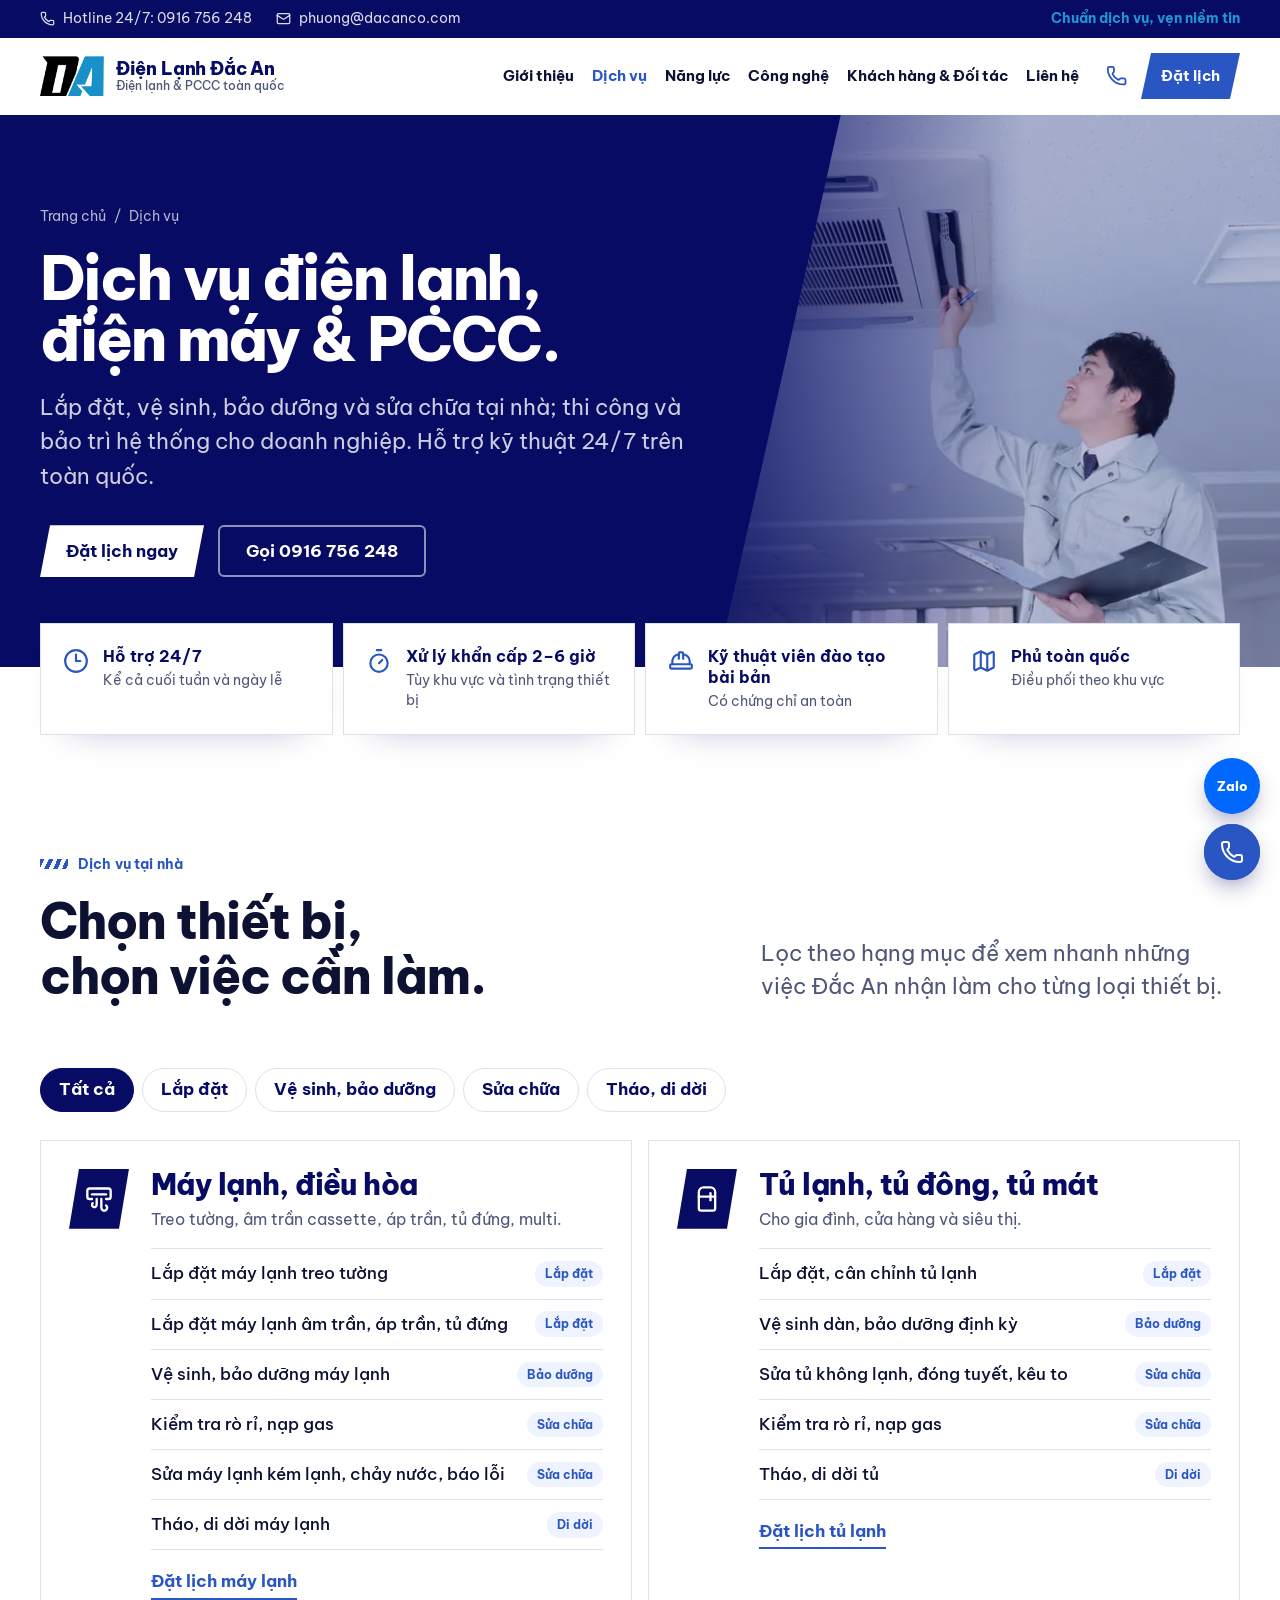
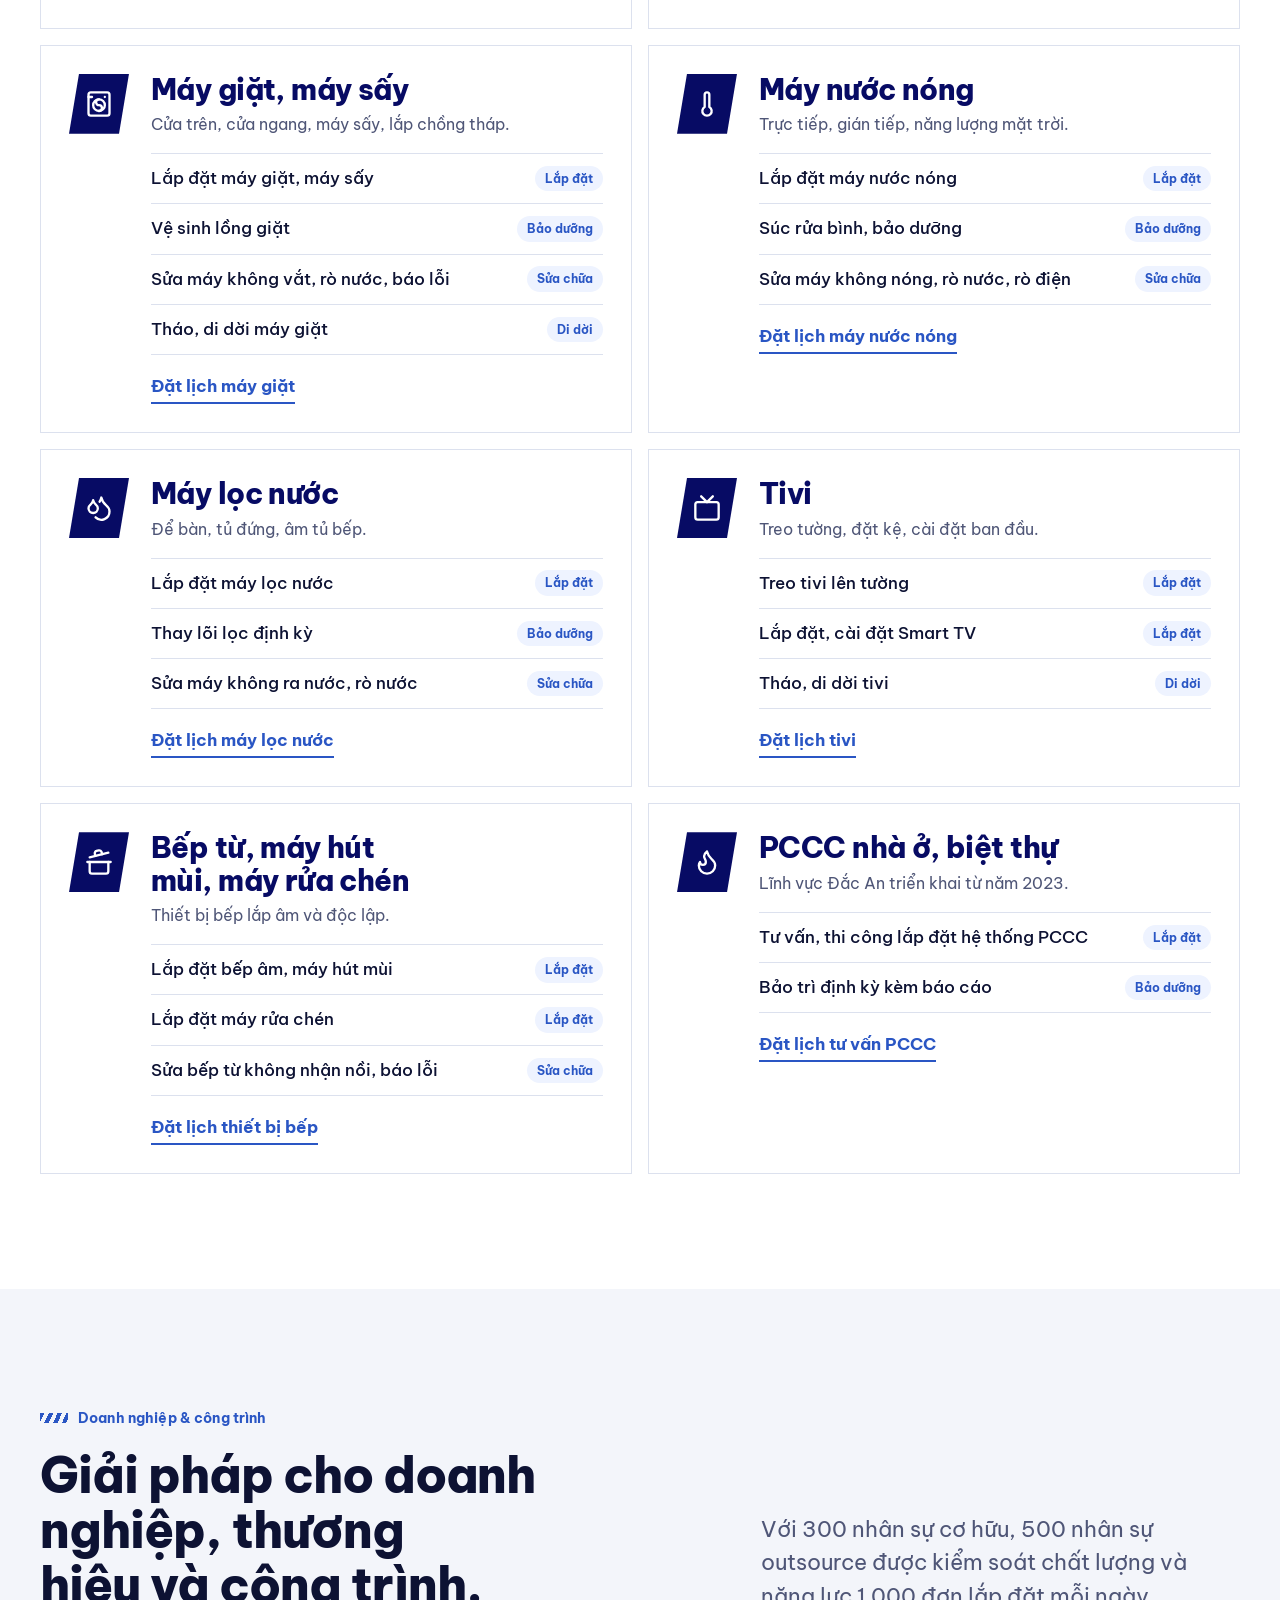
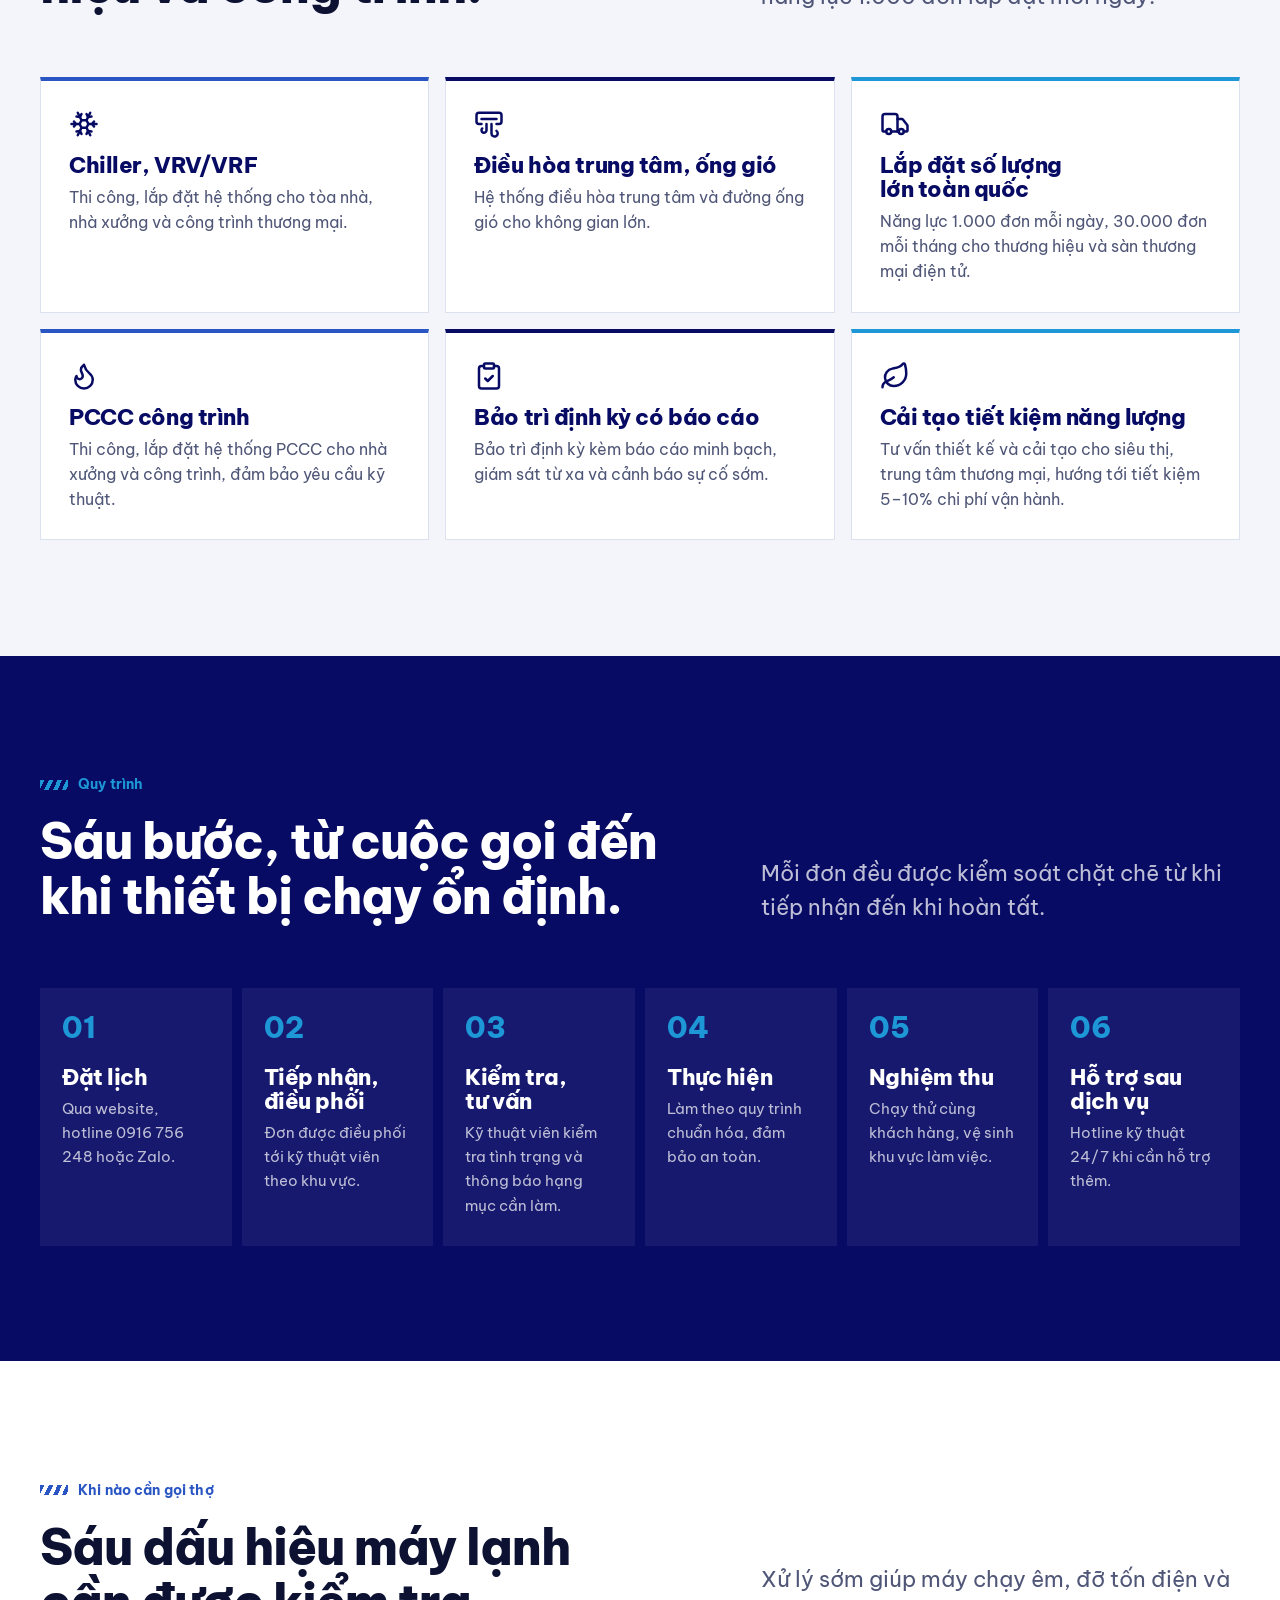
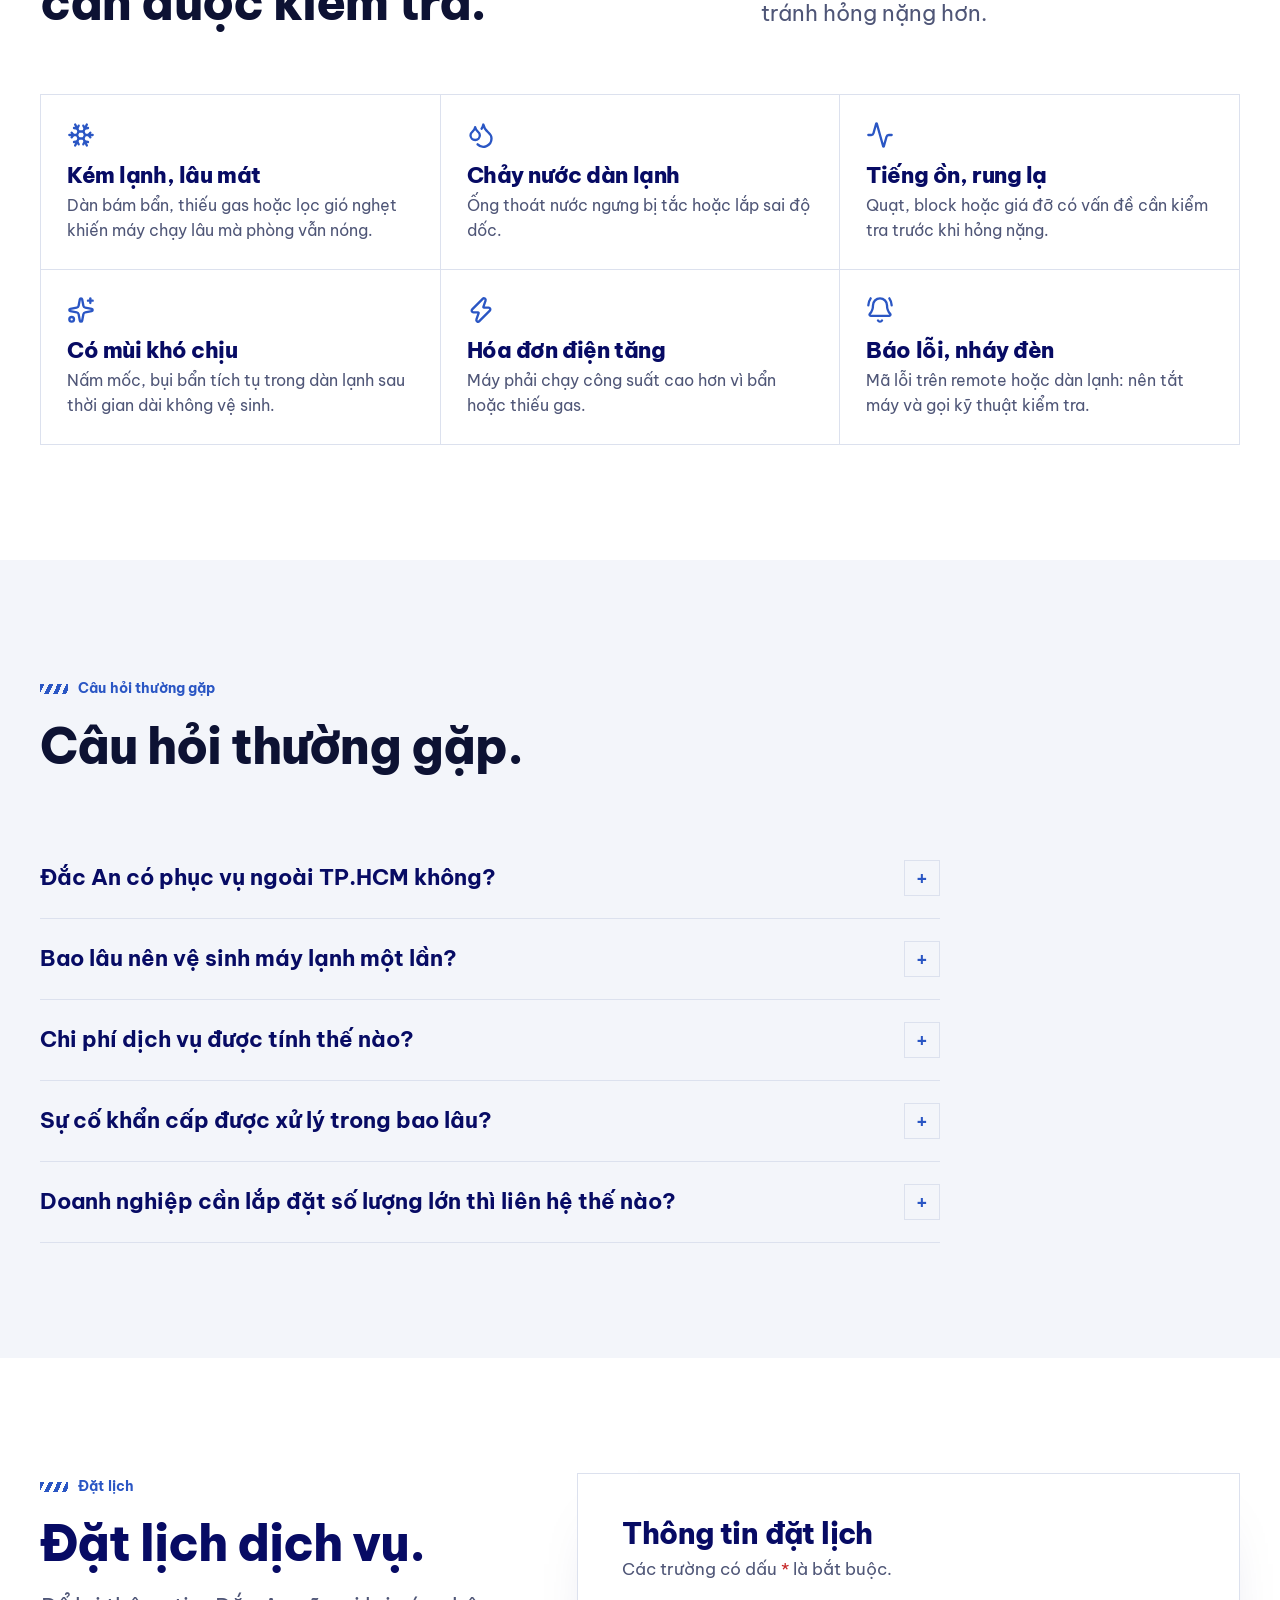
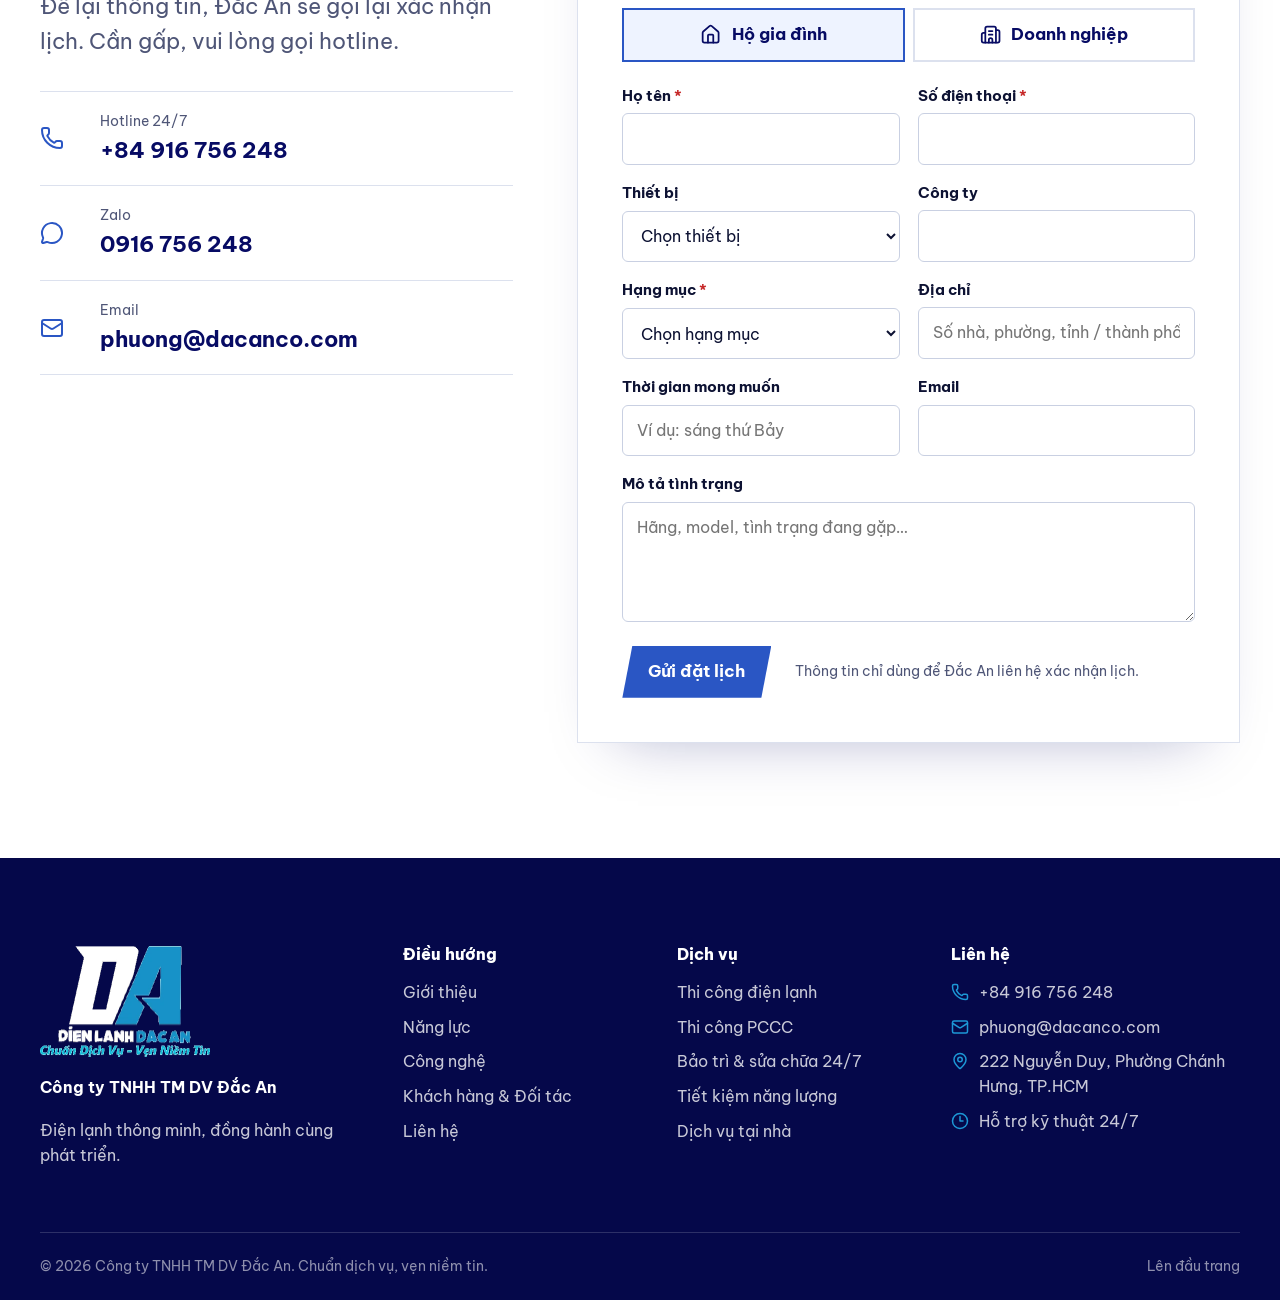
<file: dich-vu/index.html>
<!doctype html>
<html lang="vi">
<head>
<meta charset="utf-8">
<meta name="viewport" content="width=device-width, initial-scale=1">
<title>Dịch vụ lắp đặt, vệ sinh, sửa chữa điện lạnh &amp; PCCC | Điện Lạnh Đắc An</title>
<meta name="description" content="Dịch vụ lắp đặt, vệ sinh, bảo dưỡng, sửa chữa máy lạnh, tủ lạnh, máy giặt, máy nước nóng, máy lọc nước và PCCC tại nhà; thi công Chiller, VRV/VRF cho doanh nghiệp. Hỗ trợ 24/7 toàn quốc.">
<link rel="canonical" href="https://dacanco.com/dich-vu/">
<meta name="theme-color" content="#070B64">
<meta property="og:type" content="website">
<meta property="og:locale" content="vi_VN">
<meta property="og:site_name" content="Điện Lạnh Đắc An">
<meta property="og:title" content="Dịch vụ điện lạnh, điện máy &amp; PCCC | Điện Lạnh Đắc An">
<meta property="og:description" content="Thiết kế, thi công, lắp đặt, bảo trì hệ thống điện lạnh và PCCC. 300 nhân sự cơ hữu, 1.000 đơn lắp đặt mỗi ngày, hỗ trợ 24/7.">
<meta property="og:url" content="https://dacanco.com/dich-vu/">
<meta property="og:image" content="https://dacanco.com/assets/img/og-image.jpg">
<meta name="twitter:card" content="summary_large_image">
<link rel="icon" href="/favicon.ico" sizes="any">
<link rel="icon" type="image/png" href="/assets/img/icon-512.png">
<link rel="apple-touch-icon" href="/assets/img/apple-touch-icon.png">
<link rel="manifest" href="/site.webmanifest">
<link rel="preload" href="/assets/fonts/be-vietnam-pro-vietnamese-800-normal.woff2" as="font" type="font/woff2" crossorigin>
<link rel="stylesheet" href="/assets/css/style.css">
<script type="application/ld+json">
[
 {
  "@context": "https://schema.org",
  "@type": "BreadcrumbList",
  "itemListElement": [
   {
    "@type": "ListItem",
    "position": 1,
    "name": "Trang chủ",
    "item": "https://dacanco.com/"
   },
   {
    "@type": "ListItem",
    "position": 2,
    "name": "Dịch vụ",
    "item": "https://dacanco.com/dich-vu/"
   }
  ]
 },
 {
  "@context": "https://schema.org",
  "@type": "FAQPage",
  "mainEntity": [
   {
    "@type": "Question",
    "name": "Đắc An có phục vụ ngoài TP.HCM không?",
    "acceptedAnswer": {
     "@type": "Answer",
     "text": "Có. Đắc An triển khai dịch vụ trên toàn quốc. Bạn gọi hotline 0916 756 248 hoặc gửi yêu cầu bên dưới để được xác nhận lịch tại khu vực của mình."
    }
   },
   {
    "@type": "Question",
    "name": "Bao lâu nên vệ sinh máy lạnh một lần?",
    "acceptedAnswer": {
     "@type": "Answer",
     "text": "Với hộ gia đình, khuyến nghị chung là 3–6 tháng một lần. Văn phòng, cửa hàng hoặc nơi nhiều bụi dùng máy liên tục nên vệ sinh thường xuyên hơn. Kỹ thuật viên sẽ tư vấn lịch phù hợp sau khi kiểm tra."
    }
   },
   {
    "@type": "Question",
    "name": "Chi phí dịch vụ được tính thế nào?",
    "acceptedAnswer": {
     "@type": "Answer",
     "text": "Chi phí tùy loại thiết bị, tình trạng thực tế và vật tư cần dùng. Kỹ thuật viên kiểm tra và thông báo hạng mục cần làm trước khi thực hiện."
    }
   },
   {
    "@type": "Question",
    "name": "Sự cố khẩn cấp được xử lý trong bao lâu?",
    "acceptedAnswer": {
     "@type": "Answer",
     "text": "Đắc An hỗ trợ 24/7 và cam kết xử lý sự cố khẩn cấp trong 2–6 giờ, tùy khu vực và tình trạng hệ thống."
    }
   },
   {
    "@type": "Question",
    "name": "Doanh nghiệp cần lắp đặt số lượng lớn thì liên hệ thế nào?",
    "acceptedAnswer": {
     "@type": "Answer",
     "text": "Chọn \"Doanh nghiệp\" trong form bên dưới hoặc email phuong@dacanco.com. Với năng lực 1.000 đơn lắp đặt mỗi ngày, Đắc An có thể tham gia các chương trình lắp đặt trên toàn quốc cho thương hiệu và sàn thương mại điện tử."
    }
   }
  ]
 }
]
</script>
</head>
<body>
<a class="skip" href="#main">Bỏ qua, đến nội dung chính</a>

<div class="topbar">
  <div class="wrap">
    <div class="topbar__group">
      <a href="tel:+84916756248"><svg class="ic" aria-hidden="true"><use href="/assets/img/icons.svg#i-phone"/></svg>Hotline 24/7: 0916 756 248</a>
      <a href="mailto:phuong@dacanco.com"><svg class="ic" aria-hidden="true"><use href="/assets/img/icons.svg#i-mail"/></svg>phuong@dacanco.com</a>
    </div>
    <span class="topbar__slogan">Chuẩn dịch vụ, vẹn niềm tin</span>
  </div>
</div>

<header class="header" id="top">
  <div class="wrap">
    <a class="brand" href="/" aria-label="Điện Lạnh Đắc An, về trang chủ">
      <img src="/assets/img/logos/dacan-mark.png" alt="" width="220" height="138">
      <span class="brand__text"><span class="brand__name">Điện Lạnh Đắc An</span><span class="brand__sub">Điện lạnh &amp; PCCC toàn quốc</span></span>
    </a>
    <nav class="nav" aria-label="Điều hướng chính">
      <ul>
        <li><a href="/#gioi-thieu">Giới thiệu</a></li>
        <li><a href="/dich-vu/" aria-current="page">Dịch vụ</a></li>
        <li><a href="/#nang-luc">Năng lực</a></li>
        <li><a href="/#cong-nghe">Công nghệ</a></li>
        <li><a href="/#doi-tac">Khách hàng &amp; Đối tác</a></li>
        <li><a href="/#lien-he">Liên hệ</a></li>
      </ul>
    </nav>
    <div class="header__cta">
      <a class="header__phone" href="tel:+84916756248" aria-label="Gọi 0916 756 248"><svg class="ic" aria-hidden="true"><use href="/assets/img/icons.svg#i-phone"/></svg><span>0916 756 248</span></a>
      <a class="btn" href="#dat-lich">Đặt lịch</a>
    </div>
    <button class="menu-toggle" type="button" aria-expanded="false" aria-controls="drawer" aria-label="Mở menu"><svg class="ic" aria-hidden="true"><use href="/assets/img/icons.svg#i-menu"/></svg></button>
  </div>
</header>

<div class="drawer" id="drawer" aria-hidden="true">
  <div class="drawer__scrim" data-close></div>
  <div class="drawer__panel" role="dialog" aria-modal="true" aria-label="Menu">
    <div class="drawer__top">
      <img src="/assets/img/logos/dacan.png" alt="Điện Lạnh Đắc An" width="340" height="223" style="height:56px;width:auto">
      <button class="menu-toggle" type="button" data-close aria-label="Đóng menu" style="display:inline-flex;margin:0"><svg class="ic" aria-hidden="true"><use href="/assets/img/icons.svg#i-x"/></svg></button>
    </div>
    <nav aria-label="Menu di động">
      <a href="/#gioi-thieu" data-close>Giới thiệu</a>
      <a href="/dich-vu/">Dịch vụ</a>
      <a href="/#nang-luc" data-close>Năng lực vận hành</a>
      <a href="/#cong-nghe" data-close>Công nghệ</a>
      <a href="/#doi-tac" data-close>Khách hàng &amp; Đối tác</a>
      <a href="/#hanh-trinh" data-close>Hành trình</a>
      <a href="/#lien-he" data-close>Liên hệ</a>
    </nav>
    <div class="drawer__actions">
      <a class="btn" href="#dat-lich" data-close>Đặt lịch</a>
      <a class="btn btn--ghost" href="tel:+84916756248">Gọi 0916 756 248</a>
    </div>
  </div>
</div>

<main id="main">

<section class="page-hero" aria-labelledby="dv-title">
  <div class="wrap">
    <div>
      <nav class="crumbs" aria-label="Breadcrumb"><a href="/">Trang chủ</a><span aria-hidden="true">/</span><span aria-current="page">Dịch vụ</span></nav>
      <h1 id="dv-title">Dịch vụ điện lạnh, điện máy &amp; PCCC.</h1>
      <p>Lắp đặt, vệ sinh, bảo dưỡng và sửa chữa tại nhà; thi công và bảo trì hệ thống cho doanh nghiệp. Hỗ trợ kỹ thuật 24/7 trên toàn quốc.</p>
      <div class="hero__actions">
        <a class="btn btn--light" href="#dat-lich">Đặt lịch ngay</a>
        <a class="btn btn--outline-light" href="tel:+84916756248">Gọi 0916 756 248</a>
      </div>
    </div>
  </div>
</section>

<div class="wrap">
  <div class="promise">
    <div><svg class="ic" aria-hidden="true"><use href="/assets/img/icons.svg#i-clock-3"/></svg><p><b>Hỗ trợ 24/7</b><span>Kể cả cuối tuần và ngày lễ</span></p></div>
    <div><svg class="ic" aria-hidden="true"><use href="/assets/img/icons.svg#i-timer"/></svg><p><b>Xử lý khẩn cấp 2–6 giờ</b><span>Tùy khu vực và tình trạng thiết bị</span></p></div>
    <div><svg class="ic" aria-hidden="true"><use href="/assets/img/icons.svg#i-hard-hat"/></svg><p><b>Kỹ thuật viên đào tạo bài bản</b><span>Có chứng chỉ an toàn</span></p></div>
    <div><svg class="ic" aria-hidden="true"><use href="/assets/img/icons.svg#i-map"/></svg><p><b>Phủ toàn quốc</b><span>Điều phối theo khu vực</span></p></div>
  </div>
</div>

<!-- CATALOG -->
<section class="section" id="danh-muc" aria-labelledby="cat-title">
  <div class="wrap">
    <div class="section-head">
      <div>
        <p class="kicker">Dịch vụ tại nhà</p>
        <h2 id="cat-title">Chọn thiết bị, chọn việc cần làm.</h2>
      </div>
      <p>Lọc theo hạng mục để xem nhanh những việc Đắc An nhận làm cho từng loại thiết bị.</p>
    </div>

    <div class="filters" data-filter-bar role="group" aria-label="Lọc theo hạng mục">
      <button type="button" data-filter="all" aria-pressed="true">Tất cả</button>
      <button type="button" data-filter="lap-dat" aria-pressed="false">Lắp đặt</button>
      <button type="button" data-filter="bao-duong" aria-pressed="false">Vệ sinh, bảo dưỡng</button>
      <button type="button" data-filter="sua-chua" aria-pressed="false">Sửa chữa</button>
      <button type="button" data-filter="di-doi" aria-pressed="false">Tháo, di dời</button>
    </div>

    <div class="catalog">
      <article class="cat" id="may-lanh">
        <span class="cat__icon"><svg class="ic" aria-hidden="true"><use href="/assets/img/icons.svg#i-air-vent"/></svg></span>
        <div>
          <h3>Máy lạnh, điều hòa</h3>
          <p class="cat__desc">Treo tường, âm trần cassette, áp trần, tủ đứng, multi.</p>
          <ul class="cat__jobs">
            <li data-type="lap-dat">Lắp đặt máy lạnh treo tường<span class="type">Lắp đặt</span></li>
            <li data-type="lap-dat">Lắp đặt máy lạnh âm trần, áp trần, tủ đứng<span class="type">Lắp đặt</span></li>
            <li data-type="bao-duong">Vệ sinh, bảo dưỡng máy lạnh<span class="type">Bảo dưỡng</span></li>
            <li data-type="sua-chua">Kiểm tra rò rỉ, nạp gas<span class="type">Sửa chữa</span></li>
            <li data-type="sua-chua">Sửa máy lạnh kém lạnh, chảy nước, báo lỗi<span class="type">Sửa chữa</span></li>
            <li data-type="di-doi">Tháo, di dời máy lạnh<span class="type">Di dời</span></li>
          </ul>
          <a class="link cat__book" href="#dat-lich" data-book="Máy lạnh, điều hòa">Đặt lịch máy lạnh</a>
        </div>
      </article>

      <article class="cat" id="tu-lanh">
        <span class="cat__icon"><svg class="ic" aria-hidden="true"><use href="/assets/img/icons.svg#i-refrigerator"/></svg></span>
        <div>
          <h3>Tủ lạnh, tủ đông, tủ mát</h3>
          <p class="cat__desc">Cho gia đình, cửa hàng và siêu thị.</p>
          <ul class="cat__jobs">
            <li data-type="lap-dat">Lắp đặt, cân chỉnh tủ lạnh<span class="type">Lắp đặt</span></li>
            <li data-type="bao-duong">Vệ sinh dàn, bảo dưỡng định kỳ<span class="type">Bảo dưỡng</span></li>
            <li data-type="sua-chua">Sửa tủ không lạnh, đóng tuyết, kêu to<span class="type">Sửa chữa</span></li>
            <li data-type="sua-chua">Kiểm tra rò rỉ, nạp gas<span class="type">Sửa chữa</span></li>
            <li data-type="di-doi">Tháo, di dời tủ<span class="type">Di dời</span></li>
          </ul>
          <a class="link cat__book" href="#dat-lich" data-book="Tủ lạnh, tủ đông, tủ mát">Đặt lịch tủ lạnh</a>
        </div>
      </article>

      <article class="cat" id="may-giat">
        <span class="cat__icon"><svg class="ic" aria-hidden="true"><use href="/assets/img/icons.svg#i-washing-machine"/></svg></span>
        <div>
          <h3>Máy giặt, máy sấy</h3>
          <p class="cat__desc">Cửa trên, cửa ngang, máy sấy, lắp chồng tháp.</p>
          <ul class="cat__jobs">
            <li data-type="lap-dat">Lắp đặt máy giặt, máy sấy<span class="type">Lắp đặt</span></li>
            <li data-type="bao-duong">Vệ sinh lồng giặt<span class="type">Bảo dưỡng</span></li>
            <li data-type="sua-chua">Sửa máy không vắt, rò nước, báo lỗi<span class="type">Sửa chữa</span></li>
            <li data-type="di-doi">Tháo, di dời máy giặt<span class="type">Di dời</span></li>
          </ul>
          <a class="link cat__book" href="#dat-lich" data-book="Máy giặt, máy sấy">Đặt lịch máy giặt</a>
        </div>
      </article>

      <article class="cat" id="may-nuoc-nong">
        <span class="cat__icon"><svg class="ic" aria-hidden="true"><use href="/assets/img/icons.svg#i-thermometer"/></svg></span>
        <div>
          <h3>Máy nước nóng</h3>
          <p class="cat__desc">Trực tiếp, gián tiếp, năng lượng mặt trời.</p>
          <ul class="cat__jobs">
            <li data-type="lap-dat">Lắp đặt máy nước nóng<span class="type">Lắp đặt</span></li>
            <li data-type="bao-duong">Súc rửa bình, bảo dưỡng<span class="type">Bảo dưỡng</span></li>
            <li data-type="sua-chua">Sửa máy không nóng, rò nước, rò điện<span class="type">Sửa chữa</span></li>
          </ul>
          <a class="link cat__book" href="#dat-lich" data-book="Máy nước nóng">Đặt lịch máy nước nóng</a>
        </div>
      </article>

      <article class="cat" id="may-loc-nuoc">
        <span class="cat__icon"><svg class="ic" aria-hidden="true"><use href="/assets/img/icons.svg#i-droplets"/></svg></span>
        <div>
          <h3>Máy lọc nước</h3>
          <p class="cat__desc">Để bàn, tủ đứng, âm tủ bếp.</p>
          <ul class="cat__jobs">
            <li data-type="lap-dat">Lắp đặt máy lọc nước<span class="type">Lắp đặt</span></li>
            <li data-type="bao-duong">Thay lõi lọc định kỳ<span class="type">Bảo dưỡng</span></li>
            <li data-type="sua-chua">Sửa máy không ra nước, rò nước<span class="type">Sửa chữa</span></li>
          </ul>
          <a class="link cat__book" href="#dat-lich" data-book="Máy lọc nước">Đặt lịch máy lọc nước</a>
        </div>
      </article>

      <article class="cat" id="tivi">
        <span class="cat__icon"><svg class="ic" aria-hidden="true"><use href="/assets/img/icons.svg#i-tv"/></svg></span>
        <div>
          <h3>Tivi</h3>
          <p class="cat__desc">Treo tường, đặt kệ, cài đặt ban đầu.</p>
          <ul class="cat__jobs">
            <li data-type="lap-dat">Treo tivi lên tường<span class="type">Lắp đặt</span></li>
            <li data-type="lap-dat">Lắp đặt, cài đặt Smart TV<span class="type">Lắp đặt</span></li>
            <li data-type="di-doi">Tháo, di dời tivi<span class="type">Di dời</span></li>
          </ul>
          <a class="link cat__book" href="#dat-lich" data-book="Tivi">Đặt lịch tivi</a>
        </div>
      </article>

      <article class="cat" id="bep">
        <span class="cat__icon"><svg class="ic" aria-hidden="true"><use href="/assets/img/icons.svg#i-cooking-pot"/></svg></span>
        <div>
          <h3>Bếp từ, máy hút mùi, máy rửa chén</h3>
          <p class="cat__desc">Thiết bị bếp lắp âm và độc lập.</p>
          <ul class="cat__jobs">
            <li data-type="lap-dat">Lắp đặt bếp âm, máy hút mùi<span class="type">Lắp đặt</span></li>
            <li data-type="lap-dat">Lắp đặt máy rửa chén<span class="type">Lắp đặt</span></li>
            <li data-type="sua-chua">Sửa bếp từ không nhận nồi, báo lỗi<span class="type">Sửa chữa</span></li>
          </ul>
          <a class="link cat__book" href="#dat-lich" data-book="Bếp từ, máy hút mùi, máy rửa chén">Đặt lịch thiết bị bếp</a>
        </div>
      </article>

      <article class="cat" id="pccc">
        <span class="cat__icon"><svg class="ic" aria-hidden="true"><use href="/assets/img/icons.svg#i-flame"/></svg></span>
        <div>
          <h3>PCCC nhà ở, biệt thự</h3>
          <p class="cat__desc">Lĩnh vực Đắc An triển khai từ năm 2023.</p>
          <ul class="cat__jobs">
            <li data-type="lap-dat">Tư vấn, thi công lắp đặt hệ thống PCCC<span class="type">Lắp đặt</span></li>
            <li data-type="bao-duong">Bảo trì định kỳ kèm báo cáo<span class="type">Bảo dưỡng</span></li>
          </ul>
          <a class="link cat__book" href="#dat-lich" data-book="PCCC">Đặt lịch tư vấn PCCC</a>
        </div>
      </article>
    </div>
  </div>
</section>

<!-- B2B -->
<section class="section section--paper" id="doanh-nghiep" aria-labelledby="b2b-title">
  <div class="wrap">
    <div class="section-head">
      <div>
        <p class="kicker">Doanh nghiệp &amp; công trình</p>
        <h2 id="b2b-title">Giải pháp cho doanh nghiệp, thương hiệu và công trình.</h2>
      </div>
      <p>Với 300 nhân sự cơ hữu, 500 nhân sự outsource được kiểm soát chất lượng và năng lực 1.000 đơn lắp đặt mỗi ngày.</p>
    </div>
    <div class="b2b">
      <div class="b2b__item"><svg class="ic" aria-hidden="true"><use href="/assets/img/icons.svg#i-snowflake"/></svg><h3>Chiller, VRV/VRF</h3><p>Thi công, lắp đặt hệ thống cho tòa nhà, nhà xưởng và công trình thương mại.</p></div>
      <div class="b2b__item"><svg class="ic" aria-hidden="true"><use href="/assets/img/icons.svg#i-air-vent"/></svg><h3>Điều hòa trung tâm, ống gió</h3><p>Hệ thống điều hòa trung tâm và đường ống gió cho không gian lớn.</p></div>
      <div class="b2b__item"><svg class="ic" aria-hidden="true"><use href="/assets/img/icons.svg#i-truck"/></svg><h3>Lắp đặt số lượng lớn toàn quốc</h3><p>Năng lực 1.000 đơn mỗi ngày, 30.000 đơn mỗi tháng cho thương hiệu và sàn thương mại điện tử.</p></div>
      <div class="b2b__item"><svg class="ic" aria-hidden="true"><use href="/assets/img/icons.svg#i-flame"/></svg><h3>PCCC công trình</h3><p>Thi công, lắp đặt hệ thống PCCC cho nhà xưởng và công trình, đảm bảo yêu cầu kỹ thuật.</p></div>
      <div class="b2b__item"><svg class="ic" aria-hidden="true"><use href="/assets/img/icons.svg#i-clipboard-check"/></svg><h3>Bảo trì định kỳ có báo cáo</h3><p>Bảo trì định kỳ kèm báo cáo minh bạch, giám sát từ xa và cảnh báo sự cố sớm.</p></div>
      <div class="b2b__item"><svg class="ic" aria-hidden="true"><use href="/assets/img/icons.svg#i-leaf"/></svg><h3>Cải tạo tiết kiệm năng lượng</h3><p>Tư vấn thiết kế và cải tạo cho siêu thị, trung tâm thương mại, hướng tới tiết kiệm 5–10% chi phí vận hành.</p></div>
    </div>
  </div>
</section>

<!-- PROCESS -->
<section class="section section--navy" id="quy-trinh" aria-labelledby="qt-title">
  <div class="wrap">
    <div class="section-head">
      <div>
        <p class="kicker">Quy trình</p>
        <h2 id="qt-title">Sáu bước, từ cuộc gọi đến khi thiết bị chạy ổn định.</h2>
      </div>
      <p>Mỗi đơn đều được kiểm soát chặt chẽ từ khi tiếp nhận đến khi hoàn tất.</p>
    </div>
    <ol class="steps">
      <li class="step"><h3>Đặt lịch</h3><p>Qua website, hotline 0916 756 248 hoặc Zalo.</p></li>
      <li class="step"><h3>Tiếp nhận, điều phối</h3><p>Đơn được điều phối tới kỹ thuật viên theo khu vực.</p></li>
      <li class="step"><h3>Kiểm tra, tư vấn</h3><p>Kỹ thuật viên kiểm tra tình trạng và thông báo hạng mục cần làm.</p></li>
      <li class="step"><h3>Thực hiện</h3><p>Làm theo quy trình chuẩn hóa, đảm bảo an toàn.</p></li>
      <li class="step"><h3>Nghiệm thu</h3><p>Chạy thử cùng khách hàng, vệ sinh khu vực làm việc.</p></li>
      <li class="step"><h3>Hỗ trợ sau dịch vụ</h3><p>Hotline kỹ thuật 24/7 khi cần hỗ trợ thêm.</p></li>
    </ol>
  </div>
</section>

<!-- SIGNS -->
<section class="section" aria-labelledby="sign-title">
  <div class="wrap">
    <div class="section-head">
      <div>
        <p class="kicker">Khi nào cần gọi thợ</p>
        <h2 id="sign-title">Sáu dấu hiệu máy lạnh cần được kiểm tra.</h2>
      </div>
      <p>Xử lý sớm giúp máy chạy êm, đỡ tốn điện và tránh hỏng nặng hơn.</p>
    </div>
    <div class="signs">
      <div class="sign"><svg class="ic" aria-hidden="true"><use href="/assets/img/icons.svg#i-snowflake"/></svg><h3>Kém lạnh, lâu mát</h3><p>Dàn bám bẩn, thiếu gas hoặc lọc gió nghẹt khiến máy chạy lâu mà phòng vẫn nóng.</p></div>
      <div class="sign"><svg class="ic" aria-hidden="true"><use href="/assets/img/icons.svg#i-droplets"/></svg><h3>Chảy nước dàn lạnh</h3><p>Ống thoát nước ngưng bị tắc hoặc lắp sai độ dốc.</p></div>
      <div class="sign"><svg class="ic" aria-hidden="true"><use href="/assets/img/icons.svg#i-activity"/></svg><h3>Tiếng ồn, rung lạ</h3><p>Quạt, block hoặc giá đỡ có vấn đề cần kiểm tra trước khi hỏng nặng.</p></div>
      <div class="sign"><svg class="ic" aria-hidden="true"><use href="/assets/img/icons.svg#i-sparkles"/></svg><h3>Có mùi khó chịu</h3><p>Nấm mốc, bụi bẩn tích tụ trong dàn lạnh sau thời gian dài không vệ sinh.</p></div>
      <div class="sign"><svg class="ic" aria-hidden="true"><use href="/assets/img/icons.svg#i-zap"/></svg><h3>Hóa đơn điện tăng</h3><p>Máy phải chạy công suất cao hơn vì bẩn hoặc thiếu gas.</p></div>
      <div class="sign"><svg class="ic" aria-hidden="true"><use href="/assets/img/icons.svg#i-bell-ring"/></svg><h3>Báo lỗi, nháy đèn</h3><p>Mã lỗi trên remote hoặc dàn lạnh: nên tắt máy và gọi kỹ thuật kiểm tra.</p></div>
    </div>
  </div>
</section>

<!-- FAQ -->
<section class="section section--paper" aria-labelledby="faq-title">
  <div class="wrap">
    <div class="section-head">
      <div>
        <p class="kicker">Câu hỏi thường gặp</p>
        <h2 id="faq-title">Câu hỏi thường gặp.</h2>
      </div>
    </div>
    <div class="faq">
      <details>
        <summary>Đắc An có phục vụ ngoài TP.HCM không?</summary>
        <p>Có. Đắc An triển khai dịch vụ trên toàn quốc. Bạn gọi hotline 0916 756 248 hoặc gửi yêu cầu bên dưới để được xác nhận lịch tại khu vực của mình.</p>
      </details>
      <details>
        <summary>Bao lâu nên vệ sinh máy lạnh một lần?</summary>
        <p>Với hộ gia đình, khuyến nghị chung là 3–6 tháng một lần. Văn phòng, cửa hàng hoặc nơi nhiều bụi dùng máy liên tục nên vệ sinh thường xuyên hơn. Kỹ thuật viên sẽ tư vấn lịch phù hợp sau khi kiểm tra.</p>
      </details>
      <details>
        <summary>Chi phí dịch vụ được tính thế nào?</summary>
        <p>Chi phí tùy loại thiết bị, tình trạng thực tế và vật tư cần dùng. Kỹ thuật viên kiểm tra và thông báo hạng mục cần làm trước khi thực hiện.</p>
      </details>
      <details>
        <summary>Sự cố khẩn cấp được xử lý trong bao lâu?</summary>
        <p>Đắc An hỗ trợ 24/7 và cam kết xử lý sự cố khẩn cấp trong 2–6 giờ, tùy khu vực và tình trạng hệ thống.</p>
      </details>
      <details>
        <summary>Doanh nghiệp cần lắp đặt số lượng lớn thì liên hệ thế nào?</summary>
        <p>Chọn "Doanh nghiệp" trong form bên dưới hoặc email phuong@dacanco.com. Với năng lực 1.000 đơn lắp đặt mỗi ngày, Đắc An có thể tham gia các chương trình lắp đặt trên toàn quốc cho thương hiệu và sàn thương mại điện tử.</p>
      </details>
    </div>
  </div>
</section>

<!-- BOOKING -->
<section class="section" id="dat-lich" aria-labelledby="book-title">
  <div class="wrap contact">
    <div class="contact__info">
      <p class="kicker">Đặt lịch</p>
      <h2 id="book-title">Đặt lịch dịch vụ.</h2>
      <p>Để lại thông tin, Đắc An sẽ gọi lại xác nhận lịch. Cần gấp, vui lòng gọi hotline.</p>
      <ul class="info-list">
        <li><svg class="ic" aria-hidden="true"><use href="/assets/img/icons.svg#i-phone"/></svg><div><small>Hotline 24/7</small><a href="tel:+84916756248">+84 916 756 248</a></div></li>
        <li><svg class="ic" aria-hidden="true"><use href="/assets/img/icons.svg#i-message-circle"/></svg><div><small>Zalo</small><a href="https://zalo.me/0916756248" target="_blank" rel="noopener">0916 756 248</a></div></li>
        <li><svg class="ic" aria-hidden="true"><use href="/assets/img/icons.svg#i-mail"/></svg><div><small>Email</small><a href="mailto:phuong@dacanco.com">phuong@dacanco.com</a></div></li>
      </ul>
    </div>

    <form class="form" data-lead-form novalidate>
      <h3>Thông tin đặt lịch</h3>
      <p>Các trường có dấu <span style="color:#C62828">*</span> là bắt buộc.</p>
      <fieldset class="seg" style="border:0;padding:0;margin-inline:0">
        <legend class="sr-only">Bạn là</legend>
        <input type="radio" name="segment" id="seg-b2c" value="Hộ gia đình" checked>
        <label for="seg-b2c"><svg class="ic" aria-hidden="true"><use href="/assets/img/icons.svg#i-house"/></svg>Hộ gia đình</label>
        <input type="radio" name="segment" id="seg-b2b" value="Doanh nghiệp">
        <label for="seg-b2b"><svg class="ic" aria-hidden="true"><use href="/assets/img/icons.svg#i-building-2"/></svg>Doanh nghiệp</label>
      </fieldset>
      <div class="fields">
        <div class="field"><label for="f-name">Họ tên <span class="req">*</span></label><input id="f-name" name="name" autocomplete="name" required><span class="err" aria-live="polite"></span></div>
        <div class="field"><label for="f-phone">Số điện thoại <span class="req">*</span></label><input id="f-phone" name="phone" type="tel" inputmode="tel" autocomplete="tel" required><span class="err" aria-live="polite"></span></div>
        <div class="field" data-b2c><label for="f-device">Thiết bị</label>
          <select id="f-device" name="device">
            <option value="">Chọn thiết bị</option>
            <option>Máy lạnh, điều hòa</option>
            <option>Tủ lạnh, tủ đông, tủ mát</option>
            <option>Máy giặt, máy sấy</option>
            <option>Máy nước nóng</option>
            <option>Máy lọc nước</option>
            <option>Tivi</option>
            <option>Bếp từ, máy hút mùi, máy rửa chén</option>
            <option>PCCC</option>
            <option>Khác</option>
          </select></div>
        <div class="field" data-b2b><label for="f-company">Công ty</label><input id="f-company" name="company" autocomplete="organization"></div>
        <div class="field"><label for="f-need">Hạng mục <span class="req">*</span></label>
          <select id="f-need" name="need" required>
            <option value="">Chọn hạng mục</option>
            <option>Lắp đặt</option>
            <option>Vệ sinh, bảo dưỡng</option>
            <option>Sửa chữa</option>
            <option>Tháo, di dời</option>
            <option>Thi công hệ thống / dự án</option>
          </select><span class="err" aria-live="polite"></span></div>
        <div class="field"><label for="f-area">Địa chỉ</label><input id="f-area" name="area" placeholder="Số nhà, phường, tỉnh / thành phố" autocomplete="street-address"></div>
        <div class="field"><label for="f-time">Thời gian mong muốn</label><input id="f-time" name="time" placeholder="Ví dụ: sáng thứ Bảy"></div>
        <div class="field"><label for="f-email">Email</label><input id="f-email" name="email" type="email" autocomplete="email"><span class="err" aria-live="polite"></span></div>
        <div class="field field--full"><label for="f-msg">Mô tả tình trạng</label><textarea id="f-msg" name="message" placeholder="Hãng, model, tình trạng đang gặp…"></textarea></div>
        <div class="hp" aria-hidden="true"><label for="f-web">Website</label><input id="f-web" name="website" tabindex="-1" autocomplete="off"></div>
      </div>
      <div class="form__foot">
        <button class="btn" type="submit">Gửi đặt lịch</button>
        <small>Thông tin chỉ dùng để Đắc An liên hệ xác nhận lịch.</small>
      </div>
      <div class="form__status" role="status" aria-live="polite"></div>
    </form>
  </div>
</section>

</main>


<footer class="footer">
  <div class="wrap">
    <div class="footer__grid">
      <div class="footer__brand">
        <img src="/assets/img/logos/dacan-light.webp" alt="Điện Lạnh Đắc An" width="340" height="223" loading="lazy">
        <p class="company">Công ty TNHH TM DV Đắc An</p>
        <p>Điện lạnh thông minh, đồng hành cùng phát triển.</p>
      </div>
      <div>
        <h4>Điều hướng</h4>
        <ul>
          <li><a href="/#gioi-thieu">Giới thiệu</a></li>
          <li><a href="/#nang-luc">Năng lực</a></li>
          <li><a href="/#cong-nghe">Công nghệ</a></li>
          <li><a href="/#doi-tac">Khách hàng &amp; Đối tác</a></li>
          <li><a href="/#lien-he">Liên hệ</a></li>
        </ul>
      </div>
      <div>
        <h4>Dịch vụ</h4>
        <ul>
          <li><a href="/#dich-vu">Thi công điện lạnh</a></li>
          <li><a href="/#dich-vu">Thi công PCCC</a></li>
          <li><a href="/#dich-vu">Bảo trì &amp; sửa chữa 24/7</a></li>
          <li><a href="/#dich-vu">Tiết kiệm năng lượng</a></li>
          <li><a href="/dich-vu/">Dịch vụ tại nhà</a></li>
        </ul>
      </div>
      <div>
        <h4>Liên hệ</h4>
        <ul>
          <li class="contact-row"><svg class="ic" aria-hidden="true"><use href="/assets/img/icons.svg#i-phone"/></svg><a href="tel:+84916756248">+84 916 756 248</a></li>
          <li class="contact-row"><svg class="ic" aria-hidden="true"><use href="/assets/img/icons.svg#i-mail"/></svg><a href="mailto:phuong@dacanco.com">phuong@dacanco.com</a></li>
          <li class="contact-row"><svg class="ic" aria-hidden="true"><use href="/assets/img/icons.svg#i-map-pin"/></svg><span>222 Nguyễn Duy, Phường Chánh Hưng, TP.HCM</span></li>
          <li class="contact-row"><svg class="ic" aria-hidden="true"><use href="/assets/img/icons.svg#i-clock-3"/></svg><span>Hỗ trợ kỹ thuật 24/7</span></li>
        </ul>
      </div>
    </div>
    <div class="footer__bottom">
      <span>© <span data-year>2026</span> Công ty TNHH TM DV Đắc An. Chuẩn dịch vụ, vẹn niềm tin.</span>
      <a href="#top">Lên đầu trang</a>
    </div>
  </div>
</footer>

<div class="fab">
  <a class="fab--zalo" href="https://zalo.me/0916756248" target="_blank" rel="noopener" aria-label="Nhắn Zalo 0916 756 248">Zalo</a>
  <a class="fab--call" href="tel:+84916756248" aria-label="Gọi 0916 756 248"><svg class="ic" aria-hidden="true"><use href="/assets/img/icons.svg#i-phone"/></svg></a>
</div>
<nav class="actionbar" aria-label="Liên hệ nhanh">
  <a href="tel:+84916756248"><svg class="ic" aria-hidden="true"><use href="/assets/img/icons.svg#i-phone"/></svg>Gọi ngay</a>
  <a href="https://zalo.me/0916756248" target="_blank" rel="noopener"><svg class="ic" aria-hidden="true"><use href="/assets/img/icons.svg#i-message-circle"/></svg>Zalo</a>
  <a class="primary" href="#dat-lich"><svg class="ic" aria-hidden="true"><use href="/assets/img/icons.svg#i-calendar-check"/></svg>Đặt lịch</a>
</nav>

<script src="/assets/js/main.js" defer></script>
</body>
</html>
</file>
<file: assets/css/style.css>
/* ==========================================================
   Điện Lạnh Đắc An — stylesheet
   Tokens → base → layout → components → sections → responsive
   ========================================================== */

/* ---------- Fonts (self-hosted Be Vietnam Pro) ---------- */
@font-face{font-family:"Be Vietnam Pro";font-style:normal;font-weight:400;font-display:swap;src:url(../fonts/be-vietnam-pro-vietnamese-400-normal.woff2) format("woff2");unicode-range:U+0102-0103,U+0110-0111,U+0128-0129,U+0168-0169,U+01A0-01A1,U+01AF-01B0,U+0300-0301,U+0303-0304,U+0308-0309,U+0323,U+0329,U+1EA0-1EF9,U+20AB}
@font-face{font-family:"Be Vietnam Pro";font-style:normal;font-weight:400;font-display:swap;src:url(../fonts/be-vietnam-pro-latin-ext-400-normal.woff2) format("woff2");unicode-range:U+0100-02BA,U+02BD-02C5,U+02C7-02CC,U+02CE-02D7,U+02DD-02FF,U+0304,U+0308,U+0329,U+1D00-1DBF,U+1E00-1E9F,U+1EF2-1EFF,U+2020,U+20A0-20AB,U+20AD-20C0,U+2113,U+2C60-2C7F,U+A720-A7FF}
@font-face{font-family:"Be Vietnam Pro";font-style:normal;font-weight:400;font-display:swap;src:url(../fonts/be-vietnam-pro-latin-400-normal.woff2) format("woff2");unicode-range:U+0000-00FF,U+0131,U+0152-0153,U+02BB-02BC,U+02C6,U+02DA,U+02DC,U+0304,U+0308,U+0329,U+2000-206F,U+20AC,U+2122,U+2191,U+2193,U+2212,U+2215,U+FEFF,U+FFFD}
@font-face{font-family:"Be Vietnam Pro";font-style:normal;font-weight:500;font-display:swap;src:url(../fonts/be-vietnam-pro-vietnamese-500-normal.woff2) format("woff2");unicode-range:U+0102-0103,U+0110-0111,U+0128-0129,U+0168-0169,U+01A0-01A1,U+01AF-01B0,U+0300-0301,U+0303-0304,U+0308-0309,U+0323,U+0329,U+1EA0-1EF9,U+20AB}
@font-face{font-family:"Be Vietnam Pro";font-style:normal;font-weight:500;font-display:swap;src:url(../fonts/be-vietnam-pro-latin-ext-500-normal.woff2) format("woff2");unicode-range:U+0100-02BA,U+02BD-02C5,U+02C7-02CC,U+02CE-02D7,U+02DD-02FF,U+0304,U+0308,U+0329,U+1D00-1DBF,U+1E00-1E9F,U+1EF2-1EFF,U+2020,U+20A0-20AB,U+20AD-20C0,U+2113,U+2C60-2C7F,U+A720-A7FF}
@font-face{font-family:"Be Vietnam Pro";font-style:normal;font-weight:500;font-display:swap;src:url(../fonts/be-vietnam-pro-latin-500-normal.woff2) format("woff2");unicode-range:U+0000-00FF,U+0131,U+0152-0153,U+02BB-02BC,U+02C6,U+02DA,U+02DC,U+0304,U+0308,U+0329,U+2000-206F,U+20AC,U+2122,U+2191,U+2193,U+2212,U+2215,U+FEFF,U+FFFD}
@font-face{font-family:"Be Vietnam Pro";font-style:normal;font-weight:700;font-display:swap;src:url(../fonts/be-vietnam-pro-vietnamese-700-normal.woff2) format("woff2");unicode-range:U+0102-0103,U+0110-0111,U+0128-0129,U+0168-0169,U+01A0-01A1,U+01AF-01B0,U+0300-0301,U+0303-0304,U+0308-0309,U+0323,U+0329,U+1EA0-1EF9,U+20AB}
@font-face{font-family:"Be Vietnam Pro";font-style:normal;font-weight:700;font-display:swap;src:url(../fonts/be-vietnam-pro-latin-ext-700-normal.woff2) format("woff2");unicode-range:U+0100-02BA,U+02BD-02C5,U+02C7-02CC,U+02CE-02D7,U+02DD-02FF,U+0304,U+0308,U+0329,U+1D00-1DBF,U+1E00-1E9F,U+1EF2-1EFF,U+2020,U+20A0-20AB,U+20AD-20C0,U+2113,U+2C60-2C7F,U+A720-A7FF}
@font-face{font-family:"Be Vietnam Pro";font-style:normal;font-weight:700;font-display:swap;src:url(../fonts/be-vietnam-pro-latin-700-normal.woff2) format("woff2");unicode-range:U+0000-00FF,U+0131,U+0152-0153,U+02BB-02BC,U+02C6,U+02DA,U+02DC,U+0304,U+0308,U+0329,U+2000-206F,U+20AC,U+2122,U+2191,U+2193,U+2212,U+2215,U+FEFF,U+FFFD}
@font-face{font-family:"Be Vietnam Pro";font-style:normal;font-weight:800;font-display:swap;src:url(../fonts/be-vietnam-pro-vietnamese-800-normal.woff2) format("woff2");unicode-range:U+0102-0103,U+0110-0111,U+0128-0129,U+0168-0169,U+01A0-01A1,U+01AF-01B0,U+0300-0301,U+0303-0304,U+0308-0309,U+0323,U+0329,U+1EA0-1EF9,U+20AB}
@font-face{font-family:"Be Vietnam Pro";font-style:normal;font-weight:800;font-display:swap;src:url(../fonts/be-vietnam-pro-latin-ext-800-normal.woff2) format("woff2");unicode-range:U+0100-02BA,U+02BD-02C5,U+02C7-02CC,U+02CE-02D7,U+02DD-02FF,U+0304,U+0308,U+0329,U+1D00-1DBF,U+1E00-1E9F,U+1EF2-1EFF,U+2020,U+20A0-20AB,U+20AD-20C0,U+2113,U+2C60-2C7F,U+A720-A7FF}
@font-face{font-family:"Be Vietnam Pro";font-style:normal;font-weight:800;font-display:swap;src:url(../fonts/be-vietnam-pro-latin-800-normal.woff2) format("woff2");unicode-range:U+0000-00FF,U+0131,U+0152-0153,U+02BB-02BC,U+02C6,U+02DA,U+02DC,U+0304,U+0308,U+0329,U+2000-206F,U+20AC,U+2122,U+2191,U+2193,U+2212,U+2215,U+FEFF,U+FFFD}

/* ---------- Tokens ---------- */
:root{
  --navy:#070B64;
  --navy-2:#0E1580;
  --blue:#2A56C4;
  --blue-2:#3E6BD9;
  --cyan:#1D97D6;
  --paper:#F3F5FA;
  --white:#FFFFFF;
  --ink:#0D1233;
  --muted:#4F5677;
  --line:#DCE1EE;
  --line-dark:rgba(255,255,255,.16);

  --font:"Be Vietnam Pro",system-ui,-apple-system,"Segoe UI",Roboto,Arial,sans-serif;

  --step--1:clamp(.84rem,.82rem + .1vw,.9rem);
  --step-0:clamp(1rem,.97rem + .15vw,1.0625rem);
  --step-1:clamp(1.15rem,1.08rem + .35vw,1.35rem);
  --step-2:clamp(1.4rem,1.25rem + .7vw,1.85rem);
  --step-3:clamp(1.8rem,1.5rem + 1.4vw,2.7rem);
  --step-4:clamp(2rem,1.55rem + 1.9vw,3.3rem);
  --step-5:clamp(2.5rem,1.5rem + 2.8vw,4rem);

  --wrap:1280px;
  --gutter:clamp(16px,4vw,40px);
  --section:clamp(72px,9vw,128px);
  --slant:16px;
  --radius:6px;
  --header-h:76px;
}

/* ---------- Base ---------- */
*,*::before,*::after{box-sizing:border-box}
html{-webkit-text-size-adjust:100%;scroll-behavior:smooth;scroll-padding-top:calc(var(--header-h) + 12px)}
body{margin:0;font-family:var(--font);font-size:var(--step-0);line-height:1.6;color:var(--ink);background:var(--white);text-rendering:optimizeLegibility;-webkit-font-smoothing:antialiased;overflow-x:hidden}
img,svg,picture{display:block;max-width:100%}
img{height:auto}
a{color:inherit}
h1,h2,h3,h4{margin:0;line-height:1.12;letter-spacing:-.02em;font-weight:800;text-wrap:balance}
p{margin:0}
ul,ol{margin:0;padding:0;list-style:none}
button,input,select,textarea{font:inherit;color:inherit}
:focus-visible{outline:3px solid var(--cyan);outline-offset:3px;border-radius:2px}
.sr-only{position:absolute;width:1px;height:1px;padding:0;margin:-1px;overflow:hidden;clip:rect(0,0,0,0);white-space:nowrap;border:0}
.skip{position:absolute;left:12px;top:-60px;z-index:200;background:var(--navy);color:#fff;padding:10px 16px;border-radius:var(--radius);text-decoration:none}
.skip:focus{top:12px}
.ic{width:1.25em;height:1.25em;flex:none;stroke:currentColor;fill:none;stroke-width:2;stroke-linecap:round;stroke-linejoin:round}

/* ---------- Layout ---------- */
.wrap{width:100%;max-width:var(--wrap);margin-inline:auto;padding-inline:var(--gutter)}
.section{padding-block:var(--section)}
.section--paper{background:var(--paper)}
.section--navy{background:var(--navy);color:#fff}
.section-head{display:grid;grid-template-columns:minmax(0,7fr) minmax(0,5fr);gap:clamp(24px,4vw,64px);align-items:end;margin-bottom:clamp(40px,5vw,72px)}
.section-head h2{font-size:var(--step-4)}
.section-head > p{color:var(--muted);font-size:var(--step-1);line-height:1.55;max-width:46ch}
.section--navy .section-head > p{color:rgba(255,255,255,.74)}
.kicker{display:inline-flex;align-items:center;gap:10px;font-size:var(--step--1);font-weight:700;color:var(--blue);margin-bottom:18px;letter-spacing:.01em}
.kicker::before{content:"";width:28px;height:10px;background:repeating-linear-gradient(115deg,currentColor 0 4px,transparent 4px 8px)}
.section--navy .kicker{color:var(--cyan)}

/* ---------- Buttons ---------- */
.btn{--bg:var(--blue);--fg:#fff;display:inline-flex;align-items:center;justify-content:center;gap:10px;min-height:52px;padding:0 26px;background:var(--bg);color:var(--fg);font-weight:700;font-size:var(--step-0);text-decoration:none;border:0;cursor:pointer;clip-path:polygon(10px 0,100% 0,calc(100% - 10px) 100%,0 100%);transition:background-color .2s ease}
.btn:hover{--bg:var(--navy-2)}
.btn--navy{--bg:var(--navy)}
.btn--navy:hover{--bg:var(--blue)}
.btn--ghost{--bg:transparent;--fg:var(--navy);clip-path:none;border:2px solid var(--navy);border-radius:var(--radius)}
.btn--ghost:hover{--bg:var(--navy);--fg:#fff}
.btn--light{--bg:#fff;--fg:var(--navy)}
.btn--light:hover{--bg:var(--cyan);--fg:#fff}
.btn--outline-light{--bg:transparent;--fg:#fff;clip-path:none;border:2px solid rgba(255,255,255,.55);border-radius:var(--radius)}
.btn--outline-light:hover{--bg:#fff;--fg:var(--navy)}
.btn:focus-visible{outline-offset:4px}
.link{display:inline-flex;align-items:center;gap:8px;font-weight:700;color:var(--blue);text-decoration:none;border-bottom:2px solid currentColor;padding-bottom:2px}
.link:hover{color:var(--navy)}

/* ---------- Topbar + header ---------- */
.topbar{background:var(--navy);color:rgba(255,255,255,.86);font-size:var(--step--1)}
.topbar .wrap{display:flex;justify-content:space-between;align-items:center;gap:16px;min-height:38px}
.topbar a{text-decoration:none;display:inline-flex;align-items:center;gap:8px}
.topbar a:hover{color:#fff}
.topbar .ic{width:15px;height:15px}
.topbar__group{display:flex;gap:24px;align-items:center}
.topbar__slogan{color:var(--cyan);font-weight:600}

.header{position:sticky;top:0;z-index:100;background:rgba(255,255,255,.96);backdrop-filter:saturate(1.4) blur(10px);-webkit-backdrop-filter:saturate(1.4) blur(10px);border-bottom:1px solid transparent;transition:border-color .2s,box-shadow .2s}
.header.is-scrolled{border-bottom-color:var(--line);box-shadow:0 6px 24px -18px rgba(7,11,100,.35)}
.header .wrap{display:flex;align-items:center;gap:20px;height:var(--header-h)}
.brand{display:flex;align-items:center;gap:12px;text-decoration:none;flex:none}
.brand img{height:40px;width:auto}
.brand__text{display:flex;flex-direction:column;line-height:1.1}
.brand__name{font-weight:800;font-size:1.12rem;color:var(--navy);letter-spacing:-.01em}
.brand__sub{font-size:.76rem;color:var(--muted);font-weight:500}
.nav{margin-left:auto}
.nav ul{display:flex;gap:4px}
.nav a{display:block;white-space:nowrap;padding:10px 12px;text-decoration:none;font-weight:600;font-size:.95rem;color:var(--ink);border-radius:var(--radius)}
.nav a:hover,.nav a[aria-current="page"]{color:var(--blue)}
.header__cta{display:flex;align-items:center;gap:14px;flex:none}
.header__phone{display:flex;align-items:center;gap:8px;text-decoration:none;font-weight:800;color:var(--navy)}
.header__phone .ic{color:var(--blue)}
.header .btn{min-height:46px;padding:0 20px;font-size:.95rem}
.menu-toggle{display:none;margin-left:auto;width:46px;height:46px;border:1px solid var(--line);background:#fff;border-radius:var(--radius);align-items:center;justify-content:center;cursor:pointer;color:var(--navy)}
.menu-toggle .ic{width:22px;height:22px}

/* Mobile drawer */
.drawer{position:fixed;inset:0;z-index:150;display:none}
.drawer.is-open{display:block}
.drawer__scrim{position:absolute;inset:0;background:rgba(7,11,100,.45)}
.drawer__panel{position:absolute;top:0;right:0;bottom:0;width:min(88vw,380px);background:#fff;display:flex;flex-direction:column;padding:20px 22px 28px;overflow-y:auto;animation:drawer-in .25s ease-out}
@keyframes drawer-in{from{transform:translateX(30px);opacity:0}to{transform:none;opacity:1}}
.drawer__top{display:flex;justify-content:space-between;align-items:center;margin-bottom:18px}
.drawer nav a{display:flex;justify-content:space-between;align-items:center;padding:15px 2px;border-bottom:1px solid var(--line);text-decoration:none;font-weight:700;font-size:1.06rem;color:var(--navy)}
.drawer__actions{margin-top:auto;display:grid;gap:10px;padding-top:24px}
.drawer__actions .btn{width:100%}

/* ---------- Slant tab primitive (brand DNA from the profile) ---------- */
.tab{clip-path:polygon(var(--slant) 0,100% 0,calc(100% - var(--slant)) 100%,0 100%)}
.stripes{display:inline-block;width:72px;height:16px;background:repeating-linear-gradient(115deg,var(--blue) 0 9px,transparent 9px 18px)}

/* ---------- Hero ---------- */
.hero{position:relative;overflow:hidden;background:var(--white)}
.hero__grid{display:grid;grid-template-columns:minmax(0,1.02fr) minmax(0,1fr);min-height:min(740px,calc(100svh - var(--header-h) - 38px))}
.hero__copy{position:relative;z-index:2;display:flex;flex-direction:column;justify-content:center;padding:clamp(48px,6vw,96px) clamp(24px,4vw,64px) clamp(48px,6vw,96px) 0}
.hero h1{font-size:var(--step-5);line-height:1.04;letter-spacing:-.035em;color:var(--navy)}
.hero h1 .line2{display:block;color:var(--blue)}
.hero__lead{margin-top:26px;font-size:var(--step-1);color:var(--muted);max-width:44ch;line-height:1.6}
.hero__actions{display:flex;flex-wrap:wrap;gap:14px;margin-top:36px}
.hero__hotline{display:flex;align-items:center;gap:14px;margin-top:36px;padding-top:26px;border-top:1px solid var(--line);max-width:520px}
.hero__hotline .badge{display:grid;place-items:center;width:48px;height:48px;background:var(--navy);color:#fff;flex:none}
.hero__hotline small{display:block;color:var(--muted);font-size:var(--step--1)}
.hero__hotline a{font-weight:800;font-size:var(--step-2);text-decoration:none;color:var(--navy);letter-spacing:-.01em}
.hero__media{position:relative;margin-right:calc(-1 * max(var(--gutter),(100vw - var(--wrap))/2 + var(--gutter)))}
.hero__media picture,.hero__media img{position:absolute;inset:0;width:100%;height:100%;object-fit:cover}
.hero__media::before{content:"";position:absolute;inset:0;z-index:1;background:linear-gradient(90deg,rgba(255,255,255,1) 0,rgba(255,255,255,0) 22%)}
.hero__media{clip-path:polygon(18% 0,100% 0,100% 100%,0 100%)}
.hero__bars{position:absolute;left:0;right:0;bottom:0;height:18px;z-index:3;display:grid;grid-template-columns:5fr 2fr 4fr}
.hero__bars span:nth-child(1){background:var(--navy)}
.hero__bars span:nth-child(2){background:var(--blue)}
.hero__bars span:nth-child(3){background:var(--blue-2)}
.hero__caption{position:absolute;z-index:2;right:max(var(--gutter),(100vw - var(--wrap))/2 + var(--gutter));bottom:44px;background:rgba(7,11,100,.92);color:#fff;padding:14px 22px 14px 30px;font-size:var(--step--1);max-width:320px}
.hero__caption strong{display:block;font-size:var(--step-0)}

/* ---------- Capacity ledger (signature element) ---------- */
.ledger{background:var(--navy);color:#fff;padding-block:clamp(64px,8vw,112px);position:relative;overflow:hidden}
.ledger::after{content:"";position:absolute;right:-60px;top:0;bottom:0;width:38%;background:linear-gradient(115deg,transparent 0 30%,rgba(42,86,196,.22) 30% 62%,transparent 62%);pointer-events:none}
.ledger__head{display:flex;justify-content:space-between;gap:32px;align-items:end;margin-bottom:48px;position:relative;z-index:1}
.ledger__head h2{font-size:var(--step-4);max-width:16ch}
.ledger__head p{max-width:40ch;color:rgba(255,255,255,.72)}
.ledger__rows{display:grid;gap:14px;position:relative;z-index:1}
.ledger__row{display:grid;grid-template-columns:200px 1fr 1fr;gap:10px}
.ledger__label{background:var(--white);color:var(--navy);display:flex;align-items:center;padding:0 34px 0 28px;font-weight:800;font-size:var(--step-1)}
.ledger__cell{background:var(--blue);padding:20px 40px 20px 40px;display:flex;align-items:baseline;gap:16px;min-height:96px}
.ledger__cell--alt{background:var(--blue-2)}
.ledger__num{font-size:var(--step-4);font-weight:800;line-height:1;letter-spacing:-.03em;font-variant-numeric:tabular-nums;white-space:nowrap}
.ledger__unit{font-weight:500;font-size:var(--step-0);line-height:1.35;color:rgba(255,255,255,.88);max-width:24ch}
.ledger__row--text .ledger__cell{align-items:center;min-height:76px;font-weight:600;font-size:var(--step-1)}
.ledger__note{margin-top:28px;font-size:var(--step--1);color:rgba(255,255,255,.62);position:relative;z-index:1}

/* ---------- Intro / audiences ---------- */
.intro{display:grid;grid-template-columns:minmax(0,5fr) minmax(0,7fr);gap:clamp(32px,6vw,96px)}
.intro h2{font-size:var(--step-4);color:var(--navy)}
.intro__body{font-size:var(--step-1);color:var(--muted);line-height:1.65;display:grid;gap:18px;margin-top:28px;max-width:52ch}
.intro__body strong{color:var(--ink)}
.audiences{display:grid;gap:18px;align-content:start}
.audience{position:relative;display:grid;grid-template-columns:auto 1fr;gap:22px;padding:32px 34px;border:1px solid var(--line);background:#fff;text-decoration:none;transition:border-color .2s}
.audience:hover{border-color:var(--blue)}
.audience__icon{width:56px;height:56px;display:grid;place-items:center;background:var(--paper);color:var(--blue)}
.audience__icon .ic{width:28px;height:28px}
.audience h3{font-size:var(--step-2);color:var(--navy);margin-bottom:8px}
.audience p{color:var(--muted)}
.audience ul{display:flex;flex-wrap:wrap;gap:8px;margin-top:16px}
.audience li{font-size:var(--step--1);font-weight:600;padding:6px 12px;background:var(--paper);color:var(--navy);border-radius:40px}
.audience .link{margin-top:20px}
.audience--dark{background:var(--navy);border-color:var(--navy);color:#fff}
.audience--dark:hover{border-color:var(--cyan)}
.audience--dark h3{color:#fff}
.audience--dark p{color:rgba(255,255,255,.74)}
.audience--dark li{background:rgba(255,255,255,.1);color:#fff}
.audience--dark .audience__icon{background:rgba(255,255,255,.1);color:var(--cyan)}
.audience--dark .link{color:var(--cyan)}

/* ---------- Services (editorial rows) ---------- */
.svc{display:grid;grid-template-columns:repeat(12,minmax(0,1fr));gap:clamp(24px,4vw,56px);align-items:center;padding-block:clamp(40px,5vw,64px);border-top:1px solid var(--line)}
.svc:last-child{border-bottom:1px solid var(--line)}
.svc__media{grid-column:1 / span 6;position:relative;aspect-ratio:4/3;overflow:hidden;background:var(--paper)}
.svc__media img{width:100%;height:100%;object-fit:cover}
.svc__body{grid-column:8 / span 5}
.svc--flip .svc__media{grid-column:7 / span 6;order:2}
.svc--flip .svc__body{grid-column:1 / span 5;order:1}
.svc__tag{display:inline-flex;align-items:center;gap:8px;font-weight:700;font-size:var(--step--1);color:var(--blue);margin-bottom:14px}
.svc h3{font-size:var(--step-3);color:var(--navy)}
.svc__desc{margin-top:16px;color:var(--muted);font-size:var(--step-1);line-height:1.6}
.checklist{display:grid;gap:10px;margin-top:22px}
.checklist li{display:flex;gap:12px;align-items:flex-start;font-weight:500}
.checklist .ic{color:var(--blue);margin-top:3px;width:20px;height:20px}
.svc__metric{display:flex;align-items:baseline;gap:12px;margin-top:26px;padding:14px 22px;background:var(--paper);border-left:4px solid var(--blue)}
.svc__metric b{font-size:var(--step-3);color:var(--navy);line-height:1;letter-spacing:-.02em;white-space:nowrap}
.svc__metric span{color:var(--muted);font-size:var(--step--1);line-height:1.4;max-width:30ch}
.svc__media--panel{background:var(--navy);display:flex;flex-direction:column;justify-content:space-between;padding:clamp(28px,4vw,48px);color:#fff}
.svc__media--panel .panel-icon{width:72px;height:72px;color:#ff7a45}
.svc__media--panel h4{font-size:var(--step-2);margin-bottom:16px}
.svc__media--panel .grid{display:grid;grid-template-columns:repeat(3,1fr);gap:8px}
.svc__media--panel .grid span{display:flex;flex-direction:column;gap:10px;padding:16px 14px;background:rgba(255,255,255,.08);font-weight:600;font-size:var(--step--1)}
.svc__media--panel .grid .ic{color:var(--cyan);width:26px;height:26px}
.svc__media .stamp{position:absolute;left:0;bottom:0;background:var(--navy);color:#fff;padding:12px 30px 12px 20px;font-weight:700;font-size:var(--step--1);clip-path:polygon(0 0,100% 0,calc(100% - 16px) 100%,0 100%)}

/* ---------- Home-service device grid ---------- */
.devices{display:grid;grid-template-columns:repeat(4,minmax(0,1fr));border-top:1px solid var(--line);border-left:1px solid var(--line)}
.device{display:flex;flex-direction:column;gap:14px;padding:28px 26px 26px;border-right:1px solid var(--line);border-bottom:1px solid var(--line);background:#fff;text-decoration:none;transition:background-color .2s}
.device:hover{background:var(--paper)}
.device__icon{width:52px;height:52px;display:grid;place-items:center;background:var(--navy);color:#fff}
.device__icon .ic{width:26px;height:26px}
.device h3{font-size:var(--step-1);color:var(--navy);letter-spacing:-.01em}
.device p{font-size:var(--step--1);color:var(--muted);line-height:1.5}
.device .actions{display:flex;flex-wrap:wrap;gap:6px;margin-top:auto}
.device .actions span{font-size:.78rem;font-weight:600;padding:4px 10px;border:1px solid var(--line);border-radius:40px;color:var(--navy);background:#fff}
.devices-foot{display:flex;flex-wrap:wrap;gap:16px;justify-content:space-between;align-items:center;margin-top:28px}
.devices-foot p{color:var(--muted)}

/* ---------- Operations flow ---------- */
.ops{display:grid;grid-template-columns:minmax(0,5fr) minmax(0,7fr);gap:clamp(32px,5vw,80px);align-items:start}
.ops__media{position:sticky;top:calc(var(--header-h) + 24px)}
.ops__photo{aspect-ratio:4/3;overflow:hidden}
.ops__photo img{width:100%;height:100%;object-fit:cover}
.ops__force{display:grid;grid-template-columns:1fr 1fr;gap:10px;margin-top:10px}
.ops__force div{background:var(--navy);color:#fff;padding:20px 22px}
.ops__force div+div{background:var(--blue)}
.ops__force b{display:block;font-size:var(--step-3);line-height:1;letter-spacing:-.02em}
.ops__force span{display:block;margin-top:8px;font-size:var(--step--1);color:rgba(255,255,255,.82);line-height:1.4}
.flow{counter-reset:step;position:relative}
.flow::before{content:"";position:absolute;left:27px;top:28px;bottom:28px;width:2px;background:linear-gradient(var(--blue),var(--cyan))}
.flow li{position:relative;display:grid;grid-template-columns:56px 1fr;gap:22px;padding-block:18px}
.flow__n{counter-increment:step;width:56px;height:56px;display:grid;place-items:center;background:#fff;border:2px solid var(--blue);color:var(--navy);font-weight:800;font-size:1.05rem;position:relative;z-index:1}
.flow__n::before{content:counter(step,decimal-leading-zero)}
.flow li.is-tech .flow__n{background:var(--blue);color:#fff;border-color:var(--blue)}
.flow h3{font-size:var(--step-1);color:var(--navy);margin-top:4px}
.flow p{color:var(--muted);margin-top:6px;max-width:52ch}
.flow .pill{display:inline-flex;align-items:center;gap:6px;margin-left:10px;padding:3px 10px;font-size:.74rem;font-weight:700;color:var(--blue);background:var(--paper);border-radius:40px;vertical-align:middle}

/* ---------- Technology ---------- */
.tech{display:grid;grid-template-columns:minmax(0,6fr) minmax(0,6fr);gap:clamp(32px,5vw,80px);align-items:center}
.pillars{display:grid;gap:2px}
.pillar{display:grid;grid-template-columns:auto 1fr;gap:20px;padding:26px 28px;background:rgba(255,255,255,.05);border-left:3px solid transparent;transition:background-color .2s,border-color .2s}
.pillar:hover{background:rgba(255,255,255,.09);border-left-color:var(--cyan)}
.pillar .ic{width:30px;height:30px;color:var(--cyan)}
.pillar h3{font-size:var(--step-2)}
.pillar p{margin-top:8px;color:rgba(255,255,255,.74)}
.pillar ul{display:flex;flex-wrap:wrap;gap:8px;margin-top:14px}
.pillar li{font-size:.8rem;font-weight:600;padding:5px 11px;border:1px solid var(--line-dark);border-radius:40px;color:rgba(255,255,255,.9)}
.schema{width:100%;height:auto}
.schema text{font-family:var(--font)}
.schema .flowline{stroke-dasharray:6 8;animation:dash 1.6s linear infinite}
@keyframes dash{to{stroke-dashoffset:-28}}

/* ---------- Logo wall ---------- */
.logos{display:grid;gap:clamp(36px,5vw,56px)}
.logo-group{display:grid;grid-template-columns:220px 1fr;gap:20px;align-items:stretch}
.logo-group__label{background:var(--navy);color:#fff;display:flex;flex-direction:column;justify-content:center;padding:24px 36px 24px 28px}
.logo-group__label strong{font-size:var(--step-2);line-height:1.1}
.logo-group__label span{margin-top:6px;font-size:var(--step--1);color:rgba(255,255,255,.7)}
.logo-grid{display:grid;grid-template-columns:repeat(4,minmax(0,1fr));gap:12px}
.logo-tile{display:grid;place-items:center;background:#fff;border:1px solid var(--line);min-height:140px;padding:24px 28px}
.logo-tile img{max-height:72px;max-width:100%;width:auto;object-fit:contain}
.logo-tile--tall img{max-height:92px}
.logos-note{margin-top:28px;color:var(--muted);font-size:var(--step--1);max-width:70ch}

/* ---------- Why ---------- */
.why{display:grid;grid-template-columns:repeat(4,minmax(0,1fr));gap:0;border-top:3px solid var(--navy)}
.why__item{padding:32px 28px 8px 0;margin-right:28px;border-right:1px solid var(--line)}
.why__item:last-child{border-right:0;margin-right:0}
.why__item + .why__item{padding-left:0}
.why__big{font-size:var(--step-4);font-weight:800;color:var(--blue);line-height:1;letter-spacing:-.03em;white-space:nowrap}
.why__big sup{font-size:.4em;vertical-align:super;color:var(--muted);margin-left:2px}
.why__item h3{font-size:var(--step-1);color:var(--navy);margin-top:18px}
.why__item p{color:var(--muted);margin-top:10px;font-size:.98rem}
.footnotes{margin-top:36px;padding-top:20px;border-top:1px solid var(--line);display:grid;gap:6px;font-size:var(--step--1);color:var(--muted);max-width:90ch}

/* ---------- Differentiators ---------- */
.diff{display:grid;grid-template-columns:minmax(0,5fr) minmax(0,7fr);gap:clamp(32px,6vw,96px)}
.diff h2{font-size:var(--step-4);color:var(--navy)}
.diff > div:first-child{position:sticky;top:calc(var(--header-h) + 32px);align-self:start}
.diff__list{display:grid}
.diff__item{display:grid;grid-template-columns:72px 1fr;gap:24px;padding-block:32px;border-bottom:1px solid var(--line)}
.diff__item:first-child{padding-top:0}
.diff__icon{width:72px;height:72px;display:grid;place-items:center;background:var(--blue);color:#fff;clip-path:polygon(12px 0,100% 0,calc(100% - 12px) 100%,0 100%)}
.diff__icon .ic{width:30px;height:30px}
.diff__item h3{font-size:var(--step-2);color:var(--navy)}
.diff__item p{margin-top:10px;color:var(--muted);font-size:var(--step-1);line-height:1.6;max-width:50ch}

/* ---------- Timeline ---------- */
.timeline{position:relative;display:grid;grid-template-columns:repeat(4,minmax(0,1fr));gap:12px}
.timeline::before{content:"";position:absolute;left:0;right:0;top:41px;height:2px;background:rgba(255,255,255,.2)}
.tl{position:relative}
.tl__year{display:inline-block;background:#fff;color:var(--navy);font-weight:800;font-size:var(--step-2);padding:18px 40px 18px 26px;position:relative;z-index:1;letter-spacing:-.01em}
.tl:nth-child(even) .tl__year{background:var(--cyan);color:#fff}
.tl h3{font-size:var(--step-1);margin-top:26px;padding-right:12px;line-height:1.35}
.tl p{margin-top:10px;color:rgba(255,255,255,.7);font-size:.97rem;padding-right:12px}

/* ---------- Vision / Mission ---------- */
.vm{display:grid;gap:clamp(48px,6vw,88px)}
.vm__row{display:grid;grid-template-columns:minmax(0,5fr) minmax(0,7fr);gap:clamp(24px,5vw,80px);align-items:start}
.vm__row--flip{grid-template-columns:minmax(0,7fr) minmax(0,5fr)}
.vm__row--flip .vm__word{order:2;text-align:right}
.vm__word{white-space:nowrap;font-size:clamp(2.6rem,1.6rem + 5vw,6.5rem);font-weight:800;letter-spacing:-.045em;line-height:.9;color:var(--navy)}
.vm__row--flip .vm__word{color:var(--blue)}
.vm__text{font-size:var(--step-2);line-height:1.45;font-weight:500;color:var(--ink);max-width:36ch;padding-top:12px}
.vm__row--flip .vm__text{justify-self:end}

/* ---------- CTA band ---------- */
.cta{position:relative;background:var(--blue);color:#fff;overflow:hidden}
.cta::before{content:"";position:absolute;inset:0 auto 0 -10%;width:75%;background:var(--navy);clip-path:polygon(0 0,100% 0,86% 100%,0 100%)}
.cta .wrap{position:relative;display:grid;grid-template-columns:minmax(0,7fr) minmax(0,5fr);gap:40px;align-items:center;padding-block:clamp(64px,8vw,104px)}
.cta h2{font-size:var(--step-4);max-width:16ch}
.cta p{margin-top:18px;color:rgba(255,255,255,.82);font-size:var(--step-1);max-width:46ch}
.cta__contacts{display:grid;gap:12px}
.cta__contacts a{display:flex;align-items:center;gap:16px;padding:18px 22px;background:rgba(255,255,255,.1);text-decoration:none;transition:background-color .2s}
.cta__contacts a:hover{background:rgba(255,255,255,.18)}
.cta__contacts .ic{width:24px;height:24px;color:#fff}
.cta__contacts small{display:block;font-size:var(--step--1);color:rgba(255,255,255,.72)}
.cta__contacts strong{font-size:var(--step-1);word-break:break-word}

/* ---------- Contact / booking form ---------- */
.contact{display:grid;grid-template-columns:minmax(0,5fr) minmax(0,7fr);gap:clamp(32px,5vw,80px);align-items:start}
.contact__info h2{font-size:var(--step-4);color:var(--navy)}
.contact__info > p:not(.kicker){margin-top:18px;color:var(--muted);font-size:var(--step-1);max-width:42ch}
.info-list{display:grid;gap:0;margin-top:32px;border-top:1px solid var(--line)}
.info-list li{display:grid;grid-template-columns:44px 1fr;gap:16px;padding-block:18px;border-bottom:1px solid var(--line);align-items:center}
.info-list .ic{width:24px;height:24px;color:var(--blue)}
.info-list small{display:block;color:var(--muted);font-size:var(--step--1)}
.info-list a,.info-list span{font-weight:700;color:var(--navy);text-decoration:none;font-size:var(--step-1)}
.info-list a:hover{color:var(--blue)}
.form{background:#fff;border:1px solid var(--line);padding:clamp(24px,4vw,44px);box-shadow:0 30px 60px -40px rgba(7,11,100,.35)}
.form h3{font-size:var(--step-2);color:var(--navy)}
.form > p{color:var(--muted);margin-top:6px}
.seg{display:grid;grid-template-columns:1fr 1fr;gap:8px;margin-top:24px}
.seg input{position:absolute;opacity:0;pointer-events:none}
.seg label{display:flex;align-items:center;justify-content:center;gap:10px;min-height:54px;border:2px solid var(--line);font-weight:700;cursor:pointer;color:var(--navy);transition:border-color .15s,background-color .15s;text-align:center;padding:6px 10px}
.seg input:checked + label{border-color:var(--blue);background:#EEF3FF}
.seg input:focus-visible + label{outline:3px solid var(--cyan);outline-offset:2px}
.fields{display:grid;grid-template-columns:1fr 1fr;gap:16px 18px;margin-top:22px}
.field{display:grid;gap:6px}
.field--full{grid-column:1 / -1}
.field label{font-weight:600;font-size:.92rem;color:var(--ink)}
.field label .req{color:#C62828}
.field input,.field select,.field textarea{width:100%;min-height:50px;padding:12px 14px;border:1px solid #C9D0E2;border-radius:var(--radius);background:#fff;font-size:1rem;transition:border-color .15s,box-shadow .15s}
.field textarea{min-height:120px;resize:vertical}
.field input:focus,.field select:focus,.field textarea:focus{outline:0;border-color:var(--blue);box-shadow:0 0 0 3px rgba(42,86,196,.18)}
.field [aria-invalid="true"]{border-color:#C62828}
.field .err{color:#C62828;font-size:.85rem}
.field .err:empty{display:none}
.hp{position:absolute;left:-10000px;width:1px;height:1px;overflow:hidden}
.form__foot{display:flex;flex-wrap:wrap;align-items:center;gap:16px 24px;margin-top:24px}
.form__foot small{color:var(--muted);font-size:var(--step--1);flex:1 1 220px}
.form__status{margin-top:18px;padding:14px 16px;border-radius:var(--radius);font-weight:600;display:none}
.form__status.is-ok{display:block;background:#E8F5EC;color:#1B5E20}
.form__status.is-err{display:block;background:#FDECEC;color:#8E1B1B}
.form__status a{color:inherit}
.btn[disabled]{opacity:.6;cursor:progress}

/* ---------- Footer ---------- */
.footer{background:#05084A;color:rgba(255,255,255,.78);padding-top:clamp(56px,7vw,88px);font-size:.97rem}
.footer__grid{display:grid;grid-template-columns:1.4fr 1fr 1fr 1.3fr;gap:clamp(28px,4vw,56px)}
.footer__brand img{width:170px;height:auto}
.footer__brand p{margin-top:18px;max-width:34ch}
.footer__brand .company{color:#fff;font-weight:700;margin-top:18px}
.footer h4{color:#fff;font-size:1rem;margin-bottom:16px;letter-spacing:0}
.footer li{margin-bottom:10px}
.footer a{text-decoration:none}
.footer a:hover{color:#fff;text-decoration:underline}
.footer .contact-row{display:flex;gap:10px;align-items:flex-start}
.footer .contact-row .ic{margin-top:3px;color:var(--cyan);width:18px;height:18px}
.footer__bottom{margin-top:clamp(40px,5vw,64px);border-top:1px solid var(--line-dark);padding-block:22px;display:flex;flex-wrap:wrap;justify-content:space-between;gap:12px;font-size:var(--step--1);color:rgba(255,255,255,.55)}

/* ---------- Floating / mobile action bar ---------- */
.fab{position:fixed;right:20px;bottom:20px;z-index:90;display:grid;gap:10px}
.fab a{width:56px;height:56px;display:grid;place-items:center;border-radius:50%;color:#fff;text-decoration:none;box-shadow:0 10px 24px -8px rgba(7,11,100,.55)}
.fab a .ic{width:24px;height:24px}
.fab .fab--call{background:var(--blue)}
.fab .fab--zalo{background:#0068FF;font-weight:800;font-size:.8rem}
.fab .fab--call::after{content:"";position:absolute;width:56px;height:56px;border-radius:50%;border:2px solid var(--blue);animation:ring 2.4s ease-out infinite}
@keyframes ring{0%{transform:scale(1);opacity:.7}80%,100%{transform:scale(1.6);opacity:0}}
.actionbar{display:none}

/* ---------- Page hero (inner pages) ---------- */
.page-hero{background:var(--navy);color:#fff;position:relative;overflow:hidden}
.page-hero .wrap{position:relative;z-index:1;display:grid;grid-template-columns:minmax(0,7fr) minmax(0,5fr);gap:40px;align-items:end;padding-block:clamp(56px,7vw,96px)}
.page-hero::after{content:"";position:absolute;right:0;top:0;bottom:0;width:44%;background:url(../img/photos/technician-800.webp) center/cover;clip-path:polygon(22% 0,100% 0,100% 100%,0 100%);opacity:.95}
.page-hero::before{content:"";position:absolute;inset:0;z-index:1;background:linear-gradient(90deg,var(--navy) 50%,rgba(7,11,100,.2) 80%);pointer-events:none}
.crumbs{display:flex;gap:8px;font-size:var(--step--1);color:rgba(255,255,255,.7);margin-bottom:20px}
.crumbs a{text-decoration:none}
.crumbs a:hover{color:#fff}
.page-hero h1{font-size:var(--step-5);line-height:1.02;letter-spacing:-.035em;max-width:14ch}
.page-hero p{margin-top:20px;font-size:var(--step-1);color:rgba(255,255,255,.8);max-width:46ch}
.page-hero .hero__actions{margin-top:32px}

/* Catalog */
.filters{display:flex;flex-wrap:wrap;gap:8px;margin-bottom:28px}
.filters button{min-height:44px;padding:0 18px;border:1px solid var(--line);background:#fff;font-weight:700;color:var(--navy);cursor:pointer;border-radius:40px;transition:background-color .15s,color .15s,border-color .15s}
.filters button[aria-pressed="true"]{background:var(--navy);color:#fff;border-color:var(--navy)}
.catalog{display:grid;grid-template-columns:repeat(2,minmax(0,1fr));gap:16px}
.cat{background:#fff;border:1px solid var(--line);display:grid;grid-template-columns:auto 1fr;gap:22px;padding:28px}
.cat[hidden]{display:none}
.cat__icon{width:60px;height:60px;display:grid;place-items:center;background:var(--navy);color:#fff;clip-path:polygon(10px 0,100% 0,calc(100% - 10px) 100%,0 100%)}
.cat__icon .ic{width:28px;height:28px}
.cat h3{font-size:var(--step-2);color:var(--navy)}
.cat__desc{color:var(--muted);margin-top:6px;font-size:.98rem}
.cat__jobs{display:grid;gap:0;margin-top:16px;border-top:1px solid var(--line)}
.cat__jobs li{display:flex;justify-content:space-between;gap:16px;align-items:center;padding:11px 0;border-bottom:1px solid var(--line);font-weight:500}
.cat__jobs li[hidden]{display:none}
.cat__jobs .type{font-size:.76rem;font-weight:700;color:var(--blue);background:#EEF3FF;padding:3px 10px;border-radius:40px;white-space:nowrap}
.cat__book{margin-top:18px}

.steps{display:grid;grid-template-columns:repeat(6,minmax(0,1fr));gap:10px;counter-reset:s}
.step{background:rgba(255,255,255,.06);padding:26px 22px 28px;position:relative}
.step::before{counter-increment:s;content:counter(s,decimal-leading-zero);display:inline-block;font-weight:800;font-size:var(--step-2);color:var(--cyan);line-height:1}
.step h3{font-size:var(--step-1);margin-top:18px}
.step p{margin-top:8px;color:rgba(255,255,255,.72);font-size:.95rem}

.signs{display:grid;grid-template-columns:repeat(3,minmax(0,1fr));gap:0;border-top:1px solid var(--line);border-left:1px solid var(--line)}
.sign{padding:26px;border-right:1px solid var(--line);border-bottom:1px solid var(--line);background:#fff}
.sign .ic{width:28px;height:28px;color:var(--blue)}
.sign h3{font-size:var(--step-1);color:var(--navy);margin-top:14px}
.sign p{color:var(--muted);margin-top:6px;font-size:.97rem}

.b2b{display:grid;grid-template-columns:repeat(3,minmax(0,1fr));gap:16px}
.b2b__item{background:#fff;border-top:4px solid var(--blue);padding:28px;border-left:1px solid var(--line);border-right:1px solid var(--line);border-bottom:1px solid var(--line)}
.b2b__item:nth-child(3n+2){border-top-color:var(--navy)}
.b2b__item:nth-child(3n){border-top-color:var(--cyan)}
.b2b__item .ic{width:30px;height:30px;color:var(--navy)}
.b2b__item h3{font-size:var(--step-1);color:var(--navy);margin-top:14px}
.b2b__item p{color:var(--muted);margin-top:8px;font-size:.97rem}

.faq{max-width:900px}
.faq details{border-bottom:1px solid var(--line)}
.faq summary{list-style:none;cursor:pointer;display:flex;justify-content:space-between;gap:20px;align-items:center;padding:22px 0;font-weight:700;font-size:var(--step-1);color:var(--navy)}
.faq summary::-webkit-details-marker{display:none}
.faq summary::after{content:"+";flex:none;width:36px;height:36px;display:grid;place-items:center;border:1px solid var(--line);font-size:1.4rem;font-weight:500;color:var(--blue);transition:transform .2s}
.faq details[open] summary::after{transform:rotate(45deg)}
.faq details p{padding:0 0 22px;color:var(--muted);max-width:70ch}

/* Promise strip (Dịch vụ page) */
.promise{display:grid;grid-template-columns:repeat(4,minmax(0,1fr));gap:10px;margin-top:-44px;position:relative;z-index:2}
.promise div{background:#fff;border:1px solid var(--line);padding:22px 22px;display:flex;gap:14px;align-items:flex-start;box-shadow:0 20px 40px -32px rgba(7,11,100,.4)}
.promise .ic{width:26px;height:26px;color:var(--blue);margin-top:2px}
.promise b{display:block;color:var(--navy);font-size:1.02rem;line-height:1.3}
.promise span{display:block;color:var(--muted);font-size:.88rem;margin-top:4px;line-height:1.4}

/* ---------- Reveal (single, restrained) ---------- */
.js .count{font-variant-numeric:tabular-nums}

/* ---------- Responsive ---------- */
@media (max-width:1480px){
  .header__phone span{display:none}
}
@media (max-width:1280px){
  .nav a{padding:10px 7px;font-size:.92rem}
}
@media (max-width:1100px){
  :root{--header-h:68px}
  .nav,.header__cta .btn,.header__phone{display:none}
  .menu-toggle{display:inline-flex}
}
@media (max-width:1024px){
  .nav,.header__cta .btn,.header__phone{display:none}
  .menu-toggle{display:inline-flex}
  .topbar__slogan{display:none}
  .hero__grid{grid-template-columns:1fr;min-height:0}
  .hero__copy{padding:48px 0 40px}
  .hero__media{margin-right:calc(-1 * var(--gutter));margin-left:calc(-1 * var(--gutter));aspect-ratio:16/10;clip-path:polygon(0 8%,100% 0,100% 100%,0 100%)}
  .hero__media::before{background:linear-gradient(180deg,rgba(255,255,255,.5) 0,rgba(255,255,255,0) 18%)}
  .hero__caption{right:var(--gutter);bottom:30px}
  .section-head,.intro,.ops,.tech,.diff,.contact,.cta .wrap,.page-hero .wrap{grid-template-columns:1fr}
  .ops__media,.diff > div:first-child{position:static}
  .ledger__row{grid-template-columns:150px 1fr 1fr}
  .ledger__cell{padding:18px 26px;flex-direction:column;gap:6px;align-items:flex-start}
  .ledger__head{flex-direction:column;align-items:flex-start}
  .svc,.svc--flip{grid-template-columns:1fr}
  .svc__media,.svc__body,.svc--flip .svc__media,.svc--flip .svc__body{grid-column:auto;order:initial}
  .devices{grid-template-columns:repeat(2,minmax(0,1fr))}
  .logo-group{grid-template-columns:1fr}
  .logo-group__label{flex-direction:row;align-items:baseline;gap:14px;padding:16px 24px;clip-path:polygon(0 0,100% 0,calc(100% - 16px) 100%,0 100%);justify-self:start;padding-right:48px}
  .logo-group__label span{margin-top:0}
  .why{grid-template-columns:repeat(2,minmax(0,1fr))}
  .why__item{margin-right:0;padding:28px 24px 28px 0;border-bottom:1px solid var(--line)}
  .why__item:nth-child(2n){border-right:0;padding-left:24px}
  .timeline{grid-template-columns:repeat(2,minmax(0,1fr));row-gap:40px}
  .timeline::before{display:none}
  .vm__row,.vm__row--flip{grid-template-columns:1fr}
  .vm__row--flip .vm__word{order:0;text-align:left}
  .vm__row--flip .vm__text{justify-self:start}
  .cta::before{width:100%;clip-path:polygon(0 0,100% 0,100% 55%,0 75%)}
  .footer__grid{grid-template-columns:1fr 1fr}
  .page-hero::after{width:100%;opacity:.25;clip-path:none}
  .steps{grid-template-columns:repeat(3,minmax(0,1fr))}
  .promise{grid-template-columns:repeat(2,minmax(0,1fr))}
  .catalog{grid-template-columns:1fr}
  .b2b,.signs{grid-template-columns:repeat(2,minmax(0,1fr))}
}
@media (max-width:640px){
  body{padding-bottom:68px}
  .topbar{display:none}
  .brand img{height:34px}
  .hero h1{font-size:clamp(2.35rem,9.6vw,3.2rem)}
  .hero__actions .btn{flex:1 1 100%}
  .hero__caption{left:var(--gutter);right:var(--gutter);max-width:none;bottom:24px}
  .ledger__row{grid-template-columns:1fr 1fr;gap:6px}
  .ledger__label{grid-column:1 / -1;padding:12px 30px 12px 18px;justify-self:start;font-size:var(--step-0)}
  .ledger__cell{padding:16px 18px;min-height:0;clip-path:none}
  .ledger__num{font-size:2.1rem}
  .ledger__unit{font-size:.88rem}
  .ledger__row--text .ledger__cell{font-size:.95rem;min-height:0}
  .audience{grid-template-columns:1fr;padding:26px 22px}
  .devices{grid-template-columns:1fr 1fr}
  .device{padding:20px 16px}
  .device p{display:none}
  .logo-grid{grid-template-columns:repeat(2,minmax(0,1fr));gap:8px}
  .logo-tile{min-height:104px;padding:16px}
  .logo-tile img{max-height:52px}
  .logo-tile--tall img{max-height:68px}
  .why{grid-template-columns:1fr}
  .why__item,.why__item:nth-child(2n){border-right:0;padding:24px 0}
  .diff__item{grid-template-columns:1fr;gap:16px}
  .timeline{grid-template-columns:1fr}
  .tl{border-left:2px solid rgba(255,255,255,.2);padding-left:18px}
  .tl__year{margin-left:-18px}
  .fields{grid-template-columns:1fr}
  .seg{grid-template-columns:1fr 1fr}
  .footer__grid{grid-template-columns:1fr}
  .fab{display:none}
  .actionbar{display:grid;grid-template-columns:1fr 1fr 1.3fr;position:fixed;left:0;right:0;bottom:0;z-index:95;background:#fff;border-top:1px solid var(--line);box-shadow:0 -8px 24px -16px rgba(7,11,100,.4);padding-bottom:env(safe-area-inset-bottom)}
  .actionbar a{display:flex;flex-direction:column;align-items:center;justify-content:center;gap:2px;min-height:62px;text-decoration:none;font-weight:700;font-size:.8rem;color:var(--navy)}
  .actionbar a .ic{width:22px;height:22px;color:var(--blue)}
  .actionbar a.primary{background:var(--blue);color:#fff}
  .actionbar a.primary .ic{color:#fff}
  .steps,.b2b,.signs{grid-template-columns:1fr}
  .cat{grid-template-columns:1fr;padding:22px}
  .cta__contacts a{padding:16px}
  .hero__caption{display:none}
  .tech figure{display:none}
  .promise{grid-template-columns:1fr;gap:8px}
  .promise div{padding:16px 18px}
}
@media (prefers-reduced-motion:reduce){
  *,*::before,*::after{animation:none !important;transition:none !important;scroll-behavior:auto !important}
}
@media print{.topbar,.header,.fab,.actionbar,.drawer{display:none !important}}
</file>
